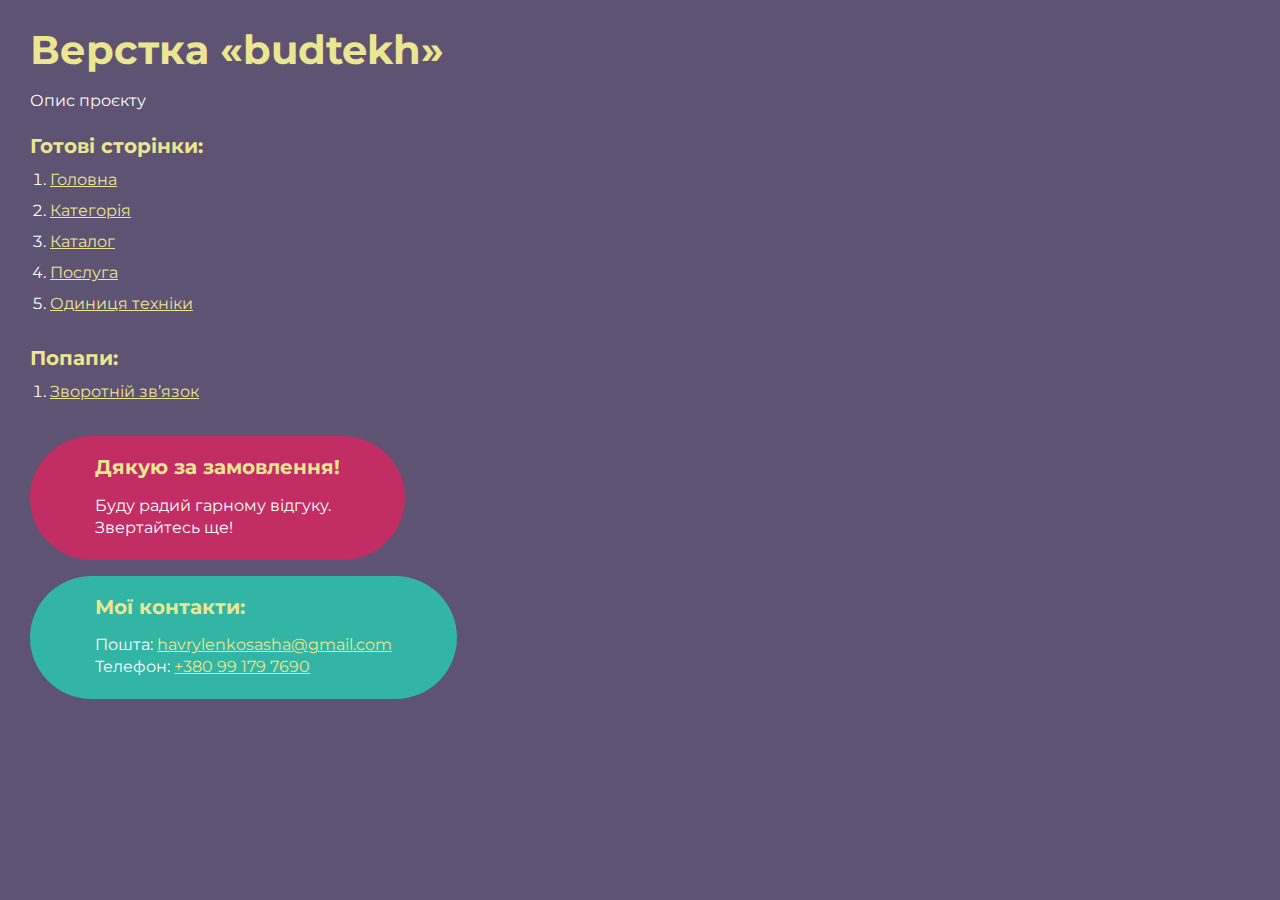
<file: index.html>
<!DOCTYPE html>
<html>

<head>
	<meta charset="UTF-8">
	<meta name="viewport" content="width=device-width, initial-scale=1.0">
	<title>Верстка «budtekh»</title>
</head>

<body>
	<div class="rootpage">
		<h1>Верстка «budtekh»</h1>
		<div class="rootpage__info">
			Опис проєкту
		</div>
		<h2>Готові сторінки:</h2>
		<ol class="rootpage__list">
			<li><a target="_blank" href="home.html">Головна</a></li>
			<li><a target="_blank" href="category.html">Категорія</a></li>
			<li><a target="_blank" href="catalog.html">Каталог</a></li>
			<li><a target="_blank" href="service.html">Послуга</a></li>
			<li><a target="_blank" href="technique.html">Одиниця техніки</a></li>
		</ol>
		<h2>Попапи:</h2>
		<ol class="rootpage__list">
			<li><a target="_blank" href="home.html#popup">Зворотній зв’язок</a></li>
		</ol>
		<div class="rootpage__tnx">
			<h2>Дякую за замовлення!</h2>
			<p>Буду радий гарному відгуку.</p>
			<p>Звертайтесь ще!</p>
		</div>
		<div class="rootpage__contacts">
			<h2>Мої контакти:</h2>
			<p>Пошта: <a href="mailto:email@gmail.com">havrylenkosasha@gmail.com</a></p>
			<p>Телефон: <a href="tel:8800800800">+380 99 179 7690</a></p>
		</div>
	</div>
</body>
<style>
	@charset "UTF-8";
	@import url("https://fonts.googleapis.com/css?family=Montserrat:regular,700&display=swap");

	*,
	*::before,
	*::after {
		padding: 0px;
		margin: 0px;
		border: 0px;
		box-sizing: border-box;
	}

	html,
	body {
		height: 100%;
		margin: 0;
		padding: 0;
		min-width: 320px;
		width: 100%;
		color: #fff;
		background-color: #5e5373;
	}

	body {
		font-family: Montserrat;
		font-size: 100%;
		line-height: 1;
		font-size: 1rem;
	}

	a {
		text-decoration: underline;
		color: #ebe691
	}

	a:visited {
		text-decoration: underline;
		color: #aaa768;
	}

	a:hover {
		text-decoration: none;
	}

	ul li {
		list-style: none;
	}

	img {
		vertical-align: top;
	}

	.wrapper {
		width: 100%;
		min-height: 100%;
		overflow: hidden;
	}

	.rootpage {
		padding: 30px;
		display: flex;
		flex-direction: column;
		align-items: flex-start;
	}

	@media (max-width: 767px) {
		.rootpage {
			padding: 30px 15px;
		}
	}

	h1 {
		color: #ebe691;
		font-size: 2.5rem;
		margin: 0px 0px 1.25rem 0px;
	}

	@media (max-width: 767px) {
		h1 {
			font-size: 1.85rem;
			margin: 0px 0px 1.25rem 0px;
		}
	}

	h2 {
		color: #ebe691;
		font-size: 1.25rem;
		margin: 0px 0px 1rem 0px;
	}

	@media (max-width: 767px) {
		h2 {
			font-size: 1.125rem;
			margin: 0px 0px 1rem 0px;
		}
	}

	.rootpage__info {
		line-height: 140%;
		margin: 0px 0px 1.5rem 0px;
	}

	.rootpage__list {
		margin: 0px 0px 2.25rem 1.25rem;
	}

	.rootpage__list li:not(:last-child) {
		margin: 0px 0px 15px 0px;
	}

	.rootpage__contacts,
	.rootpage__tnx {
		border-radius: 200px;
		padding: 20px 65px;
		line-height: 140%;
	}

	@media (max-width: 767px) {

		.rootpage__contacts,
		.rootpage__tnx {
			border-radius: 40px;
			padding: 20px;
		}
	}

	.rootpage__contacts {
		background: #32b5a4;

	}

	.rootpage__contacts a {
		color: #ebe691;
	}

	.rootpage__tnx {
		background: #c22d63;
		margin: 0px 0px 1rem 0px;
	}
</style>

</html>
</file>
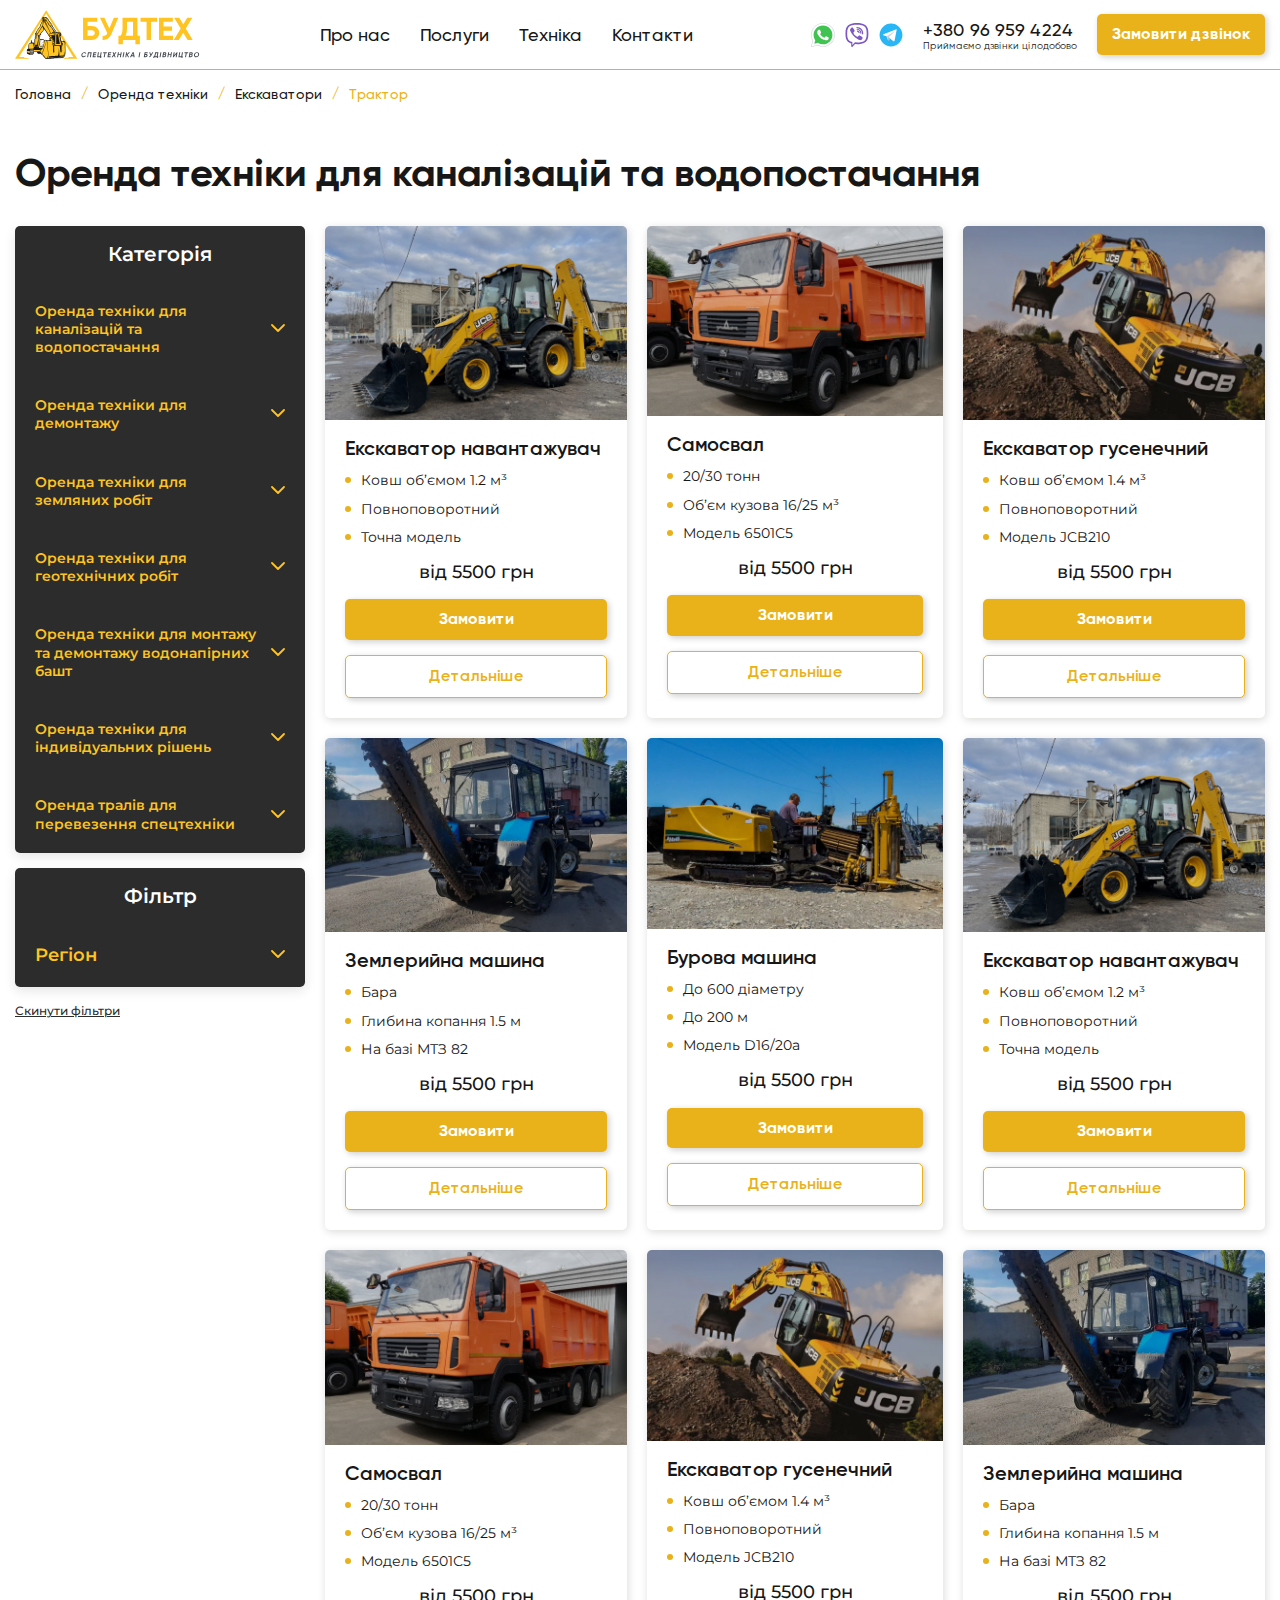
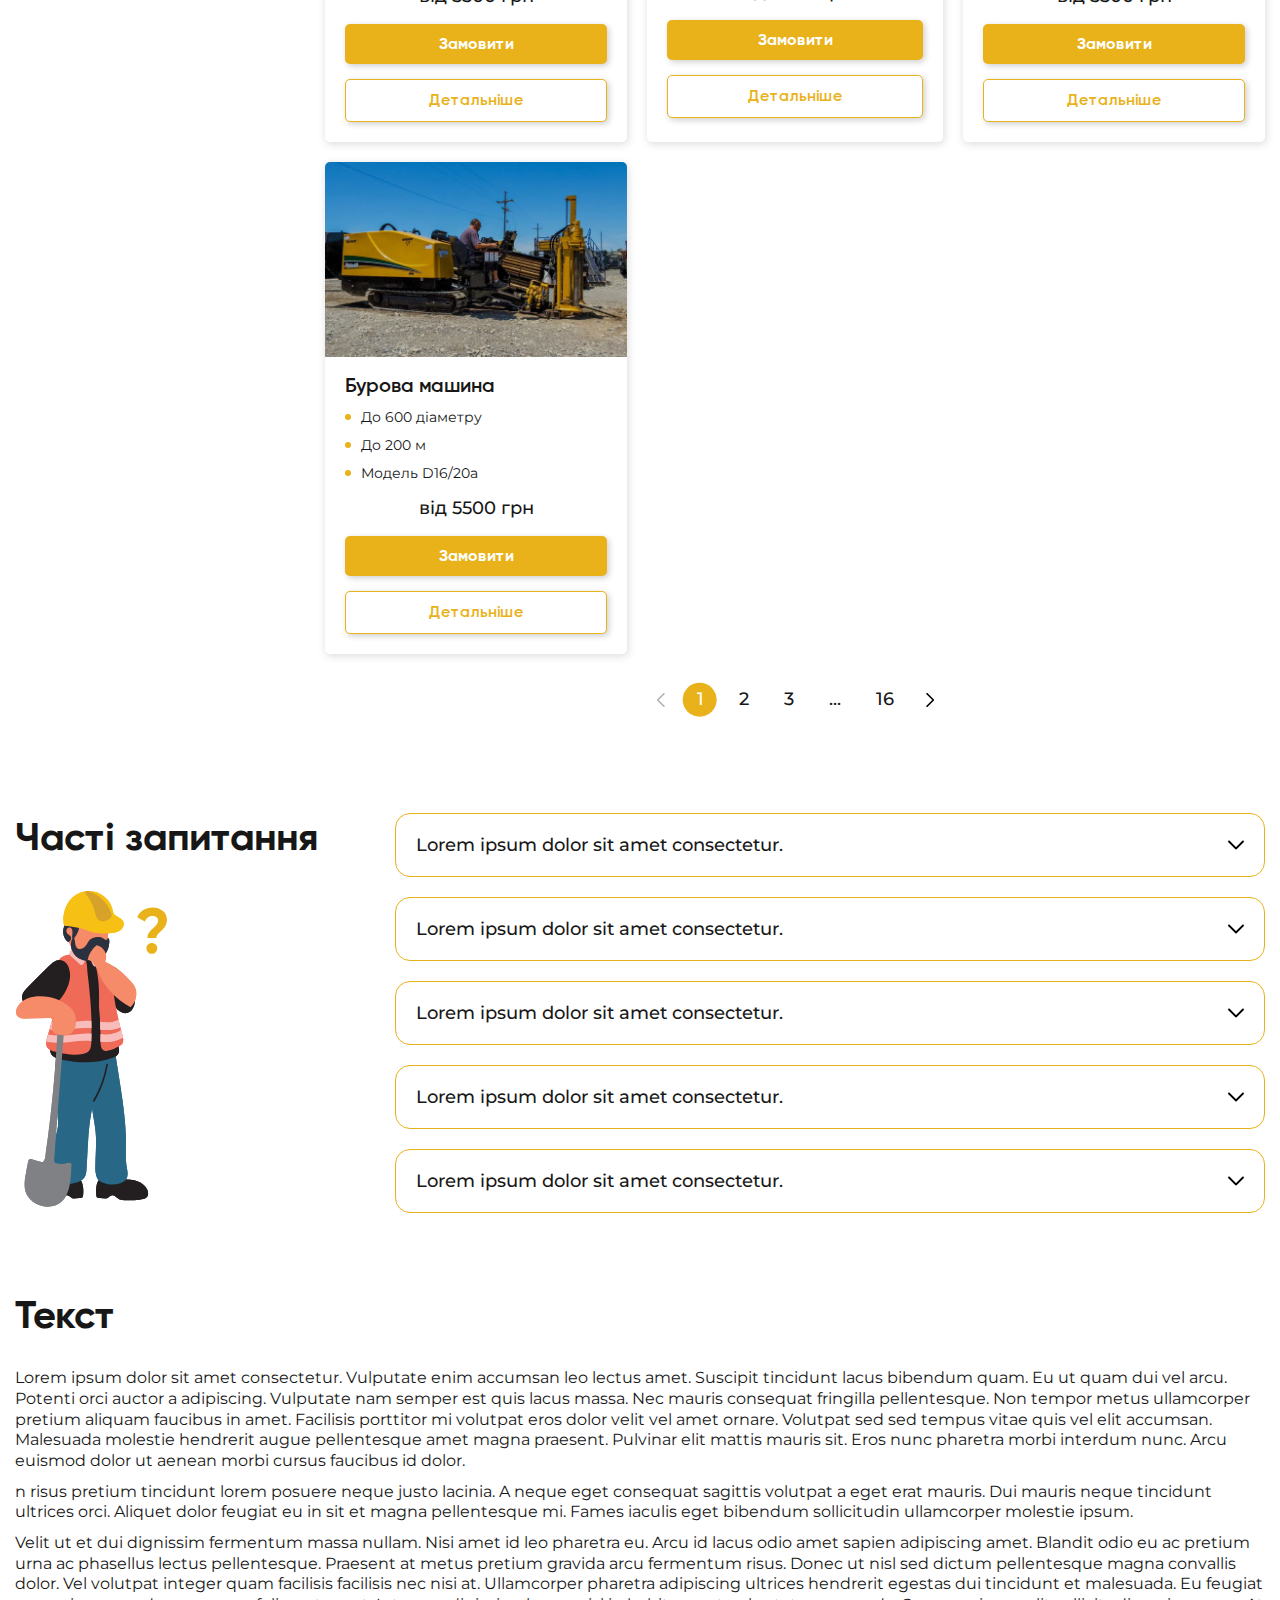
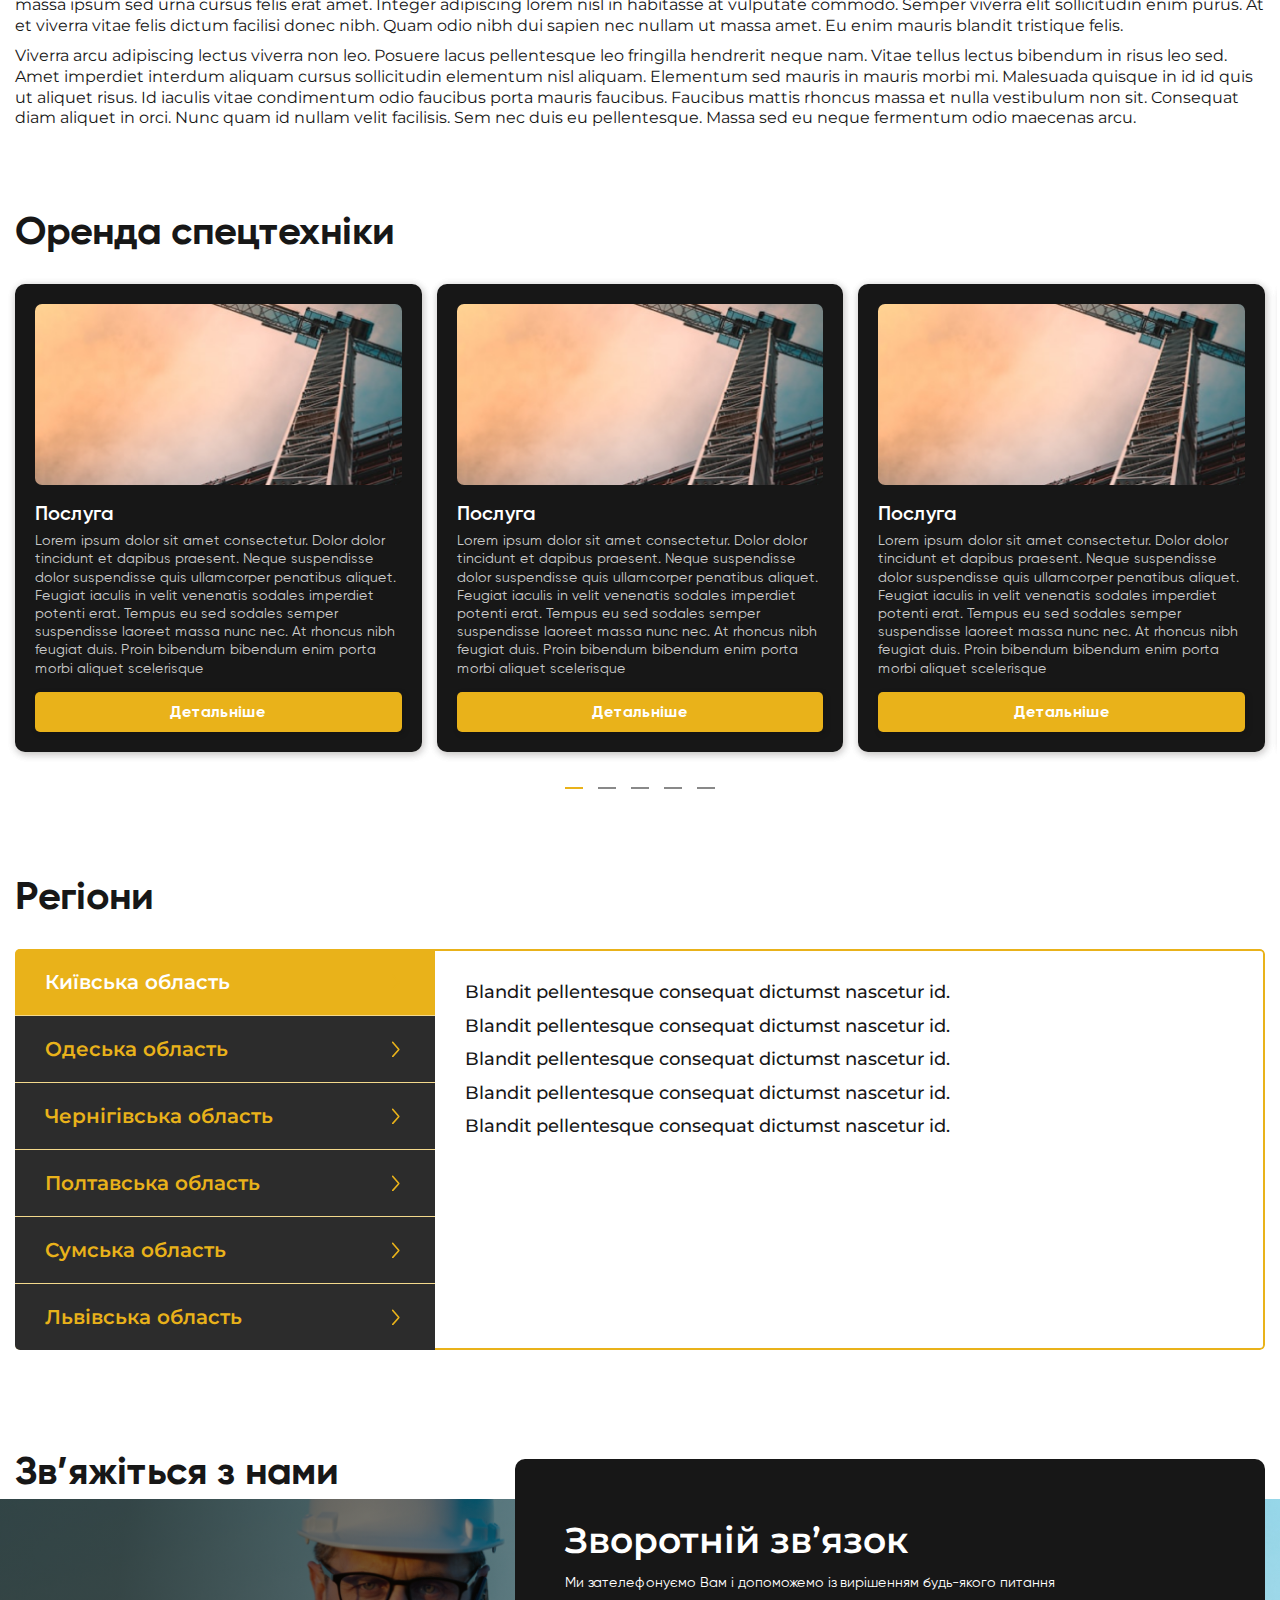
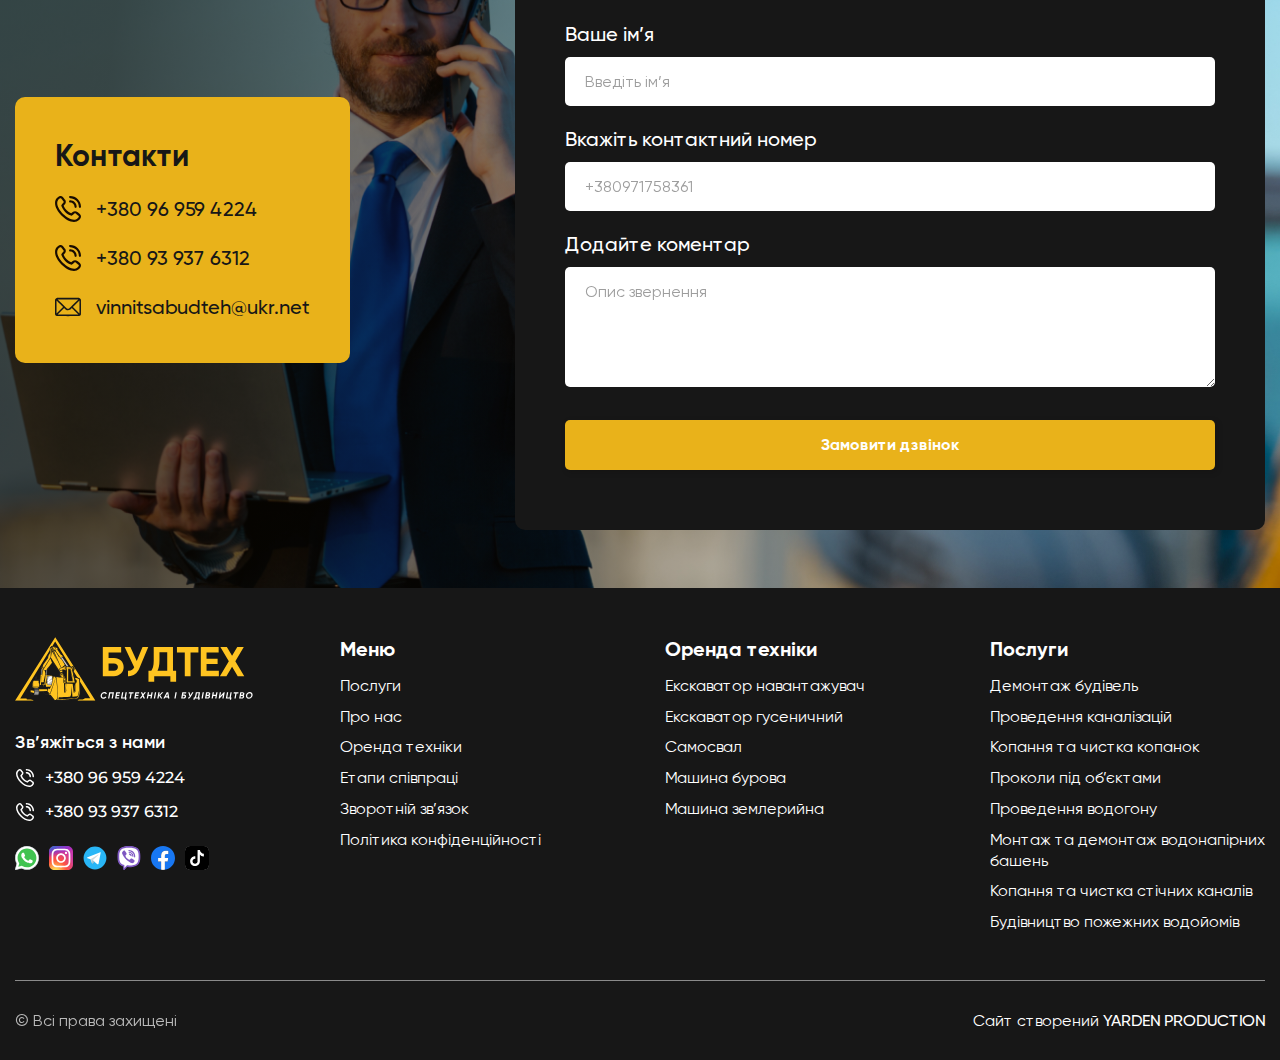
<file: catalog.html>
<!doctype html>
<html lang="uk">

<head>
	<title>Категорія</title>
	<meta charset="UTF-8" />
	<meta name="format-detection" content="telephone=no" />
	<!-- <style>body{opacity: 0;}</style> -->
	<link rel="stylesheet" type="text/css" href="css/style.min.css?_v=20250209111301" />
	<link rel="shortcut icon" href="favicon.ico" />
	<!-- <meta name="robots" content="noindex, nofollow"> -->
	<meta name="viewport" content="width=device-width, initial-scale=1.0" />
	<link rel="preconnect" href="https://fonts.googleapis.com" />
	<link rel="preconnect" href="https://fonts.gstatic.com" crossorigin />
	<link href="https://fonts.googleapis.com/css2?family=Montserrat:wght@100..900&display=swap&_v=20250209111301" rel="stylesheet" />
</head>

<body>
	<div class="wrapper">
		<header class="header _header-fixed">
			<div class="header__container">
				<a href="#" class="header__logo"><img src="img/logo.svg" alt="Логотип" /></a>
				<div class="header__menu menu">
					<nav class="menu__body">
						<ul class="menu__list">
							<li class="menu__item">
								<a data-goto-header data-goto=".about" href="#" class="menu__link">Про нас</a>
							</li>
							<li class="menu__item">
								<span data-title-catalog="services" class="menu__link menu__link--catalog">Послуги</span>
							</li>
							<li class="menu__item">
								<span data-title-catalog="technique" class="menu__link menu__link--catalog">Техніка</span>
							</li>
							<li class="menu__item">
								<a data-goto-header data-goto=".contacts" href="#" class="menu__link">Контакти</a>
							</li>
						</ul>
					</nav>
				</div>
				<div class="header__actions">
					<ul data-da=".menu__body, 767.98, last" class="header__social">
						<li>
							<a href=""><img src="img/social/whatsapp.svg" alt="Whatsapp" /></a>
						</li>
						<li>
							<a href=""><img src="img/social/viber.svg" alt="Viber" /></a>
						</li>
						<li>
							<a href="t.me/olehhorbonos"><img src="img/social/telegram.svg" alt="Telegram" /></a>
						</li>
					</ul>
					<div class="header__contacts">
						<a data-da=".menu__body, 767.98, last" href="mailto:380969594224" class="header__phone">+380 96 959 4224</a>
						<div class="header__description">Приймаємо дзвінки цілодобово</div>
					</div>
					<a data-da=".menu__body, 479.98, last" href="#" data-popup="#popup" class="header__button button">Замовити дзвінок</a>
					<button type="button" class="menu__icon icon-menu"><span></span></button>
				</div>
			</div>
			<nav class="header__breadcrumbs breadcrumbs">
				<ul class="breadcrumbs__container">
					<li class="breadcrumbs__item"><a href="">Головна</a></li>
					<span>/</span>
					<li class="breadcrumbs__item"><a href="">Оренда техніки</a></li>
					<span>/</span>
					<li class="breadcrumbs__item"><a href="">Екскаватори</a></li>
					<span>/</span>
					<li class="breadcrumbs__item breadcrumbs__item--current">Трактор</li>
				</ul>
			</nav>
			<div class="header__catalog catalog-header">
				<div data-catalog="services" class="catalog-header__catalog">
					<div class="catalog-header__container">
						<ul class="catalog-header__items">
							<div class="catalog-header__adapt adapt-catalog-header">
								<button type="button" class="adapt-catalog-header__undo">Назад</button>
								<a href="" class="adapt-catalog-header__link">Послуги</a>
							</div>
							<li class="catalog-header__item">
								<div class="catalog-header__block">
									<div class="catalog-header__title"><a href="">Проведення каналізацій та водопостачання</a></div>

									<div class="catalog-header__sub-block">
										<div class="catalog-header__adapt adapt-catalog-header">
											<button type="button" class="adapt-catalog-header__undo">Назад</button>
											<a href="" class="adapt-catalog-header__link">Проведення каналізацій та водопостачання</a>
										</div>
										<div class="catalog-header__sub-title"><a href="">Монтаж систем водовідведення</a></div>
										<ul class="catalog-header__inner-block">
											<li class="catalog-header__inner-title"><a href="">Проєктування систем водовідведення</a></li>
											<li class="catalog-header__inner-title"><a href="">Монтаж трубопроводів</a></li>
										</ul>
										<div class="catalog-header__sub-title"><a href="">Проведення водогону</a></div>
										<ul class="catalog-header__inner-block">
											<li class="catalog-header__inner-title"><a href="">Проєктування водогону</a></li>
											<li class="catalog-header__inner-title"><a href="">Монтаж трубопроводів</a></li>
										</ul>
										<div class="catalog-header__sub-title"><a href="">Горизонтальне направленне буріння</a></div>
										<ul class="catalog-header__inner-block">
											<li class="catalog-header__inner-title"><a href="">Підготовка</a></li>
											<li class="catalog-header__inner-title"><a href="">Буріння та проколи</a></li>
											<li class="catalog-header__inner-title"><a href="">Монтаж і тестування</a></li>
										</ul>
									</div>
								</div>
							</li>
							<li class="catalog-header__item">
								<div class="catalog-header__block">
									<div class="catalog-header__title"><a href="">Перевезення техніки тралом</a></div>

									<div class="catalog-header__sub-block">
										<div class="catalog-header__adapt adapt-catalog-header">
											<button type="button" class="adapt-catalog-header__undo">Назад</button>
											<a href="" class="adapt-catalog-header__link">Перевезення техніки тралом</a>
										</div>
										<div class="catalog-header__sub-title">
											<a href="">Перевезення екскаваторів та бульдозерів</a>
										</div>
										<ul class="catalog-header__inner-block">
											<li class="catalog-header__inner-title">
												<a href="">Перевезення екскаваторів-навантажувачів</a>
											</li>
											<li class="catalog-header__inner-title"><a href="">Доставка гусеничних екскаваторів</a></li>
											<li class="catalog-header__inner-title"><a href="">Транспортування бульдозерів</a></li>
										</ul>
										<div class="catalog-header__sub-title"><a href="">Перевезення спеціалізованої техніки</a></div>
										<ul class="catalog-header__inner-block">
											<li class="catalog-header__inner-title"><a href="">Транспортування траншеєкопачів</a></li>
											<li class="catalog-header__inner-title"><a href="">Доставка бурової техніки</a></li>
										</ul>
										<div class="catalog-header__sub-title"><a href="">Доставка великогабаритних вантажів</a></div>
										<ul class="catalog-header__inner-block">
											<li class="catalog-header__inner-title"><a href="">Перевезення надважких вантажів</a></li>
											<li class="catalog-header__inner-title">
												<a href="">Доставка кількох одиниць техніки одночасно</a>
											</li>
										</ul>
									</div>
								</div>
							</li>
							<li class="catalog-header__item">
								<div class="catalog-header__block">
									<div class="catalog-header__title"><a href="">Земляні роботи</a></div>

									<div class="catalog-header__sub-block">
										<div class="catalog-header__adapt adapt-catalog-header">
											<button type="button" class="adapt-catalog-header__undo">Назад</button>
											<a href="" class="adapt-catalog-header__link">Земляні роботи</a>
										</div>
										<div class="catalog-header__sub-title">
											<a href="">Копання та чистка копанок, стічних каналів</a>
										</div>
										<ul class="catalog-header__inner-block">
											<li class="catalog-header__inner-title"><a href="">Чистка копанок</a></li>
											<li class="catalog-header__inner-title"><a href="">Копання каналів</a></li>
										</ul>
										<div class="catalog-header__sub-title"><a href="">Прокладка труб і кабелів</a></div>
										<ul class="catalog-header__inner-block">
											<li class="catalog-header__inner-title"><a href="">Прокладка інженерних мереж</a></li>
											<li class="catalog-header__inner-title"><a href="">Ущільнення ґрунту після монтажу</a></li>
										</ul>
										<div class="catalog-header__sub-title"><a href="">Корчування дерев і пнів</a></div>
										<ul class="catalog-header__inner-block">
											<li class="catalog-header__inner-title"><a href="">Корчування дерев</a></li>
											<li class="catalog-header__inner-title"><a href="">Очищення території для будівництва</a></li>
										</ul>
										<div class="catalog-header__sub-title"><a href="">Висипання доріг щебенем, піском</a></div>
										<ul class="catalog-header__inner-block">
											<li class="catalog-header__inner-title">
												<a href="">Облаштування тимчасових доріг для будівництва</a>
											</li>
											<li class="catalog-header__inner-title"><a href="">Покращення дорожнього покриття</a></li>
										</ul>
									</div>
								</div>
							</li>
							<li class="catalog-header__item">
								<div class="catalog-header__block">
									<div class="catalog-header__title"><a href="">Демонтажні роботи</a></div>

									<div class="catalog-header__sub-block">
										<div class="catalog-header__adapt adapt-catalog-header">
											<button type="button" class="adapt-catalog-header__undo">Назад</button>
											<a href="" class="adapt-catalog-header__link">Демонтажні роботи</a>
										</div>
										<div class="catalog-header__sub-title"><a href="">Знесення будівель і споруд</a></div>
										<ul class="catalog-header__inner-block">
											<li class="catalog-header__inner-title"><a href="">Демонтаж споруд</a></li>
											<li class="catalog-header__inner-title"><a href="">Розчистка після знесення</a></li>
										</ul>
										<div class="catalog-header__sub-title"><a href="">Розчистка територій та планування</a></div>
										<ul class="catalog-header__inner-block">
											<li class="catalog-header__inner-title"><a href="">Очищення ділянки</a></li>
											<li class="catalog-header__inner-title"><a href="">Підготовка під забудову</a></li>
										</ul>
										<div class="catalog-header__sub-title">
											<a href="">Завантаження і вивіз будівельного сміття</a>
										</div>
										<ul class="catalog-header__inner-block">
											<li class="catalog-header__inner-title"><a href="">Сортування відходів</a></li>
											<li class="catalog-header__inner-title"><a href="">Транспортування відходів</a></li>
										</ul>
									</div>
								</div>
							</li>
							<li class="catalog-header__item">
								<div class="catalog-header__block">
									<div class="catalog-header__title"><a href="">Геотехнічні послуги</a></div>

									<div class="catalog-header__sub-block">
										<div class="catalog-header__adapt adapt-catalog-header">
											<button type="button" class="adapt-catalog-header__undo">Назад</button>
											<a href="" class="adapt-catalog-header__link">Геотехнічні послуги</a>
										</div>
										<div class="catalog-header__sub-title"><a href="">Проколи під об'єктами</a></div>
										<div class="catalog-header__sub-title">
											<a href="">Будівництво пожежних водойм і резервуарів</a>
										</div>
									</div>
								</div>
							</li>
							<li class="catalog-header__item">
								<div class="catalog-header__block">
									<div class="catalog-header__title"><a href="">Монтажні роботи</a></div>

									<div class="catalog-header__sub-block">
										<div class="catalog-header__adapt adapt-catalog-header">
											<button type="button" class="adapt-catalog-header__undo">Назад</button>
											<a href="" class="adapt-catalog-header__link">Монтажні роботи</a>
										</div>
										<div class="catalog-header__sub-title"><a href="">Монтаж і демонтаж водонапірних башт</a></div>
										<ul class="catalog-header__inner-block">
											<li class="catalog-header__inner-title"><a href="">Будівництво водонапірних конструкцій</a></li>
											<li class="catalog-header__inner-title"><a href="">Демонтаж водонапірних башт</a></li>
										</ul>
									</div>
								</div>
							</li>
							<li class="catalog-header__item">
								<div class="catalog-header__block">
									<div class="catalog-header__title"><a href="">Індивідуальні рішення</a></div>

									<div class="catalog-header__sub-block">
										<div class="catalog-header__adapt adapt-catalog-header">
											<button type="button" class="adapt-catalog-header__undo">Назад</button>
											<a href="" class="adapt-catalog-header__link">Індивідуальні рішення</a>
										</div>
										<div class="catalog-header__sub-title"><a href="">Чистка водойм</a></div>
										<div class="catalog-header__sub-title">
											<a href="">Спеціалізовані бурові роботи (глибоке буріння)</a>
										</div>
									</div>
								</div>
							</li>
						</ul>
					</div>
				</div>
				<div data-catalog="technique" class="catalog-header__catalog">
					<div class="catalog-header__container">
						<ul class="catalog-header__items">
							<div class="catalog-header__adapt adapt-catalog-header">
								<button type="button" class="adapt-catalog-header__undo">Назад</button>
								<a href="" class="adapt-catalog-header__link">Послуги</a>
							</div>
							<li class="catalog-header__item">
								<div class="catalog-header__block">
									<div class="catalog-header__title">
										<a href="">Оренда техніки для каналізацій та водопостачання</a>
									</div>

									<div class="catalog-header__sub-block">
										<div class="catalog-header__adapt adapt-catalog-header">
											<button type="button" class="adapt-catalog-header__undo">Назад</button>
											<a href="" class="adapt-catalog-header__link">Оренда техніки для каналізацій та водопостачання</a>
										</div>
										<div class="catalog-header__sub-title">
											<a href="">Екскаватори-навантажувачі для монтажу трубопроводів</a>
										</div>
										<div class="catalog-header__sub-title"><a href="">Бурові установки для ГНБ</a></div>
										<div class="catalog-header__sub-title">
											<a href="">Самоскиди для транспортування матеріалів</a>
										</div>
									</div>
								</div>
							</li>
							<li class="catalog-header__item">
								<div class="catalog-header__block">
									<div class="catalog-header__title"><a href="">Оренда техніки для демонтажу</a></div>

									<div class="catalog-header__sub-block">
										<div class="catalog-header__adapt adapt-catalog-header">
											<button type="button" class="adapt-catalog-header__undo">Назад</button>
											<a href="" class="adapt-catalog-header__link">Оренда техніки для демонтажу</a>
										</div>
										<div class="catalog-header__sub-title">
											<a href="">Гусеничні екскаватори для знесення будівель</a>
										</div>
										<div class="catalog-header__sub-title"><a href="">Бульдозери для розчистки територій</a></div>
										<div class="catalog-header__sub-title"><a href="">Самоскиди для вивезення сміття</a></div>
									</div>
								</div>
							</li>
							<li class="catalog-header__item">
								<div class="catalog-header__block">
									<div class="catalog-header__title"><a href="">Оренда техніки для земляних робіт</a></div>

									<div class="catalog-header__sub-block">
										<div class="catalog-header__adapt adapt-catalog-header">
											<button type="button" class="adapt-catalog-header__undo">Назад</button>
											<a href="" class="adapt-catalog-header__link">Оренда техніки для земляних робіт</a>
										</div>
										<div class="catalog-header__sub-title">
											<a href="">Екскаватори для копання копанок і каналів</a>
										</div>
										<div class="catalog-header__sub-title"><a href="">Бульдозери для корчування пнів</a></div>
										<div class="catalog-header__sub-title"><a href="">Самоскиди для висипання доріг щебенем</a></div>
									</div>
								</div>
							</li>
							<li class="catalog-header__item">
								<div class="catalog-header__block">
									<div class="catalog-header__title"><a href="">Оренда техніки для геотехнічних робіт</a></div>

									<div class="catalog-header__sub-block">
										<div class="catalog-header__adapt adapt-catalog-header">
											<button type="button" class="adapt-catalog-header__undo">Назад</button>
											<a href="" class="adapt-catalog-header__link">Оренда техніки для геотехнічних робіт</a>
										</div>
										<div class="catalog-header__sub-title"><a href="">Установки для проколів під об'єктами</a></div>
										<div class="catalog-header__sub-title">
											<a href="">Техніка для будівництва водойм і резервуарів</a>
										</div>
									</div>
								</div>
							</li>
							<li class="catalog-header__item">
								<div class="catalog-header__block">
									<div class="catalog-header__title">
										<a href="">Оренда техніки для монтажу та демонтажу водонапірних башт</a>
									</div>

									<div class="catalog-header__sub-block">
										<div class="catalog-header__adapt adapt-catalog-header">
											<button type="button" class="adapt-catalog-header__undo">Назад</button>
											<a href="" class="adapt-catalog-header__link">Оренда техніки для монтажу та демонтажу водонапірних башт</a>
										</div>
										<div class="catalog-header__sub-title"><a href="">Крани для монтажу конструкцій</a></div>
										<div class="catalog-header__sub-title"><a href="">Гусеничні екскаватори для демонтажу</a></div>
										<div class="catalog-header__sub-title">
											<a href="">Самоскиди для вивезення залишків конструкцій</a>
										</div>
									</div>
								</div>
							</li>
							<li class="catalog-header__item">
								<div class="catalog-header__block">
									<div class="catalog-header__title"><a href="">Оренда техніки для індивідуальних рішень</a></div>

									<div class="catalog-header__sub-block">
										<div class="catalog-header__adapt adapt-catalog-header">
											<button type="button" class="adapt-catalog-header__undo">Назад</button>
											<a href="" class="adapt-catalog-header__link">Оренда техніки для індивідуальних рішень</a>
										</div>
										<div class="catalog-header__sub-title">
											<a href="">Траншеєкопачі для спеціалізованих бурових робіт</a>
										</div>
										<div class="catalog-header__sub-title"><a href="">Екскаватори для чистки водойм</a></div>
									</div>
								</div>
							</li>
							<li class="catalog-header__item">
								<div class="catalog-header__block">
									<div class="catalog-header__title"><a href="">Оренда тралів для перевезення спецтехніки</a></div>

									<div class="catalog-header__sub-block">
										<div class="catalog-header__adapt adapt-catalog-header">
											<button type="button" class="adapt-catalog-header__undo">Назад</button>
											<a href="" class="adapt-catalog-header__link">Оренда тралів для перевезення спецтехніки</a>
										</div>
										<div class="catalog-header__sub-title">
											<a href="">Трали для транспортування екскаваторів і бульдозерів</a>
										</div>
										<div class="catalog-header__sub-title">
											<a href="">Спеціалізовані платформи для бурової техніки</a>
										</div>
										<div class="catalog-header__sub-title"><a href="">Тягачі для великогабаритних вантажів</a></div>
									</div>
								</div>
							</li>
						</ul>
					</div>
				</div>
			</div>
		</header>
		<main class="page">
			<section class="page__catalog catalog">
				<div class="catalog__container">
					<h1 class="catalog__title title">Оренда техніки для каналізацій та водопостачання</h1>
					<div class="catalog__content">
						<aside data-spollers="991, max" class="catalog__filter filter-catalog">
							<details class="filter-catalog__item">
								<summary class="filter-catalog__title">Категорія</summary>
								<!-- <div class="filter-catalog__body filter-catalog-links"> -->
								<ul data-spollers class="filter-catalog-links__items">
									<details class="filter-catalog-links__item">
										<summary class="filter-catalog-links__title">
											<a href="">Оренда техніки для каналізацій та водопостачання</a>
										</summary>
										<div class="filter-catalog-links__body">
											<ul>
												<li><a href="">Екскаватори-навантажувачі для монтажу трубопроводів</a></li>
												<li><a href="">Бурові установки для ГНБ</a></li>
												<li><a href="">Самоскиди для транспортування матеріалів</a></li>
											</ul>
										</div>
									</details>
									<details class="filter-catalog-links__item">
										<summary class="filter-catalog-links__title">Оренда техніки для демонтажу</summary>
										<div class="filter-catalog-links__body">
											<ul>
												<li><a href="">Гусеничні екскаватори для знесення будівель</a></li>
												<li><a href="">Бульдозери для розчистки територій</a></li>
												<li><a href="">Самоскиди для вивезення сміття</a></li>
											</ul>
										</div>
									</details>
									<details class="filter-catalog-links__item">
										<summary class="filter-catalog-links__title">Оренда техніки для земляних робіт</summary>
										<div class="filter-catalog-links__body">
											<ul>
												<li><a href="">Екскаватори для копання копанок і каналів</a></li>
												<li><a href="">Бульдозери для корчування пнів</a></li>
												<li><a href="">Самоскиди для висипання доріг щебенем</a></li>
											</ul>
										</div>
									</details>
									<details class="filter-catalog-links__item">
										<summary class="filter-catalog-links__title">Оренда техніки для геотехнічних робіт</summary>
										<div class="filter-catalog-links__body">
											<ul>
												<li><a href="">Установки для проколів під об'єктами</a></li>
												<li><a href="">Техніка для будівництва водойм і резервуарів</a></li>
											</ul>
										</div>
									</details>
									<details class="filter-catalog-links__item">
										<summary class="filter-catalog-links__title">
											Оренда техніки для монтажу та демонтажу водонапірних башт
										</summary>
										<div class="filter-catalog-links__body">
											<ul>
												<li><a href="">Крани для монтажу конструкцій</a></li>
												<li><a href="">Гусеничні екскаватори для демонтажу</a></li>
												<li><a href="">Самоскиди для вивезення залишків конструкцій</a></li>
											</ul>
										</div>
									</details>
									<details class="filter-catalog-links__item">
										<summary class="filter-catalog-links__title">Оренда техніки для індивідуальних рішень</summary>
										<div class="filter-catalog-links__body">
											<ul>
												<li><a href="">Траншеєкопачі для спеціалізованих бурових робіт</a></li>
												<li><a href="">Екскаватори для чистки водойм</a></li>
											</ul>
										</div>
									</details>
									<details class="filter-catalog-links__item">
										<summary class="filter-catalog-links__title">Оренда тралів для перевезення спецтехніки</summary>
										<div class="filter-catalog-links__body">
											<ul>
												<li><a href="">Трали для транспортування екскаваторів і бульдозерів</a></li>
												<li><a href="">Спеціалізовані платформи для бурової техніки</a></li>
												<li><a href="">Тягачі для великогабаритних вантажів</a></li>
											</ul>
										</div>
									</details>
								</ul>
								<!-- </div> -->
							</details>
							<details class="filter-catalog__item">
								<summary class="filter-catalog__title">Фільтр</summary>
								<div class="filter-catalog__body filter-catalog-choose">
									<ul data-spollers class="filter-catalog-choose__items">
										<details class="filter-catalog-choose__item">
											<summary class="filter-catalog-choose__title">Регіон</summary>
											<div class="filter-catalog-choose__body">
												<ul class="filter-catalog-choose__checkboxes">
													<li class="filter-catalog-choose__checkbox">
														<input id="c_1" data-error="Помилка" class="checkbox__input" type="checkbox" value="1" name="form[]" />
														<label for="c_1" class="checkbox__label"><span class="checkbox__text">Київ</span></label>
													</li>
													<li class="filter-catalog-choose__checkbox">
														<input id="c_2" data-error="Помилка" class="checkbox__input" type="checkbox" value="1" name="form[]" />
														<label for="c_2" class="checkbox__label"><span class="checkbox__text">Вінниця</span></label>
													</li>
													<li class="filter-catalog-choose__checkbox">
														<input id="c_3" data-error="Помилка" class="checkbox__input" type="checkbox" value="1" name="form[]" />
														<label for="c_3" class="checkbox__label"><span class="checkbox__text">Одеса</span></label>
													</li>
												</ul>
											</div>
										</details>
									</ul>
								</div>
							</details>
							<a href="" class="filter-catalog__reset">Скинути фільтри</a>
						</aside>
						<div class="catalog__main">
							<div class="catalog__items">
								<article class="catalog__item item-technique">
									<a data-goto-header data-goto=".contacts" href="#" class="item-technique__image">
										<img src="img/technique/1.jpg" alt="Екскаватор навантажувач" />
									</a>
									<div class="item-technique__body">
										<div class="item-technique__content">
											<a data-goto-header data-goto=".contacts" href="#" class="item-technique__title">
												Екскаватор навантажувач
											</a>
											<ul class="item-technique__features">
												<li>Ковш об’ємом 1.2 м³</li>
												<li>Повноповоротний</li>
												<li>Точна модель</li>
											</ul>
										</div>
										<div class="item-technique__price">від 5500 грн</div>
										<a data-goto-header data-goto=".contacts" href="#" class="item-technique__button button">Замовити</a>
										<a data-goto-header data-goto=".contacts" href="#" class="item-technique__button button button--white">Детальніше</a>
									</div>
								</article>
								<article class="catalog__item item-technique">
									<a data-goto-header data-goto=".contacts" href="#" class="item-technique__image">
										<img src="img/technique/2.jpg" alt="Самосвал" />
									</a>
									<div class="item-technique__body">
										<div class="item-technique__content">
											<a data-goto-header data-goto=".contacts" href="#" class="item-technique__title"> Самосвал </a>
											<ul class="item-technique__features">
												<li>20/30 тонн</li>
												<li>Обʼєм кузова 16/25 м³</li>
												<li>Модель 6501С5</li>
											</ul>
										</div>
										<div class="item-technique__price">від 5500 грн</div>
										<a data-goto-header data-goto=".contacts" href="#" class="item-technique__button button">Замовити</a>
										<a data-goto-header data-goto=".contacts" href="#" class="item-technique__button button button--white">Детальніше</a>
									</div>
								</article>
								<article class="catalog__item item-technique">
									<a data-goto-header data-goto=".contacts" href="#" class="item-technique__image">
										<img src="img/technique/3.jpg" alt="Екскаватор гусенечний" />
									</a>
									<div class="item-technique__body">
										<div class="item-technique__content">
											<a data-goto-header data-goto=".contacts" href="№" class="item-technique__title">
												Екскаватор гусенечний
											</a>
											<ul class="item-technique__features">
												<li>Ковш об’ємом 1.4 м³</li>
												<li>Повноповоротний</li>
												<li>Модель JCB210</li>
											</ul>
										</div>
										<div class="item-technique__price">від 5500 грн</div>
										<a data-goto-header data-goto=".contacts" href="#" class="item-technique__button button">Замовити</a>
										<a data-goto-header data-goto=".contacts" href="#" class="item-technique__button button button--white">Детальніше</a>
									</div>
								</article>
								<article class="catalog__item item-technique">
									<a data-goto-header data-goto=".contacts" href="#" class="item-technique__image">
										<img src="img/technique/4.jpg" alt="Землерийна машина" />
									</a>
									<div class="item-technique__body">
										<div class="item-technique__content">
											<a data-goto-header data-goto=".contacts" href="#" class="item-technique__title">
												Землерийна машина
											</a>
											<ul class="item-technique__features">
												<li>Бара</li>
												<li>Глибина копання 1.5 м</li>
												<li>На базі МТЗ 82</li>
											</ul>
										</div>
										<div class="item-technique__price">від 5500 грн</div>
										<a data-goto-header data-goto=".contacts" href="#" class="item-technique__button button">Замовити</a>
										<a data-goto-header data-goto=".contacts" href="#" class="item-technique__button button button--white">Детальніше</a>
									</div>
								</article>
								<article class="catalog__item item-technique">
									<a data-goto-header data-goto=".contacts" href="#" class="item-technique__image">
										<img src="img/technique/5.jpg" alt="Бурова машина" />
									</a>
									<div class="item-technique__body">
										<div class="item-technique__content">
											<a data-goto-header data-goto=".contacts" href="#" class="item-technique__title">
												Бурова машина
											</a>
											<ul class="item-technique__features">
												<li>До 600 діаметру</li>
												<li>До 200 м</li>
												<li>Модель D16/20a</li>
											</ul>
										</div>
										<div class="item-technique__price">від 5500 грн</div>
										<a data-goto-header data-goto=".contacts" href="#" class="item-technique__button button">Замовити</a>
										<a data-goto-header data-goto=".contacts" href="#" class="item-technique__button button button--white">Детальніше</a>
									</div>
								</article>
								<article class="catalog__item item-technique">
									<a data-goto-header data-goto=".contacts" href="#" class="item-technique__image">
										<img src="img/technique/1.jpg" alt="Екскаватор навантажувач" />
									</a>
									<div class="item-technique__body">
										<div class="item-technique__content">
											<a data-goto-header data-goto=".contacts" href="#" class="item-technique__title">
												Екскаватор навантажувач
											</a>
											<ul class="item-technique__features">
												<li>Ковш об’ємом 1.2 м³</li>
												<li>Повноповоротний</li>
												<li>Точна модель</li>
											</ul>
										</div>
										<div class="item-technique__price">від 5500 грн</div>
										<a data-goto-header data-goto=".contacts" href="#" class="item-technique__button button">Замовити</a>
										<a data-goto-header data-goto=".contacts" href="#" class="item-technique__button button button--white">Детальніше</a>
									</div>
								</article>
								<article class="catalog__item item-technique">
									<a data-goto-header data-goto=".contacts" href="#" class="item-technique__image">
										<img src="img/technique/2.jpg" alt="Самосвал" />
									</a>
									<div class="item-technique__body">
										<div class="item-technique__content">
											<a data-goto-header data-goto=".contacts" href="#" class="item-technique__title"> Самосвал </a>
											<ul class="item-technique__features">
												<li>20/30 тонн</li>
												<li>Обʼєм кузова 16/25 м³</li>
												<li>Модель 6501С5</li>
											</ul>
										</div>
										<div class="item-technique__price">від 5500 грн</div>
										<a data-goto-header data-goto=".contacts" href="#" class="item-technique__button button">Замовити</a>
										<a data-goto-header data-goto=".contacts" href="#" class="item-technique__button button button--white">Детальніше</a>
									</div>
								</article>
								<article class="catalog__item item-technique">
									<a data-goto-header data-goto=".contacts" href="#" class="item-technique__image">
										<img src="img/technique/3.jpg" alt="Екскаватор гусенечний" />
									</a>
									<div class="item-technique__body">
										<div class="item-technique__content">
											<a data-goto-header data-goto=".contacts" href="№" class="item-technique__title">
												Екскаватор гусенечний
											</a>
											<ul class="item-technique__features">
												<li>Ковш об’ємом 1.4 м³</li>
												<li>Повноповоротний</li>
												<li>Модель JCB210</li>
											</ul>
										</div>
										<div class="item-technique__price">від 5500 грн</div>
										<a data-goto-header data-goto=".contacts" href="#" class="item-technique__button button">Замовити</a>
										<a data-goto-header data-goto=".contacts" href="#" class="item-technique__button button button--white">Детальніше</a>
									</div>
								</article>
								<article class="catalog__item item-technique">
									<a data-goto-header data-goto=".contacts" href="#" class="item-technique__image">
										<img src="img/technique/4.jpg" alt="Землерийна машина" />
									</a>
									<div class="item-technique__body">
										<div class="item-technique__content">
											<a data-goto-header data-goto=".contacts" href="#" class="item-technique__title">
												Землерийна машина
											</a>
											<ul class="item-technique__features">
												<li>Бара</li>
												<li>Глибина копання 1.5 м</li>
												<li>На базі МТЗ 82</li>
											</ul>
										</div>
										<div class="item-technique__price">від 5500 грн</div>
										<a data-goto-header data-goto=".contacts" href="#" class="item-technique__button button">Замовити</a>
										<a data-goto-header data-goto=".contacts" href="#" class="item-technique__button button button--white">Детальніше</a>
									</div>
								</article>
								<article class="catalog__item item-technique">
									<a data-goto-header data-goto=".contacts" href="#" class="item-technique__image">
										<img src="img/technique/5.jpg" alt="Бурова машина" />
									</a>
									<div class="item-technique__body">
										<div class="item-technique__content">
											<a data-goto-header data-goto=".contacts" href="#" class="item-technique__title">
												Бурова машина
											</a>
											<ul class="item-technique__features">
												<li>До 600 діаметру</li>
												<li>До 200 м</li>
												<li>Модель D16/20a</li>
											</ul>
										</div>
										<div class="item-technique__price">від 5500 грн</div>
										<a data-goto-header data-goto=".contacts" href="#" class="item-technique__button button">Замовити</a>
										<a data-goto-header data-goto=".contacts" href="#" class="item-technique__button button button--white">Детальніше</a>
									</div>
								</article>
							</div>
							<nav class="catalog__pagination pages-pagination pages-pagination--catalog">
								<button type="button" disabled class="pages-pagination__arrow pages-pagination__arrow--prev"></button>
								<ul class="pages-pagination__list">
									<li class="pages-pagination__item _active"><a href="">1</a></li>
									<li class="pages-pagination__item"><a href="">2</a></li>
									<li class="pages-pagination__item"><a href="">3</a></li>
									<li class="pages-pagination__item"><a href="">...</a></li>
									<li class="pages-pagination__item"><a href="">16</a></li>
								</ul>
								<button type="button" class="pages-pagination__arrow pages-pagination__arrow--next"></button>
							</nav>
						</div>
					</div>
				</div>
			</section>
			<section class="page__faq faq">
				<div class="faq__container">
					<div class="faq__desc">
						<h2 class="faq__title title">Часті запитання</h2>
						<div class="faq__image">
							<img src="img/builder.svg" alt="Builder" />
						</div>
					</div>
					<div data-spollers data-one-spoller class="faq__spollers spollers-faq">
						<details class="spollers-faq__item">
							<summary class="spollers-faq__title">Lorem ipsum dolor sit amet consectetur.</summary>
							<div class="spollers-faq__body text">
								<p>
									Lorem ipsum dolor sit amet consectetur. Blandit pellentesque consequat dictumst nascetur id. Purus
									volutpat consectetur vulputate mauris sed varius commodo viverra. Mauris dictumst praesent lobortis
									eget tempor fermentum nunc sit etiam.
								</p>
								<p>
									Iaculis sed sollicitudin sit amet ultricies tempor condimentum ultrices id. Pharetra in porta
									pulvinar luctus semper quam. Suscipit adipiscing condimentum sed porttitor sit commodo. Enim rutrum
									nunc magnis viverra nibh ultrices. Vitae praesent erat neque enim aliquet.
								</p>
							</div>
						</details>
						<details class="spollers-faq__item">
							<summary class="spollers-faq__title">Lorem ipsum dolor sit amet consectetur.</summary>
							<div class="spollers-faq__body text">
								<p>
									Lorem ipsum dolor sit amet consectetur. Blandit pellentesque consequat dictumst nascetur id. Purus
									volutpat consectetur vulputate mauris sed varius commodo viverra. Mauris dictumst praesent lobortis
									eget tempor fermentum nunc sit etiam.
								</p>
								<p>
									Iaculis sed sollicitudin sit amet ultricies tempor condimentum ultrices id. Pharetra in porta
									pulvinar luctus semper quam. Suscipit adipiscing condimentum sed porttitor sit commodo. Enim rutrum
									nunc magnis viverra nibh ultrices. Vitae praesent erat neque enim aliquet.
								</p>
							</div>
						</details>
						<details class="spollers-faq__item">
							<summary class="spollers-faq__title">Lorem ipsum dolor sit amet consectetur.</summary>
							<div class="spollers-faq__body text">
								<p>
									Lorem ipsum dolor sit amet consectetur. Blandit pellentesque consequat dictumst nascetur id. Purus
									volutpat consectetur vulputate mauris sed varius commodo viverra. Mauris dictumst praesent lobortis
									eget tempor fermentum nunc sit etiam.
								</p>
								<p>
									Iaculis sed sollicitudin sit amet ultricies tempor condimentum ultrices id. Pharetra in porta
									pulvinar luctus semper quam. Suscipit adipiscing condimentum sed porttitor sit commodo. Enim rutrum
									nunc magnis viverra nibh ultrices. Vitae praesent erat neque enim aliquet.
								</p>
							</div>
						</details>
						<details class="spollers-faq__item">
							<summary class="spollers-faq__title">Lorem ipsum dolor sit amet consectetur.</summary>
							<div class="spollers-faq__body text">
								<p>
									Lorem ipsum dolor sit amet consectetur. Blandit pellentesque consequat dictumst nascetur id. Purus
									volutpat consectetur vulputate mauris sed varius commodo viverra. Mauris dictumst praesent lobortis
									eget tempor fermentum nunc sit etiam.
								</p>
								<p>
									Iaculis sed sollicitudin sit amet ultricies tempor condimentum ultrices id. Pharetra in porta
									pulvinar luctus semper quam. Suscipit adipiscing condimentum sed porttitor sit commodo. Enim rutrum
									nunc magnis viverra nibh ultrices. Vitae praesent erat neque enim aliquet.
								</p>
							</div>
						</details>
						<details class="spollers-faq__item">
							<summary class="spollers-faq__title">Lorem ipsum dolor sit amet consectetur.</summary>
							<div class="spollers-faq__body text">
								<p>
									Lorem ipsum dolor sit amet consectetur. Blandit pellentesque consequat dictumst nascetur id. Purus
									volutpat consectetur vulputate mauris sed varius commodo viverra. Mauris dictumst praesent lobortis
									eget tempor fermentum nunc sit etiam.
								</p>
								<p>
									Iaculis sed sollicitudin sit amet ultricies tempor condimentum ultrices id. Pharetra in porta
									pulvinar luctus semper quam. Suscipit adipiscing condimentum sed porttitor sit commodo. Enim rutrum
									nunc magnis viverra nibh ultrices. Vitae praesent erat neque enim aliquet.
								</p>
							</div>
						</details>
					</div>
				</div>
			</section>
			<section class="page__seo-text text-seo">
				<div class="text-seo__container">
					<h2 class="text-seo__title title">Текст</h2>
					<div class="text-seo__text text">
						<p>
							Lorem ipsum dolor sit amet consectetur. Vulputate enim accumsan leo lectus amet. Suscipit tincidunt
							lacus bibendum quam. Eu ut quam dui vel arcu. Potenti orci auctor a adipiscing. Vulputate nam semper est
							quis lacus massa. Nec mauris consequat fringilla pellentesque. Non tempor metus ullamcorper pretium
							aliquam faucibus in amet. Facilisis porttitor mi volutpat eros dolor velit vel amet ornare. Volutpat sed
							sed tempus vitae quis vel elit accumsan. Malesuada molestie hendrerit augue pellentesque amet magna
							praesent. Pulvinar elit mattis mauris sit. Eros nunc pharetra morbi interdum nunc. Arcu euismod dolor ut
							aenean morbi cursus faucibus id dolor.
						</p>
						<p>
							n risus pretium tincidunt lorem posuere neque justo lacinia. A neque eget consequat sagittis volutpat a
							eget erat mauris. Dui mauris neque tincidunt ultrices orci. Aliquet dolor feugiat eu in sit et magna
							pellentesque mi. Fames iaculis eget bibendum sollicitudin ullamcorper molestie ipsum.
						</p>
						<p>
							Velit ut et dui dignissim fermentum massa nullam. Nisi amet id leo pharetra eu. Arcu id lacus odio amet
							sapien adipiscing amet. Blandit odio eu ac pretium urna ac phasellus lectus pellentesque. Praesent at
							metus pretium gravida arcu fermentum risus. Donec ut nisl sed dictum pellentesque magna convallis dolor.
							Vel volutpat integer quam facilisis facilisis nec nisi at. Ullamcorper pharetra adipiscing ultrices
							hendrerit egestas dui tincidunt et malesuada. Eu feugiat massa ipsum sed urna cursus felis erat amet.
							Integer adipiscing lorem nisl in habitasse at vulputate commodo. Semper viverra elit sollicitudin enim
							purus. At et viverra vitae felis dictum facilisi donec nibh. Quam odio nibh dui sapien nec nullam ut
							massa amet. Eu enim mauris blandit tristique felis.
						</p>
						<p>
							Viverra arcu adipiscing lectus viverra non leo. Posuere lacus pellentesque leo fringilla hendrerit neque
							nam. Vitae tellus lectus bibendum in risus leo sed. Amet imperdiet interdum aliquam cursus sollicitudin
							elementum nisl aliquam. Elementum sed mauris in mauris morbi mi. Malesuada quisque in id id quis ut
							aliquet risus. Id iaculis vitae condimentum odio faucibus porta mauris faucibus. Faucibus mattis rhoncus
							massa et nulla vestibulum non sit. Consequat diam aliquet in orci. Nunc quam id nullam velit facilisis.
							Sem nec duis eu pellentesque. Massa sed eu neque fermentum odio maecenas arcu.
						</p>
					</div>
				</div>
			</section>
			<section class="page__service-propose service-propose">
				<div class="service-propose__container">
					<h2 class="service-propose__title title">Оренда спецтехніки</h2>
					<div class="service-propose__slider swiper">
						<div class="service-propose__wrapper swiper-wrapper">
							<div class="service-propose__slide swiper-slide">
								<article class="category__item item-category">
									<div class="item-category__image">
										<a href=""><img src="img/category.png" alt="Image" /></a>
									</div>
									<h3 class="item-category__title"><a href="">Послуга</a></h3>
									<div class="item-category__text">
										<p>
											Lorem ipsum dolor sit amet consectetur. Dolor dolor tincidunt et dapibus praesent. Neque
											suspendisse dolor suspendisse quis ullamcorper penatibus aliquet. Feugiat iaculis in velit
											venenatis sodales imperdiet potenti erat. Tempus eu sed sodales semper suspendisse laoreet massa
											nunc nec. At rhoncus nibh feugiat duis. Proin bibendum bibendum enim porta morbi aliquet
											scelerisque
										</p>
									</div>
									<a href="" class="item-category__button button">Детальніше</a>
								</article>
							</div>
							<div class="service-propose__slide swiper-slide">
								<article class="category__item item-category">
									<div class="item-category__image">
										<a href=""><img src="img/category.png" alt="Image" /></a>
									</div>
									<h3 class="item-category__title"><a href="">Послуга</a></h3>
									<div class="item-category__text">
										<p>
											Lorem ipsum dolor sit amet consectetur. Dolor dolor tincidunt et dapibus praesent. Neque
											suspendisse dolor suspendisse quis ullamcorper penatibus aliquet. Feugiat iaculis in velit
											venenatis sodales imperdiet potenti erat. Tempus eu sed sodales semper suspendisse laoreet massa
											nunc nec. At rhoncus nibh feugiat duis. Proin bibendum bibendum enim porta morbi aliquet
											scelerisque
										</p>
									</div>
									<a href="" class="item-category__button button">Детальніше</a>
								</article>
							</div>
							<div class="service-propose__slide swiper-slide">
								<article class="category__item item-category">
									<div class="item-category__image">
										<a href=""><img src="img/category.png" alt="Image" /></a>
									</div>
									<h3 class="item-category__title"><a href="">Послуга</a></h3>
									<div class="item-category__text">
										<p>
											Lorem ipsum dolor sit amet consectetur. Dolor dolor tincidunt et dapibus praesent. Neque
											suspendisse dolor suspendisse quis ullamcorper penatibus aliquet. Feugiat iaculis in velit
											venenatis sodales imperdiet potenti erat. Tempus eu sed sodales semper suspendisse laoreet massa
											nunc nec. At rhoncus nibh feugiat duis. Proin bibendum bibendum enim porta morbi aliquet
											scelerisque
										</p>
									</div>
									<a href="" class="item-category__button button">Детальніше</a>
								</article>
							</div>
							<div class="service-propose__slide swiper-slide">
								<article class="category__item item-category">
									<div class="item-category__image">
										<a href=""><img src="img/category.png" alt="Image" /></a>
									</div>
									<h3 class="item-category__title"><a href="">Послуга</a></h3>
									<div class="item-category__text">
										<p>
											Lorem ipsum dolor sit amet consectetur. Dolor dolor tincidunt et dapibus praesent. Neque
											suspendisse dolor suspendisse quis ullamcorper penatibus aliquet. Feugiat iaculis in velit
											venenatis sodales imperdiet potenti erat. Tempus eu sed sodales semper suspendisse laoreet massa
											nunc nec. At rhoncus nibh feugiat duis. Proin bibendum bibendum enim porta morbi aliquet
											scelerisque
										</p>
									</div>
									<a href="" class="item-category__button button">Детальніше</a>
								</article>
							</div>
							<div class="service-propose__slide swiper-slide">
								<article class="category__item item-category">
									<div class="item-category__image">
										<a href=""><img src="img/category.png" alt="Image" /></a>
									</div>
									<h3 class="item-category__title"><a href="">Послуга</a></h3>
									<div class="item-category__text">
										<p>
											Lorem ipsum dolor sit amet consectetur. Dolor dolor tincidunt et dapibus praesent. Neque
											suspendisse dolor suspendisse quis ullamcorper penatibus aliquet. Feugiat iaculis in velit
											venenatis sodales imperdiet potenti erat. Tempus eu sed sodales semper suspendisse laoreet massa
											nunc nec. At rhoncus nibh feugiat duis. Proin bibendum bibendum enim porta morbi aliquet
											scelerisque
										</p>
									</div>
									<a href="" class="item-category__button button">Детальніше</a>
								</article>
							</div>
						</div>
						<div class="service-propose__pagination swiper-pagination"></div>
					</div>
				</div>
			</section>
			<section class="page__regions regions">
				<div class="regions__container">
					<h2 class="regions__title title">Регіони</h2>
					<div data-tabs="850" class="regions__tabs tabs-regions">
						<nav data-tabs-titles class="tabs-regions__navigation">
							<button type="button" class="tabs-regions__title _tab-active">Київська область</button>
							<button type="button" class="tabs-regions__title">Одеська область</button>
							<button type="button" class="tabs-regions__title">Чернігівська область</button>
							<button type="button" class="tabs-regions__title">Полтавська область</button>
							<button type="button" class="tabs-regions__title">Сумська область</button>
							<button type="button" class="tabs-regions__title">Львівська область</button>
						</nav>
						<div data-tabs-body class="tabs-regions__content">
							<div class="tabs-regions__body">
								<ul>
									<li><a href="">Blandit pellentesque consequat dictumst nascetur id.</a></li>
									<li><a href="">Blandit pellentesque consequat dictumst nascetur id.</a></li>
									<li><a href="">Blandit pellentesque consequat dictumst nascetur id.</a></li>
									<li><a href="">Blandit pellentesque consequat dictumst nascetur id.</a></li>
									<li><a href="">Blandit pellentesque consequat dictumst nascetur id.</a></li>
								</ul>
							</div>
							<div class="tabs-regions__body">
								<ul>
									<li><a href="">Blandit pellentesque consequat dictumst nascetur id.</a></li>
									<li><a href="">Blandit pellentesque consequat dictumst nascetur id.</a></li>
								</ul>
							</div>
							<div class="tabs-regions__body">
								<ul>
									<li><a href="">Blandit pellentesque consequat dictumst nascetur id.</a></li>
									<li><a href="">Blandit pellentesque consequat dictumst nascetur id.</a></li>
									<li><a href="">Blandit pellentesque consequat dictumst nascetur id.</a></li>
									<li><a href="">Blandit pellentesque consequat dictumst nascetur id.</a></li>
								</ul>
							</div>
							<div class="tabs-regions__body">
								<ul>
									<li><a href="">Blandit pellentesque consequat dictumst nascetur id.</a></li>
									<li><a href="">Blandit pellentesque consequat dictumst nascetur id.</a></li>
									<li><a href="">Blandit pellentesque consequat dictumst nascetur id.</a></li>
								</ul>
							</div>
							<div class="tabs-regions__body">
								<ul>
									<li><a href="">Blandit pellentesque consequat dictumst nascetur id.</a></li>
									<li><a href="">Blandit pellentesque consequat dictumst nascetur id.</a></li>
									<li><a href="">Blandit pellentesque consequat dictumst nascetur id.</a></li>
									<li><a href="">Blandit pellentesque consequat dictumst nascetur id.</a></li>
									<li><a href="">Blandit pellentesque consequat dictumst nascetur id.</a></li>
									<li><a href="">Blandit pellentesque consequat dictumst nascetur id.</a></li>
									<li><a href="">Blandit pellentesque consequat dictumst nascetur id.</a></li>
								</ul>
							</div>
							<div class="tabs-regions__body">
								<ul>
									<li><a href="">Blandit pellentesque consequat dictumst nascetur id.</a></li>
								</ul>
							</div>
						</div>
					</div>
				</div>
			</section>
			<section data-watch data-watch-once data-watch-threshold="0.3" class="page__contacts contacts">
				<div class="contacts__upper upper-contacts">
					<div class="upper-contacts__container">
						<h2 class="upper-contacts__title title">Зв’яжіться з нами</h2>
					</div>
				</div>
				<div class="contacts__main main-contacts">
					<div class="main-contacts__container">
						<div data-watch data-watch-once data-watch-threshold="0.3" class="main-contacts__call-us contacts-call-us">
							<div class="contacts-call-us__title">Контакти</div>
							<ul class="contacts-call-us__list">
								<li>
									<a href="#">
										<img src="img/contacts/phone-dark.svg" alt="Іконка телефону" />
										+380 96 959 4224</a>
								</li>
								<li>
									<a href="#">
										<img src="img/contacts/phone-dark.svg" alt="Іконка телефону" />
										+380 93 937 6312</a>
								</li>
								<li>
									<a href="mailto:vinnitsabudteh@ukr.net">
										<img src="img/icons/mail.svg" alt="Іконка пошти" />
										vinnitsabudteh@ukr.net</a>
								</li>
							</ul>
						</div>
						<form data-watch data-watch-once data-watch-threshold="0.3" action="#" class="main-contacts__form contacts-form">
							<div class="contacts-form__upper">
								<div class="contacts-form__title">Зворотній зв’язок</div>
								<div class="contacts-form__description">
									Ми зателефонуємо Вам і допоможемо із вирішенням будь-якого питання
								</div>
							</div>
							<div class="contacts-form__items">
								<div class="contacts-form__item">
									<label for="form__name" class="contacts-form__label">Ваше ім’я</label>
									<input id="form__name" autocomplete="off" type="text" name="form[]" data-error="Помилка" placeholder="Введіть ім’я" class="contacts-form__input input" />
								</div>
								<div class="contacts-form__item">
									<label for="form__phone" class="contacts-form__label">Вкажіть контактний номер</label>
									<input id="form__phone" autocomplete="off" type="text" name="form[]" data-error="Помилка" placeholder="+380971758361" class="contacts-form__input input" />
								</div>
								<div class="contacts-form__item">
									<label for="form__comment" class="contacts-form__label">Додайте коментар</label>
									<textarea id="form__comment" autocomplete="off" name="form[]" placeholder="Опис звернення" data-error="Помилка" class="contacts-form__textarea input"></textarea>
								</div>
							</div>
							<button type="submit" class="contacts-form__button button">Замовити дзвінок</button>
						</form>
					</div>
					<div class="main-contacts__image">
						<img src="img/contacts/image.jpg" alt="Будівельник з телефоном" />
					</div>
				</div>
			</section>
		</main>
		<div class="page__phone phone">
			<a href="#" data-popup="#popup" class="phone__body">
				<img src="img/icons/phone.svg" alt="Телефон" />
			</a>
			<div class="phone__circle circle circle--1"></div>
			<div class="phone__circle circle circle--2"></div>
			<div class="phone__circle circle circle--3"></div>
		</div>
		<footer class="footer">
			<div class="footer__container">
				<div class="footer__upper">
					<div class="footer__main main-footer">
						<div class="main-footer__logo">
							<img src="img/logo--light.svg" alt="Image" />
						</div>
						<div class="main-footer__contacts">
							<div class="main-footer__title">Зв’яжіться з нами</div>
							<ul class="main-footer__items">
								<li>
									<a href="mailto:380969594224"><img src="img/icons/phone.svg" alt="Іконка телефону" />+380 96
										959 4224</a>
								</li>
								<li>
									<a href="mailto:380939376312"><img src="img/icons/phone.svg" alt="Іконка телефону" />+380 93
										937 6312</a>
								</li>
							</ul>
						</div>
						<ul class="main-footer__social">
							<li>
								<a href="#"><img src="img/social/whatsapp.svg" alt="Whatsapp" /></a>
							</li>
							<li>
								<a href="#"><img src="img/social/instagram.svg" alt="Instagram" /></a>
							</li>
							<li>
								<a href="#"><img src="img/social/telegram.svg" alt="Telegram" /></a>
							</li>
							<li>
								<a href="#"><img src="img/social/viber.svg" alt="Viber" /></a>
							</li>
							<li>
								<a href="#"><img src="img/social/facebook.svg" alt="Facebook" /></a>
							</li>
							<li>
								<a href="#"><img src="img/social/tiktok.svg" alt="Tiktok" /></a>
							</li>
						</ul>
					</div>
					<div data-spollers="600, max" class="footer__spollers spollers-footer">
						<details class="spollers-footer__item">
							<summary class="spollers-footer__title">Меню</summary>
							<div class="spollers-footer__body">
								<ul class="spollers-footer__list">
									<li>
										<a data-goto-header data-goto=".services" href="#">Послуги</a>
									</li>
									<li>
										<a data-goto-header data-goto=".about" href="#">Про нас</a>
									</li>
									<li>
										<a data-goto-header data-goto=".technique" href="#">Оренда техніки</a>
									</li>
									<li>
										<a data-goto-header data-goto=".steps" href="#">Етапи співпраці</a>
									</li>
									<li>
										<a data-goto-header data-goto=".contacts" href="#">Зворотній зв’язок</a>
									</li>
									<li><a href="#">Політика конфіденційності</a></li>
								</ul>
							</div>
						</details>
					</div>
					<div data-spollers="600, max" class="footer__spollers spollers-footer">
						<details class="spollers-footer__item">
							<summary class="spollers-footer__title">Оренда техніки</summary>
							<div class="spollers-footer__body">
								<ul class="spollers-footer__list">
									<li>
										<a data-goto-header data-goto=".technique" href="#">Екскаватор навантажувач</a>
									</li>
									<li>
										<a data-goto-header data-goto=".technique" href="#">Екскаватор гусеничний</a>
									</li>
									<li>
										<a data-goto-header data-goto=".technique" href="#">Самосвал</a>
									</li>
									<li>
										<a data-goto-header data-goto=".technique" href="#">Машина бурова</a>
									</li>
									<li>
										<a data-goto-header data-goto=".technique" href="#">Машина землерийна</a>
									</li>
								</ul>
							</div>
						</details>
					</div>
					<div data-spollers="600, max" class="footer__spollers spollers-footer">
						<details class="spollers-footer__item">
							<summary class="spollers-footer__title">Послуги</summary>
							<div class="spollers-footer__body">
								<ul class="spollers-footer__list">
									<li>
										<a data-goto-header data-goto=".services" href="#">Демонтаж будівель</a>
									</li>
									<li>
										<a data-goto-header data-goto=".services" href="#">Проведення каналізацій</a>
									</li>
									<li>
										<a data-goto-header data-goto=".services" href="#">Копання та чистка копанок</a>
									</li>
									<li>
										<a data-goto-header data-goto=".services" href="#">Проколи під об’єктами</a>
									</li>
									<li>
										<a data-goto-header data-goto=".services" href="#">Проведення водогону</a>
									</li>
									<li>
										<a data-goto-header data-goto=".services" href="#">Монтаж та демонтаж водонапірних башень</a>
									</li>
									<li>
										<a data-goto-header data-goto=".services" href="#">Копання та чистка стічних каналів</a>
									</li>
									<li>
										<a data-goto-header data-goto=".services" href="#">Будівництво пожежних водойомів</a>
									</li>
								</ul>
							</div>
						</details>
					</div>
				</div>
				<div class="footer__bottom">
					<div class="footer__copyright">© Всі права захищені</div>
					<div class="footer__powered-by">
						Сайт створений <a href="#">YARDEN PRODUCTION</a>
					</div>
				</div>
			</div>
		</footer>
		<div id="popup" aria-hidden="true" class="popup">
			<div class="popup__wrapper">
				<div class="popup__content">
					<form action="#" class="popup__form">
						<div class="popup__title">Ми з вами зв’яжемося</div>
						<div class="popup__items">
							<div class="popup__item">
								<div class="popup__label">Ваше ім’я</div>
								<input autocomplete="off" type="text" name="form[]" data-error="Помилка" placeholder="Введіть ім’я" class="popup__input input" />
							</div>
							<div class="popup__item">
								<div class="popup__label">Вкажіть контактний номер</div>
								<input autocomplete="off" type="text" name="form[]" data-error="Помилка" placeholder="+380971758361" class="popup__input input" />
							</div>
							<div class="popup__item">
								<div class="popup__label">Вкажіть свій регіон</div>
								<input autocomplete="off" type="text" name="form[]" data-error="Помилка" placeholder="Київська область" class="popup__input input" />
							</div>
							<div class="popup__item">
								<div class="popup__label">Додайте коментар</div>
								<textarea autocomplete="off" name="form[]" placeholder="Коментар" data-error="Помилка" class="popup__input input"></textarea>
							</div>
						</div>
						<button type="button" class="popup__button button">Замовити дзвінок</button>
					</form>
				</div>
			</div>
		</div>

	</div>
	<script src="js/app.min.js?_v=20250209111301"></script>
</body>

</html>
</file>
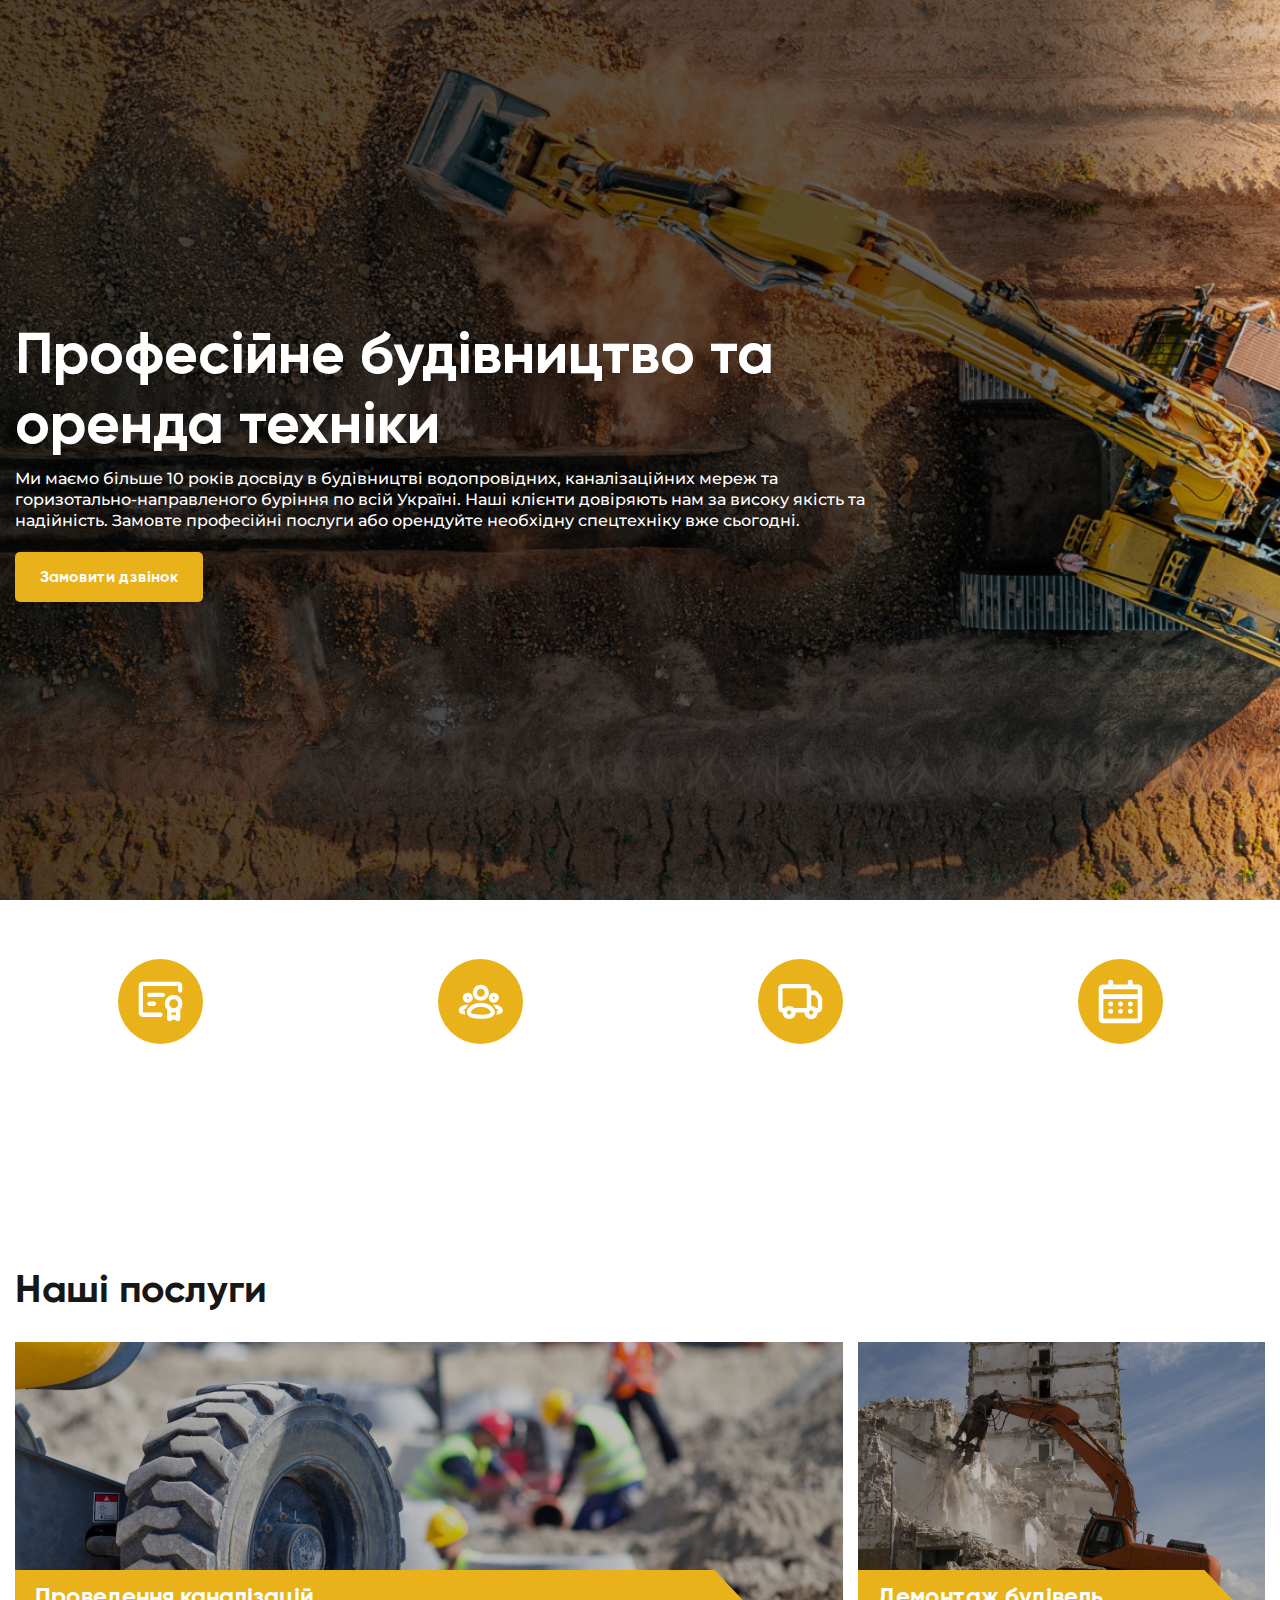
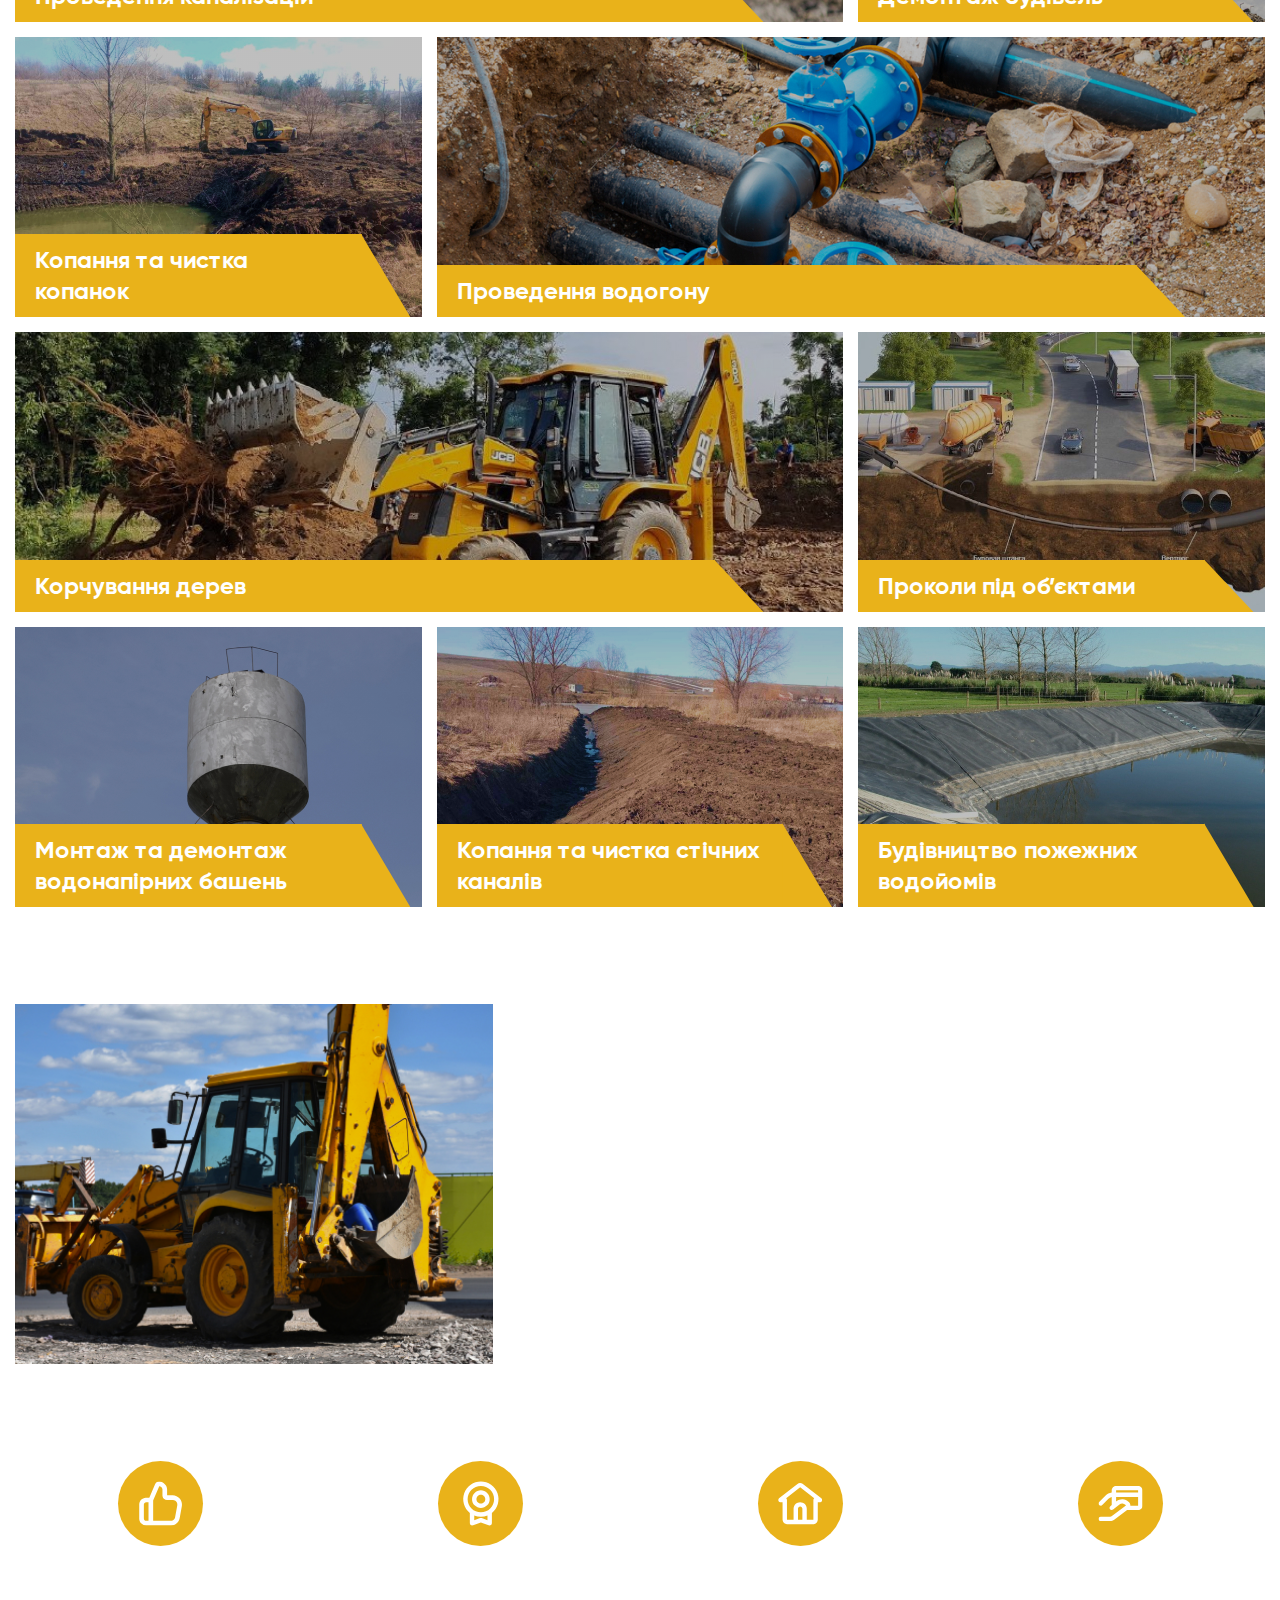
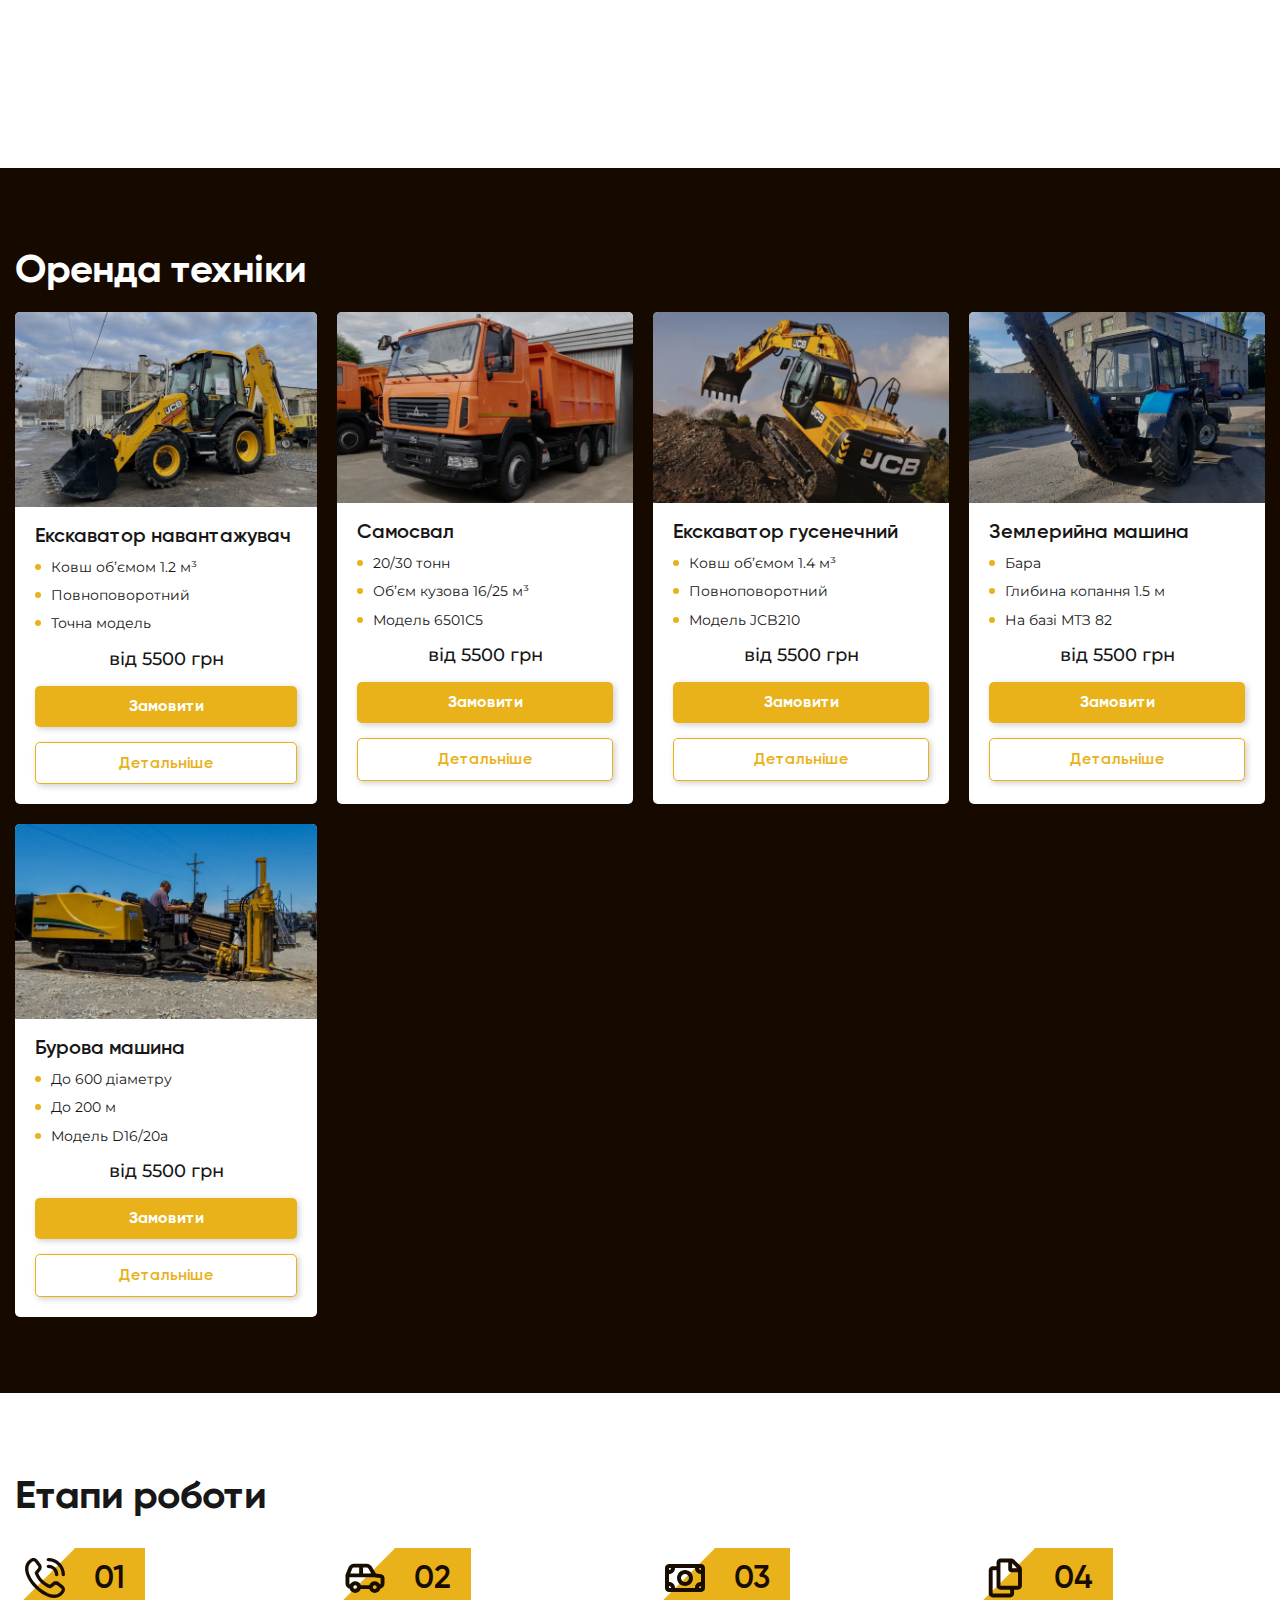
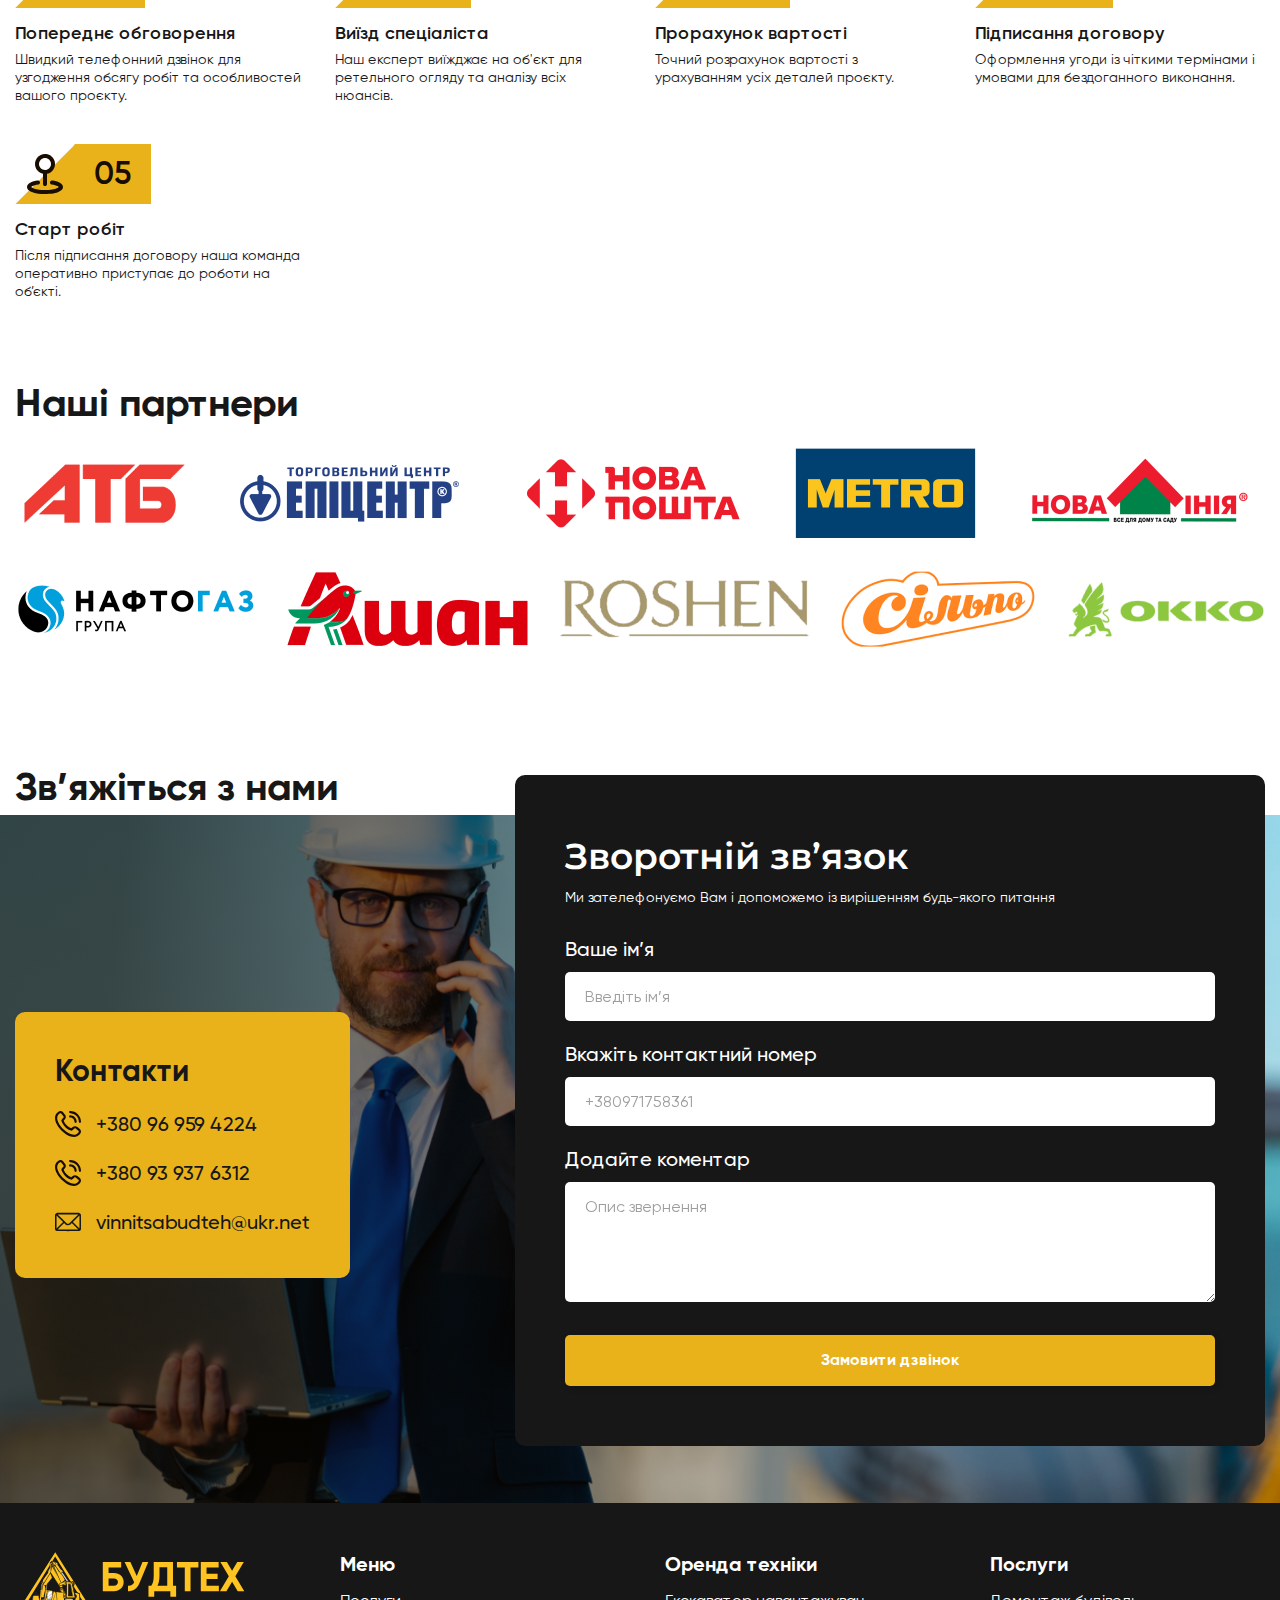
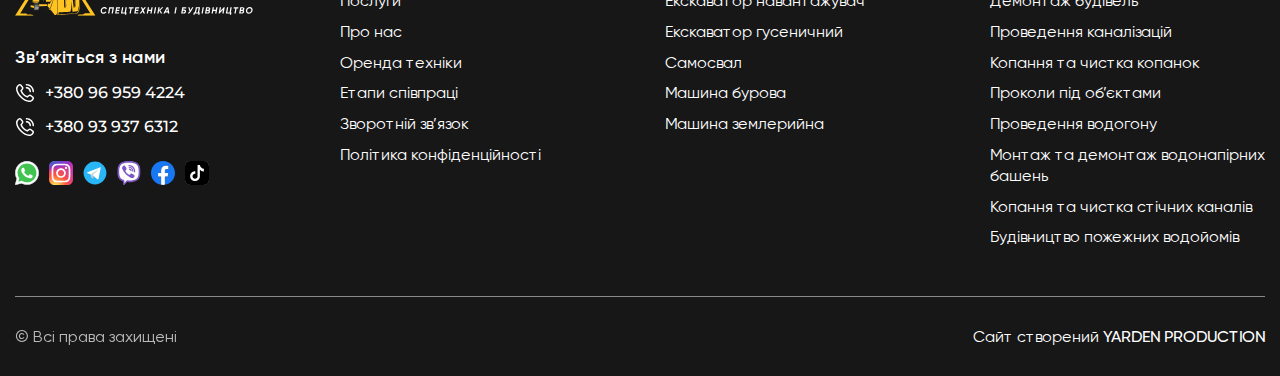
<file: home.html>
<!doctype html>
<html lang="uk">

<head>
	<title>Будтех</title>
	<meta charset="UTF-8" />
	<meta name="format-detection" content="telephone=no" />
	<!-- <style>body{opacity: 0;}</style> -->
	<link rel="stylesheet" type="text/css" href="css/style.min.css?_v=20250209111301" />
	<link rel="shortcut icon" href="favicon.ico" />
	<!-- <meta name="robots" content="noindex, nofollow"> -->
	<meta name="viewport" content="width=device-width, initial-scale=1.0" />
	<link rel="preconnect" href="https://fonts.googleapis.com" />
	<link rel="preconnect" href="https://fonts.gstatic.com" crossorigin />
	<link href="https://fonts.googleapis.com/css2?family=Montserrat:wght@100..900&display=swap&_v=20250209111301" rel="stylesheet" />
</head>

<body>
	<div class="wrapper">
		<header class="header header- -main">
			<div class="header__container">
				<a href="#" class="header__logo"><img src="img/logo.svg" alt="Логотип" /></a>
				<div class="header__menu menu">
					<nav class="menu__body">
						<ul class="menu__list">
							<li class="menu__item"><a data-goto-header data-goto=".about" href="#" class="menu__link">Про нас</a></li>
							<li class="menu__item">
								<span data-title-catalog="services" class="menu__link menu__link--catalog">Послуги</span>
							</li>
							<li class="menu__item"><span data-title-catalog="technique" class="menu__link menu__link--catalog">Техніка</span></li>
							<li class="menu__item"><a data-goto-header data-goto=".contacts" href="#" class="menu__link">Контакти</a></li>
						</ul>
					</nav>
				</div>
				<div class="header__actions">
					<ul data-da=".menu__body, 767.98, last" class="header__social">
						<li>
							<a href=""><img src="img/social/whatsapp.svg" alt="Whatsapp" /></a>
						</li>
						<li>
							<a href=""><img src="img/social/viber.svg" alt="Viber" /></a>
						</li>
						<li>
							<a href="t.me/olehhorbonos"><img src="img/social/telegram.svg" alt="Telegram" /></a>
						</li>
					</ul>
					<div class="header__contacts">
						<a data-da=".menu__body, 767.98, last" href="mailto:380969594224" class="header__phone">+380 96 959 4224</a>
						<div class="header__description">Приймаємо дзвінки цілодобово</div>
					</div>
					<a data-da=".menu__body, 479.98, last" href="#" data-popup="#popup" class="header__button button">Замовити дзвінок</a>
					<button type="button" class="menu__icon icon-menu"><span></span></button>
				</div>
			</div>
			<nav class="header__breadcrumbs breadcrumbs">
				<ul class="breadcrumbs__container">
					<li class="breadcrumbs__item"><a href="">Головна</a></li><span>/</span>
					<li class="breadcrumbs__item"><a href="">Оренда техніки</a></li><span>/</span>
					<li class="breadcrumbs__item"><a href="">Екскаватори</a></li><span>/</span>
					<li class="breadcrumbs__item breadcrumbs__item--current">Трактор</li>
				</ul>
			</nav>
			<div class="header__catalog catalog-header">
				<div data-catalog="services" class="catalog-header__catalog">
					<div class="catalog-header__container">
						<ul class="catalog-header__items">
							<div class="catalog-header__adapt adapt-catalog-header">
								<button type="button" class="adapt-catalog-header__undo">Назад</button>
								<a href="" class="adapt-catalog-header__link">Послуги</a>
							</div>
							<li class="catalog-header__item">
								<div class="catalog-header__block">
									<div class="catalog-header__title"><a href="">Проведення каналізацій та водопостачання</a></div>

									<div class="catalog-header__sub-block">
										<div class="catalog-header__adapt adapt-catalog-header">
											<button type="button" class="adapt-catalog-header__undo">Назад</button>
											<a href="" class="adapt-catalog-header__link">Проведення каналізацій та водопостачання</a>
										</div>
										<div class="catalog-header__sub-title"><a href="">Монтаж систем водовідведення</a></div>
										<ul class="catalog-header__inner-block">
											<li class="catalog-header__inner-title"><a href="">Проєктування систем водовідведення</a></li>
											<li class="catalog-header__inner-title"><a href="">Монтаж трубопроводів</a></li>
										</ul>
										<div class="catalog-header__sub-title"><a href="">Проведення водогону</a></div>
										<ul class="catalog-header__inner-block">
											<li class="catalog-header__inner-title"><a href="">Проєктування водогону</a></li>
											<li class="catalog-header__inner-title"><a href="">Монтаж трубопроводів</a></li>
										</ul>
										<div class="catalog-header__sub-title"><a href="">Горизонтальне направленне буріння</a></div>
										<ul class="catalog-header__inner-block">
											<li class="catalog-header__inner-title"><a href="">Підготовка</a></li>
											<li class="catalog-header__inner-title"><a href="">Буріння та проколи</a></li>
											<li class="catalog-header__inner-title"><a href="">Монтаж і тестування</a></li>
										</ul>
									</div>
								</div>
							</li>
							<li class="catalog-header__item">
								<div class="catalog-header__block">
									<div class="catalog-header__title"><a href="">Перевезення техніки тралом</a></div>

									<div class="catalog-header__sub-block">
										<div class="catalog-header__adapt adapt-catalog-header">
											<button type="button" class="adapt-catalog-header__undo">Назад</button>
											<a href="" class="adapt-catalog-header__link">Перевезення техніки тралом</a>
										</div>
										<div class="catalog-header__sub-title"><a href="">Перевезення екскаваторів та бульдозерів</a></div>
										<ul class="catalog-header__inner-block">
											<li class="catalog-header__inner-title"><a href="">Перевезення екскаваторів-навантажувачів</a></li>
											<li class="catalog-header__inner-title"><a href="">Доставка гусеничних екскаваторів</a></li>
											<li class="catalog-header__inner-title"><a href="">Транспортування бульдозерів</a></li>
										</ul>
										<div class="catalog-header__sub-title"><a href="">Перевезення спеціалізованої техніки</a></div>
										<ul class="catalog-header__inner-block">
											<li class="catalog-header__inner-title"><a href="">Транспортування траншеєкопачів</a></li>
											<li class="catalog-header__inner-title"><a href="">Доставка бурової техніки</a></li>
										</ul>
										<div class="catalog-header__sub-title"><a href="">Доставка великогабаритних вантажів</a></div>
										<ul class="catalog-header__inner-block">
											<li class="catalog-header__inner-title"><a href="">Перевезення надважких вантажів</a></li>
											<li class="catalog-header__inner-title"><a href="">Доставка кількох одиниць техніки одночасно</a></li>
										</ul>
									</div>
								</div>
							</li>
							<li class="catalog-header__item">
								<div class="catalog-header__block">
									<div class="catalog-header__title"><a href="">Земляні роботи</a></div>

									<div class="catalog-header__sub-block">
										<div class="catalog-header__adapt adapt-catalog-header">
											<button type="button" class="adapt-catalog-header__undo">Назад</button>
											<a href="" class="adapt-catalog-header__link">Земляні роботи</a>
										</div>
										<div class="catalog-header__sub-title"><a href="">Копання та чистка копанок, стічних каналів</a></div>
										<ul class="catalog-header__inner-block">
											<li class="catalog-header__inner-title"><a href="">Чистка копанок</a></li>
											<li class="catalog-header__inner-title"><a href="">Копання каналів</a></li>
										</ul>
										<div class="catalog-header__sub-title"><a href="">Прокладка труб і кабелів</a></div>
										<ul class="catalog-header__inner-block">
											<li class="catalog-header__inner-title"><a href="">Прокладка інженерних мереж</a></li>
											<li class="catalog-header__inner-title"><a href="">Ущільнення ґрунту після монтажу</a></li>
										</ul>
										<div class="catalog-header__sub-title"><a href="">Корчування дерев і пнів</a></div>
										<ul class="catalog-header__inner-block">
											<li class="catalog-header__inner-title"><a href="">Корчування дерев</a></li>
											<li class="catalog-header__inner-title"><a href="">Очищення території для будівництва</a></li>
										</ul>
										<div class="catalog-header__sub-title"><a href="">Висипання доріг щебенем, піском</a></div>
										<ul class="catalog-header__inner-block">
											<li class="catalog-header__inner-title"><a href="">Облаштування тимчасових доріг для будівництва</a></li>
											<li class="catalog-header__inner-title"><a href="">Покращення дорожнього покриття</a></li>
										</ul>
									</div>
								</div>
							</li>
							<li class="catalog-header__item">
								<div class="catalog-header__block">
									<div class="catalog-header__title"><a href="">Демонтажні роботи</a></div>

									<div class="catalog-header__sub-block">
										<div class="catalog-header__adapt adapt-catalog-header">
											<button type="button" class="adapt-catalog-header__undo">Назад</button>
											<a href="" class="adapt-catalog-header__link">Демонтажні роботи</a>
										</div>
										<div class="catalog-header__sub-title"><a href="">Знесення будівель і споруд</a></div>
										<ul class="catalog-header__inner-block">
											<li class="catalog-header__inner-title"><a href="">Демонтаж споруд</a></li>
											<li class="catalog-header__inner-title"><a href="">Розчистка після знесення</a></li>
										</ul>
										<div class="catalog-header__sub-title"><a href="">Розчистка територій та планування</a></div>
										<ul class="catalog-header__inner-block">
											<li class="catalog-header__inner-title"><a href="">Очищення ділянки</a></li>
											<li class="catalog-header__inner-title"><a href="">Підготовка під забудову</a></li>
										</ul>
										<div class="catalog-header__sub-title"><a href="">Завантаження і вивіз будівельного сміття</a></div>
										<ul class="catalog-header__inner-block">
											<li class="catalog-header__inner-title"><a href="">Сортування відходів</a></li>
											<li class="catalog-header__inner-title"><a href="">Транспортування відходів</a></li>
										</ul>
									</div>
								</div>
							</li>
							<li class="catalog-header__item">
								<div class="catalog-header__block">
									<div class="catalog-header__title"><a href="">Геотехнічні послуги</a></div>

									<div class="catalog-header__sub-block">
										<div class="catalog-header__adapt adapt-catalog-header">
											<button type="button" class="adapt-catalog-header__undo">Назад</button>
											<a href="" class="adapt-catalog-header__link">Геотехнічні послуги</a>
										</div>
										<div class="catalog-header__sub-title"><a href="">Проколи під об'єктами</a></div>
										<div class="catalog-header__sub-title"><a href="">Будівництво пожежних водойм і резервуарів</a></div>
									</div>
								</div>
							</li>
							<li class="catalog-header__item">
								<div class="catalog-header__block">
									<div class="catalog-header__title"><a href="">Монтажні роботи</a></div>

									<div class="catalog-header__sub-block">
										<div class="catalog-header__adapt adapt-catalog-header">
											<button type="button" class="adapt-catalog-header__undo">Назад</button>
											<a href="" class="adapt-catalog-header__link">Монтажні роботи</a>
										</div>
										<div class="catalog-header__sub-title"><a href="">Монтаж і демонтаж водонапірних башт</a></div>
										<ul class="catalog-header__inner-block">
											<li class="catalog-header__inner-title"><a href="">Будівництво водонапірних конструкцій</a></li>
											<li class="catalog-header__inner-title"><a href="">Демонтаж водонапірних башт</a></li>
										</ul>
									</div>
								</div>
							</li>
							<li class="catalog-header__item">
								<div class="catalog-header__block">
									<div class="catalog-header__title"><a href="">Індивідуальні рішення</a></div>

									<div class="catalog-header__sub-block">
										<div class="catalog-header__adapt adapt-catalog-header">
											<button type="button" class="adapt-catalog-header__undo">Назад</button>
											<a href="" class="adapt-catalog-header__link">Індивідуальні рішення</a>
										</div>
										<div class="catalog-header__sub-title"><a href="">Чистка водойм</a></div>
										<div class="catalog-header__sub-title"><a href="">Спеціалізовані бурові роботи (глибоке буріння)</a></div>
									</div>
								</div>
							</li>
						</ul>
					</div>
				</div>
				<div data-catalog="technique" class="catalog-header__catalog">
					<div class="catalog-header__container">
						<ul class="catalog-header__items">
							<div class="catalog-header__adapt adapt-catalog-header">
								<button type="button" class="adapt-catalog-header__undo">Назад</button>
								<a href="" class="adapt-catalog-header__link">Послуги</a>
							</div>
							<li class="catalog-header__item">
								<div class="catalog-header__block">
									<div class="catalog-header__title"><a href="">Оренда техніки для каналізацій та водопостачання</a></div>

									<div class="catalog-header__sub-block">
										<div class="catalog-header__adapt adapt-catalog-header">
											<button type="button" class="adapt-catalog-header__undo">Назад</button>
											<a href="" class="adapt-catalog-header__link">Оренда техніки для каналізацій та водопостачання</a>
										</div>
										<div class="catalog-header__sub-title"><a href="">Екскаватори-навантажувачі для монтажу трубопроводів</a></div>
										<div class="catalog-header__sub-title"><a href="">Бурові установки для ГНБ</a></div>
										<div class="catalog-header__sub-title"><a href="">Самоскиди для транспортування матеріалів</a></div>
									</div>
								</div>
							</li>
							<li class="catalog-header__item">
								<div class="catalog-header__block">
									<div class="catalog-header__title"><a href="">Оренда техніки для демонтажу</a></div>

									<div class="catalog-header__sub-block">
										<div class="catalog-header__adapt adapt-catalog-header">
											<button type="button" class="adapt-catalog-header__undo">Назад</button>
											<a href="" class="adapt-catalog-header__link">Оренда техніки для демонтажу</a>
										</div>
										<div class="catalog-header__sub-title"><a href="">Гусеничні екскаватори для знесення будівель</a></div>
										<div class="catalog-header__sub-title"><a href="">Бульдозери для розчистки територій</a></div>
										<div class="catalog-header__sub-title"><a href="">Самоскиди для вивезення сміття</a></div>
									</div>
								</div>
							</li>
							<li class="catalog-header__item">
								<div class="catalog-header__block">
									<div class="catalog-header__title"><a href="">Оренда техніки для земляних робіт</a></div>

									<div class="catalog-header__sub-block">
										<div class="catalog-header__adapt adapt-catalog-header">
											<button type="button" class="adapt-catalog-header__undo">Назад</button>
											<a href="" class="adapt-catalog-header__link">Оренда техніки для земляних робіт</a>
										</div>
										<div class="catalog-header__sub-title"><a href="">Екскаватори для копання копанок і каналів</a></div>
										<div class="catalog-header__sub-title"><a href="">Бульдозери для корчування пнів</a></div>
										<div class="catalog-header__sub-title"><a href="">Самоскиди для висипання доріг щебенем</a></div>
									</div>
								</div>
							</li>
							<li class="catalog-header__item">
								<div class="catalog-header__block">
									<div class="catalog-header__title"><a href="">Оренда техніки для геотехнічних робіт</a></div>

									<div class="catalog-header__sub-block">
										<div class="catalog-header__adapt adapt-catalog-header">
											<button type="button" class="adapt-catalog-header__undo">Назад</button>
											<a href="" class="adapt-catalog-header__link">Оренда техніки для геотехнічних робіт</a>
										</div>
										<div class="catalog-header__sub-title"><a href="">Установки для проколів під об'єктами</a></div>
										<div class="catalog-header__sub-title"><a href="">Техніка для будівництва водойм і резервуарів</a></div>
									</div>
								</div>
							</li>
							<li class="catalog-header__item">
								<div class="catalog-header__block">
									<div class="catalog-header__title"><a href="">Оренда техніки для монтажу та демонтажу водонапірних башт</a></div>

									<div class="catalog-header__sub-block">
										<div class="catalog-header__adapt adapt-catalog-header">
											<button type="button" class="adapt-catalog-header__undo">Назад</button>
											<a href="" class="adapt-catalog-header__link">Оренда техніки для монтажу та демонтажу водонапірних башт</a>
										</div>
										<div class="catalog-header__sub-title"><a href="">Крани для монтажу конструкцій</a></div>
										<div class="catalog-header__sub-title"><a href="">Гусеничні екскаватори для демонтажу</a></div>
										<div class="catalog-header__sub-title"><a href="">Самоскиди для вивезення залишків конструкцій</a></div>
									</div>
								</div>
							</li>
							<li class="catalog-header__item">
								<div class="catalog-header__block">
									<div class="catalog-header__title"><a href="">Оренда техніки для індивідуальних рішень</a></div>

									<div class="catalog-header__sub-block">
										<div class="catalog-header__adapt adapt-catalog-header">
											<button type="button" class="adapt-catalog-header__undo">Назад</button>
											<a href="" class="adapt-catalog-header__link">Оренда техніки для індивідуальних рішень</a>
										</div>
										<div class="catalog-header__sub-title"><a href="">Траншеєкопачі для спеціалізованих бурових робіт</a></div>
										<div class="catalog-header__sub-title"><a href="">Екскаватори для чистки водойм</a></div>
									</div>
								</div>
							</li>
							<li class="catalog-header__item">
								<div class="catalog-header__block">
									<div class="catalog-header__title"><a href="">Оренда тралів для перевезення спецтехніки</a></div>

									<div class="catalog-header__sub-block">
										<div class="catalog-header__adapt adapt-catalog-header">
											<button type="button" class="adapt-catalog-header__undo">Назад</button>
											<a href="" class="adapt-catalog-header__link">Оренда тралів для перевезення спецтехніки</a>
										</div>
										<div class="catalog-header__sub-title"><a href="">Трали для транспортування екскаваторів і бульдозерів</a></div>
										<div class="catalog-header__sub-title"><a href="">Спеціалізовані платформи для бурової техніки</a></div>
										<div class="catalog-header__sub-title"><a href="">Тягачі для великогабаритних вантажів</a></div>
									</div>
								</div>
							</li>
						</ul>
					</div>
				</div>
			</div>
		</header>


		<main class="page">
			<section class="page__hero hero">
				<div class="hero__container">
					<div class="hero__body">
						<h1 data-watch data-watch-once class="hero__title">Професійне будівництво та оренда техніки</h1>
						<div data-watch data-watch-once class="hero__text">
							<p>
								Ми маємо більше 10 років досвіду в будівництві водопровідних, каналізаційних мереж та
								горизотально-направленого буріння по всій Україні. Наші клієнти довіряють нам за високу якість та
								надійність. Замовте професійні послуги або орендуйте необхідну спецтехніку вже сьогодні.
							</p>
						</div>
						<a data-watch data-watch-once data-goto-header data-goto=".contacts" href="#" class="hero__button button button--big">Замовити дзвінок</a>
					</div>
					<div class="hero__image">
						<img src="img/hero/hero.png" alt="Фонова картинка" />
					</div>
				</div>
			</section>
			<section class="page__benefits benefits">
				<div class="benefits__container">
					<div class="benefits__items">
						<div data-watch data-watch-once class="benefits__item">
							<div class="benefits__icon">
								<img src="img/icons/certification.svg" alt="Іконка" />
							</div>
							<div class="benefits__body">
								<div class="benefits__title">Гарантія якості</div>
								<div class="benefits__text text">
									Ми забезпечуємо якісне виконання всіх робіт, надаючи гарантію на послуги.
								</div>
							</div>
						</div>
						<div data-watch data-watch-once data-watch-threshold="0.3" class="benefits__item">
							<div class="benefits__icon">
								<img src="img/icons/users.svg" alt="Іконка" />
							</div>
							<div class="benefits__body">
								<div class="benefits__title">Професійний персонал</div>
								<div class="benefits__text text">
									Наші оператори мають понад 10 років досвіду, що гарантує високий рівень обслуговування.
								</div>
							</div>
						</div>
						<div data-watch data-watch-once data-watch-threshold="0.6" class="benefits__item">
							<div class="benefits__icon">
								<img src="img/icons/truck.svg" alt="Іконка" />
							</div>
							<div class="benefits__body">
								<div class="benefits__title">Швидка доставка</div>
								<div class="benefits__text text">Унікальна оперативна доставка завдяки власному евакуатору.</div>
							</div>
						</div>
						<div data-watch data-watch-once data-watch-threshold="0.9" class="benefits__item">
							<div class="benefits__icon">
								<img src="img/icons/calendar.svg" alt="Іконка" />
							</div>
							<div class="benefits__body">
								<div class="benefits__title">Виконання в терміни</div>
								<div class="benefits__text text">
									Завжди дотримуємося обговорених з клієнтом термінів, щоб ви могли планувати свою діяльність без
									затримок
								</div>
							</div>
						</div>
					</div>
				</div>
			</section>
			<section class="page__services services">
				<div class="services__container">
					<h2 data-watch data-watch-once data-watch-threshold="0.5" class="services__title title">Наші послуги</h2>

					<div class="services__items">
						<a data-goto-header data-goto=".contacts" href="#" data-watch data-watch-once data-watch-threshold="0.3" class="services__service service service--big">
							<div class="service__body">
								<h3 class="service__title">Проведення каналізацій</h3>
							</div>
							<div class="service__image">
								<img src="img/services/2.jpg" alt="Темна каналізація" />
							</div>
						</a>
						<a data-goto-header data-goto=".contacts" data-watch data-watch-once data-watch-threshold="0.7" href="#" class="services__service service">
							<div class="service__body">
								<h3 class="service__title">Демонтаж будівель</h3>
							</div>
							<div class="service__image">
								<img src="img/services/1.jpg" alt="Екскаватор демонтує будівлю" />
							</div>
						</a>
						<a data-goto-header data-goto=".contacts" href="#" data-watch data-watch-once data-watch-threshold="0.3" class="services__service service">
							<div class="service__body">
								<h3 class="service__title">Копання та чистка копанок</h3>
							</div>
							<div class="service__image">
								<img src="img/services/3.jpg" alt="Копанка з водою" />
							</div>
						</a>
						<a data-goto-header data-goto=".contacts" data-watch data-watch-once data-watch-threshold="0.7" href="#" class="services__service service service--big">
							<div class="service__body">
								<h3 class="service__title">Проведення водогону</h3>
							</div>
							<div class="service__image">
								<img src="img/services/5.jpg" alt="Труби для водогону" />
							</div>
						</a>
						<a data-goto-header data-goto=".contacts" data-watch data-watch-once data-watch-threshold="0.3" href="#" class="services__service service service--big">
							<div class="service__body">
								<h3 class="service__title">Корчування дерев</h3>
							</div>
							<div class="service__image">
								<img src="img/services/9.jpg" alt="Корчування дерев" />
							</div>
						</a>
						<a data-goto-header data-goto=".contacts" href="#" data-watch data-watch-once data-watch-threshold="0.7" class="services__service service">
							<div class="service__body">
								<h3 class="service__title">Проколи під об’єктами</h3>
							</div>
							<div class="service__image">
								<img src="img/services/4.jpg" alt="Ілюстрація проколів" />
							</div>
						</a>
						<a data-goto-header data-goto=".contacts" data-watch data-watch-once data-watch-threshold="0.3" href="#" class="services__service service">
							<div class="service__body">
								<h3 class="service__title">Монтаж та демонтаж водонапірних башень</h3>
							</div>
							<div class="service__image">
								<img src="img/services/6.jpg" alt="Водонапірна башня" />
							</div>
						</a>
						<a data-goto-header data-goto=".contacts" data-watch data-watch-once data-watch-threshold="0.5" href="#" class="services__service service">
							<div class="service__body">
								<h3 class="service__title">Копання та чистка стічних каналів</h3>
							</div>
							<div class="service__image">
								<img src="img/services/7.jpg" alt="Виритий стічний канал" />
							</div>
						</a>
						<a data-goto-header data-goto=".contacts" data-watch data-watch-once data-watch-threshold="0.7" href="#" class="services__service service">
							<div class="service__body">
								<h3 class="service__title">Будівництво пожежних водойомів</h3>
							</div>
							<div class="service__image">
								<img src="img/services/8.jpg" alt="Пожежний водойом з водою" />
							</div>
						</a>
					</div>
				</div>
			</section>
			<section data-watch data-watch-once data-watch-threshold="0.3" class="page__about about">
				<div class="about__container">
					<div class="about__image">
						<img src="img/about/image.jpg" alt="Багато будівельної техніки" />
					</div>
					<div class="about__body">
						<h2 class="about__title title">Про нас</h2>
						<div class="about__text text">
							<p>
								Ми – професіонали у сфері водогінних та каналізаційних мереж з понад 10-річним досвідом. Наша
								репутація надійного партнера заснована на багаторічній практиці та численних вдячних відгуках.
							</p>
							<p>
								Наша компанія забезпечує високоякісні послуги, які задовольняють потреби наших клієнтів по всій
								Україні. Кожен проєкт реалізується з максимальним професіоналізмом та увагою до деталей.
							</p>
							<p>
								Маємо власний парк спеціалізованої техніки, яку можемо запропонувати в оренду, для забезпечення ваших
								проєктів необхідними ресурсами та досягнення високих результатів. Ми завжди готові швидко реагувати на
								ваші потреби та забезпечувати своєчасне виконання робіт.
							</p>
							<p>
								Наша команда спеціалістів має досвід успішної реалізації численних проектів, від невеликих до
								масштабних. Ми надаємо професійні рішення, які відповідають найвищим стандартам якості, та
								забезпечуємо гнучкість у виконанні завдань.
							</p>
						</div>
					</div>
				</div>
			</section>
			<section class="page__benefits benefits">
				<div class="benefits__container">
					<div class="benefits__items">
						<div data-watch data-watch-once class="benefits__item">
							<div class="benefits__icon">
								<img src="img/icons/thumb-up.svg" alt="Іконка" />
							</div>
							<div class="benefits__body">
								<div class="benefits__title">364+ клієнтів задоволені</div>
								<div class="benefits__text text">
									Наша робота отримала високу оцінку багатьох клієнтів, що свідчить про нашу надійність і
									професіоналізм.
								</div>
							</div>
						</div>
						<div data-watch data-watch-once data-watch-threshold="0.3" class="benefits__item">
							<div class="benefits__icon">
								<img src="img/icons/award.svg" alt="Іконка" />
							</div>
							<div class="benefits__body">
								<div class="benefits__title">Досвід з 2014 року</div>
								<div class="benefits__text text">
									Понад 10 років успішної роботи на ринку забезпечує нам знання та навички для вирішення будь-яких
									завдань.
								</div>
							</div>
						</div>
						<div data-watch data-watch-once data-watch-threshold="0.6" class="benefits__item">
							<div class="benefits__icon">
								<img src="img/icons/house.svg" alt="Іконка" />
							</div>
							<div class="benefits__body">
								<div class="benefits__title">Мобільний будинок</div>
								<div class="benefits__text text">
									Забезпечуємо проживання на об'єкті — вам не потрібно шукати житло для працівників.
								</div>
							</div>
						</div>
						<div data-watch data-watch-once data-watch-threshold="0.9" class="benefits__item">
							<div class="benefits__icon">
								<img src="img/icons/card-in-hand.svg" alt="Іконка" />
							</div>
							<div class="benefits__body">
								<div class="benefits__title">Зручна оплата</div>
								<div class="benefits__text text">
									Приймаємо всі популярні форми оплати: готівку, картки та банківські перекази.
								</div>
							</div>
						</div>
					</div>
				</div>
			</section>
			<section class="page__technique technique">
				<div class="technique__wrapper">
					<div class="technique__container">
						<h2 data-watch data-watch-once data-watch-threshold="0.2" class="technique__title title">
							Оренда техніки
						</h2>
						<div class="technique__items">
							<div data-watch data-watch-once data-watch-threshold="0.2" class="technique__item item-technique">
								<a data-goto-header data-goto=".contacts" href="#" class="item-technique__image">
									<img src="img/technique/1.jpg" alt="Екскаватор навантажувач" />
								</a>
								<div class="item-technique__body">
									<div class="item-technique__content">
										<a data-goto-header data-goto=".contacts" href="#" class="item-technique__title">
											Екскаватор навантажувач
										</a>
										<ul class="item-technique__features">
											<li>Ковш об’ємом 1.2 м³</li>
											<li>Повноповоротний</li>
											<li>Точна модель</li>
										</ul>
									</div>
									<div class="item-technique__price">від 5500 грн</div>
									<a data-goto-header data-goto=".contacts" href="#" class="item-technique__button button">Замовити</a>
									<a data-goto-header data-goto=".contacts" href="#" class="item-technique__button button button--white">Детальніше</a>
								</div>
							</div>
							<div data-watch data-watch-once data-watch-threshold="0.3" class="technique__item item-technique">
								<a data-goto-header data-goto=".contacts" href="#" class="item-technique__image">
									<img src="img/technique/2.jpg" alt="Самосвал" />
								</a>
								<div class="item-technique__body">
									<div class="item-technique__content">
										<a data-goto-header data-goto=".contacts" href="#" class="item-technique__title"> Самосвал </a>
										<ul class="item-technique__features">
											<li>20/30 тонн</li>
											<li>Обʼєм кузова 16/25 м³</li>
											<li>Модель 6501С5</li>
										</ul>
									</div>
									<div class="item-technique__price">від 5500 грн</div>
									<a data-goto-header data-goto=".contacts" href="#" class="item-technique__button button">Замовити</a>
									<a data-goto-header data-goto=".contacts" href="#" class="item-technique__button button button--white">Детальніше</a>
								</div>
							</div>
							<div data-watch data-watch-once data-watch-threshold="0.5" class="technique__item item-technique">
								<a data-goto-header data-goto=".contacts" href="#" class="item-technique__image">
									<img src="img/technique/3.jpg" alt="Екскаватор гусенечний" />
								</a>
								<div class="item-technique__body">
									<div class="item-technique__content">
										<a data-goto-header data-goto=".contacts" href="№" class="item-technique__title">
											Екскаватор гусенечний
										</a>
										<ul class="item-technique__features">
											<li>Ковш об’ємом 1.4 м³</li>
											<li>Повноповоротний</li>
											<li>Модель JCB210</li>
										</ul>
									</div>
									<div class="item-technique__price">від 5500 грн</div>
									<a data-goto-header data-goto=".contacts" href="#" class="item-technique__button button">Замовити</a>
									<a data-goto-header data-goto=".contacts" href="#" class="item-technique__button button button--white">Детальніше</a>
								</div>
							</div>
							<div data-watch data-watch-once data-watch-threshold="0.6" class="technique__item item-technique">
								<a data-goto-header data-goto=".contacts" href="#" class="item-technique__image">
									<img src="img/technique/4.jpg" alt="Землерийна машина" />
								</a>
								<div class="item-technique__body">
									<div class="item-technique__content">
										<a data-goto-header data-goto=".contacts" href="#" class="item-technique__title">
											Землерийна машина
										</a>
										<ul class="item-technique__features">
											<li>Бара</li>
											<li>Глибина копання 1.5 м</li>
											<li>На базі МТЗ 82</li>
										</ul>
									</div>
									<div class="item-technique__price">від 5500 грн</div>
									<a data-goto-header data-goto=".contacts" href="#" class="item-technique__button button">Замовити</a>
									<a data-goto-header data-goto=".contacts" href="#" class="item-technique__button button button--white">Детальніше</a>
								</div>
							</div>
							<div data-watch data-watch-once data-watch-threshold="0.2" class="technique__item item-technique">
								<a data-goto-header data-goto=".contacts" href="#" class="item-technique__image">
									<img src="img/technique/5.jpg" alt="Бурова машина" />
								</a>
								<div class="item-technique__body">
									<div class="item-technique__content">
										<a data-goto-header data-goto=".contacts" href="#" class="item-technique__title">
											Бурова машина
										</a>
										<ul class="item-technique__features">
											<li>До 600 діаметру</li>
											<li>До 200 м</li>
											<li>Модель D16/20a</li>
										</ul>
									</div>
									<div class="item-technique__price">від 5500 грн</div>
									<a data-goto-header data-goto=".contacts" href="#" class="item-technique__button button">Замовити</a>
									<a data-goto-header data-goto=".contacts" href="#" class="item-technique__button button button--white">Детальніше</a>
								</div>
							</div>
						</div>
					</div>
				</div>
			</section>
			<section class="page__steps steps">
				<div class="steps__container">
					<h2 class="steps__title title">Етапи роботи</h2>
					<div class="steps__items">
						<div data-watch data-watch-once data-watch-threshold="0.5" class="steps__item item-steps">
							<div class="item-steps__counter">
								<div class="item-steps__icon">
									<img src="img/steps/phone.svg" alt="Іконка телефону" />
								</div>
								<span></span>
							</div>
							<div class="item-steps__body">
								<div class="item-steps__title">Попереднє обговорення</div>
								<div class="item-steps__text">
									Швидкий телефонний дзвінок для узгодження обсягу робіт та особливостей вашого проєкту.
								</div>
							</div>
						</div>
						<div data-watch data-watch-once data-watch-threshold="0.5" class="steps__item item-steps">
							<div class="item-steps__counter">
								<div class="item-steps__icon">
									<img src="img/steps/car.svg" alt="Іконка машини" />
								</div>
								<span></span>
							</div>
							<div class="item-steps__body">
								<div class="item-steps__title">Виїзд спеціаліста</div>
								<div class="item-steps__text">
									Наш експерт виїжджає на об'єкт для ретельного огляду та аналізу всіх нюансів.
								</div>
							</div>
						</div>
						<div data-watch data-watch-once data-watch-threshold="0.5" class="steps__item item-steps">
							<div class="item-steps__counter">
								<div class="item-steps__icon">
									<img src="img/steps/cash.svg" alt="Іконка грошей" />
								</div>
								<span></span>
							</div>
							<div class="item-steps__body">
								<div class="item-steps__title">Прорахунок вартості</div>
								<div class="item-steps__text">Точний розрахунок вартості з урахуванням усіх деталей проєкту.</div>
							</div>
						</div>
						<div data-watch data-watch-once data-watch-threshold="0.5" class="steps__item item-steps">
							<div class="item-steps__counter">
								<div class="item-steps__icon">
									<img src="img/steps/files.svg" alt="Іконка файлів" />
								</div>
								<span></span>
							</div>
							<div class="item-steps__body">
								<div class="item-steps__title">Підписання договору</div>
								<div class="item-steps__text">
									Оформлення угоди із чіткими термінами і умовами для бездоганного виконання.
								</div>
							</div>
						</div>
						<div data-watch data-watch-once data-watch-threshold="0.5" class="steps__item item-steps">
							<div class="item-steps__counter">
								<div class="item-steps__icon">
									<img src="img/steps/location.svg" alt="Іконка локації" />
								</div>
								<span></span>
							</div>
							<div class="item-steps__body">
								<div class="item-steps__title">Старт робіт</div>
								<div class="item-steps__text">
									Після підписання договору наша команда оперативно приступає до роботи на об’єкті.
								</div>
							</div>
						</div>
					</div>
				</div>
			</section>
			<section class="page__partners partners">
				<div class="partners__container">
					<h2 data-watch data-watch-once data-watch-threshold="0.3" class="partners__title title">Наші партнери</h2>
					<div data-watch data-watch-once class="partners__items">
						<div class="partners__item">
							<img src="img/partners/1.png" alt="АТБ" />
						</div>
						<div class="partners__item">
							<img src="img/partners/2.png" alt="Епіцентр" />
						</div>
						<div class="partners__item">
							<img src="img/partners/3.png" alt="Нова пошта" />
						</div>
						<div class="partners__item">
							<img src="img/partners/4.png" alt="METRO" />
						</div>
						<div class="partners__item">
							<img src="img/partners/5.png" alt="Нова лінія" />
						</div>
						<div class="partners__item">
							<img src="img/partners/6.png" alt="Нафтогаз" />
						</div>
						<div class="partners__item">
							<img src="img/partners/7.png" alt="Ашан" />
						</div>
						<div class="partners__item">
							<img src="img/partners/8.png" alt="Roshen" />
						</div>
						<div class="partners__item">
							<img src="img/partners/9.png" alt="Сільпо" />
						</div>
						<div class="partners__item">
							<img src="img/partners/10.png" alt="OKKO" />
						</div>
					</div>
				</div>
			</section>
			<section data-watch data-watch-once data-watch-threshold="0.3" class="page__contacts contacts">
				<div class="contacts__upper upper-contacts">
					<div class="upper-contacts__container">
						<h2 class="upper-contacts__title title">Зв’яжіться з нами</h2>
					</div>
				</div>
				<div class="contacts__main main-contacts">
					<div class="main-contacts__container">
						<div data-watch data-watch-once data-watch-threshold="0.3" class="main-contacts__call-us contacts-call-us">
							<div class="contacts-call-us__title">Контакти</div>
							<ul class="contacts-call-us__list">
								<li>
									<a href="#">
										<img src="img/contacts/phone-dark.svg" alt="Іконка телефону" />
										+380 96 959 4224</a>
								</li>
								<li>
									<a href="#">
										<img src="img/contacts/phone-dark.svg" alt="Іконка телефону" />
										+380 93 937 6312</a>
								</li>
								<li>
									<a href="mailto:vinnitsabudteh@ukr.net">
										<img src="img/icons/mail.svg" alt="Іконка пошти" />
										vinnitsabudteh@ukr.net</a>
								</li>
							</ul>
						</div>
						<form data-watch data-watch-once data-watch-threshold="0.3" action="#" class="main-contacts__form contacts-form">
							<div class="contacts-form__upper">
								<div class="contacts-form__title">Зворотній зв’язок</div>
								<div class="contacts-form__description">
									Ми зателефонуємо Вам і допоможемо із вирішенням будь-якого питання
								</div>
							</div>
							<div class="contacts-form__items">
								<div class="contacts-form__item">
									<label for="form__name" class="contacts-form__label">Ваше ім’я</label>
									<input id="form__name" autocomplete="off" type="text" name="form[]" data-error="Помилка" placeholder="Введіть ім’я" class="contacts-form__input input" />
								</div>
								<div class="contacts-form__item">
									<label for="form__phone" class="contacts-form__label">Вкажіть контактний номер</label>
									<input id="form__phone" autocomplete="off" type="text" name="form[]" data-error="Помилка" placeholder="+380971758361" class="contacts-form__input input" />
								</div>
								<div class="contacts-form__item">
									<label for="form__comment" class="contacts-form__label">Додайте коментар</label>
									<textarea id="form__comment" autocomplete="off" name="form[]" placeholder="Опис звернення" data-error="Помилка" class="contacts-form__textarea input"></textarea>
								</div>
							</div>
							<button type="submit" class="contacts-form__button button">Замовити дзвінок</button>
						</form>
					</div>
					<div class="main-contacts__image">
						<img src="img/contacts/image.jpg" alt="Будівельник з телефоном" />
					</div>
				</div>
			</section>
		</main>
		<div class="page__phone phone">
			<a href="#" data-popup="#phone-popup" class="phone__body">
				<img src="img/icons/phone.svg" alt="Телефон" />
			</a>
			<div class="phone__circle circle circle--1"></div>
			<div class="phone__circle circle circle--2"></div>
			<div class="phone__circle circle circle--3"></div>
		</div>
		<footer class="footer">
			<div class="footer__container">
				<div class="footer__upper">
					<div class="footer__main main-footer">
						<div class="main-footer__logo">
							<img src="img/logo--light.svg" alt="Image" />
						</div>
						<div class="main-footer__contacts">
							<div class="main-footer__title">Зв’яжіться з нами</div>
							<ul class="main-footer__items">
								<li>
									<a href="mailto:380969594224"><img src="img/icons/phone.svg" alt="Іконка телефону" />+380 96
										959 4224</a>
								</li>
								<li>
									<a href="mailto:380939376312"><img src="img/icons/phone.svg" alt="Іконка телефону" />+380 93
										937 6312</a>
								</li>
							</ul>
						</div>
						<ul class="main-footer__social">
							<li>
								<a href="#"><img src="img/social/whatsapp.svg" alt="Whatsapp" /></a>
							</li>
							<li>
								<a href="#"><img src="img/social/instagram.svg" alt="Instagram" /></a>
							</li>
							<li>
								<a href="#"><img src="img/social/telegram.svg" alt="Telegram" /></a>
							</li>
							<li>
								<a href="#"><img src="img/social/viber.svg" alt="Viber" /></a>
							</li>
							<li>
								<a href="#"><img src="img/social/facebook.svg" alt="Facebook" /></a>
							</li>
							<li>
								<a href="#"><img src="img/social/tiktok.svg" alt="Tiktok" /></a>
							</li>
						</ul>
					</div>
					<div data-spollers="600, max" class="footer__spollers spollers-footer">
						<details class="spollers-footer__item">
							<summary class="spollers-footer__title">Меню</summary>
							<div class="spollers-footer__body">
								<ul class="spollers-footer__list">
									<li>
										<a data-goto-header data-goto=".services" href="#">Послуги</a>
									</li>
									<li>
										<a data-goto-header data-goto=".about" href="#">Про нас</a>
									</li>
									<li>
										<a data-goto-header data-goto=".technique" href="#">Оренда техніки</a>
									</li>
									<li>
										<a data-goto-header data-goto=".steps" href="#">Етапи співпраці</a>
									</li>
									<li>
										<a data-goto-header data-goto=".contacts" href="#">Зворотній зв’язок</a>
									</li>
									<li><a href="#">Політика конфіденційності</a></li>
								</ul>
							</div>
						</details>
					</div>
					<div data-spollers="600, max" class="footer__spollers spollers-footer">
						<details class="spollers-footer__item">
							<summary class="spollers-footer__title">Оренда техніки</summary>
							<div class="spollers-footer__body">
								<ul class="spollers-footer__list">
									<li>
										<a data-goto-header data-goto=".technique" href="#">Екскаватор навантажувач</a>
									</li>
									<li>
										<a data-goto-header data-goto=".technique" href="#">Екскаватор гусеничний</a>
									</li>
									<li>
										<a data-goto-header data-goto=".technique" href="#">Самосвал</a>
									</li>
									<li>
										<a data-goto-header data-goto=".technique" href="#">Машина бурова</a>
									</li>
									<li>
										<a data-goto-header data-goto=".technique" href="#">Машина землерийна</a>
									</li>
								</ul>
							</div>
						</details>
					</div>
					<div data-spollers="600, max" class="footer__spollers spollers-footer">
						<details class="spollers-footer__item">
							<summary class="spollers-footer__title">Послуги</summary>
							<div class="spollers-footer__body">
								<ul class="spollers-footer__list">
									<li>
										<a data-goto-header data-goto=".services" href="#">Демонтаж будівель</a>
									</li>
									<li>
										<a data-goto-header data-goto=".services" href="#">Проведення каналізацій</a>
									</li>
									<li>
										<a data-goto-header data-goto=".services" href="#">Копання та чистка копанок</a>
									</li>
									<li>
										<a data-goto-header data-goto=".services" href="#">Проколи під об’єктами</a>
									</li>
									<li>
										<a data-goto-header data-goto=".services" href="#">Проведення водогону</a>
									</li>
									<li>
										<a data-goto-header data-goto=".services" href="#">Монтаж та демонтаж водонапірних башень</a>
									</li>
									<li>
										<a data-goto-header data-goto=".services" href="#">Копання та чистка стічних каналів</a>
									</li>
									<li>
										<a data-goto-header data-goto=".services" href="#">Будівництво пожежних водойомів</a>
									</li>
								</ul>
							</div>
						</details>
					</div>
				</div>
				<div class="footer__bottom">
					<div class="footer__copyright">© Всі права захищені</div>
					<div class="footer__powered-by">
						Сайт створений <a href="#">YARDEN PRODUCTION</a>
					</div>
				</div>
			</div>
		</footer>
		<div id="popup" aria-hidden="true" class="popup">
			<div class="popup__wrapper">
				<div class="popup__content">
					<form action="#" class="popup__form">
						<div class="popup__title">Ми з вами зв’яжемося</div>
						<div class="popup__items">
							<div class="popup__item">
								<div class="popup__label">Ваше ім’я</div>
								<input autocomplete="off" type="text" name="form[]" data-error="Помилка" placeholder="Введіть ім’я" class="popup__input input" />
							</div>
							<div class="popup__item">
								<div class="popup__label">Вкажіть контактний номер</div>
								<input autocomplete="off" type="text" name="form[]" data-error="Помилка" placeholder="+380971758361" class="popup__input input" />
							</div>
							<div class="popup__item">
								<div class="popup__label">Вкажіть свій регіон</div>
								<input autocomplete="off" type="text" name="form[]" data-error="Помилка" placeholder="Київська область" class="popup__input input" />
							</div>
							<div class="popup__item">
								<div class="popup__label">Додайте коментар</div>
								<textarea autocomplete="off" name="form[]" placeholder="Коментар" data-error="Помилка" class="popup__input input"></textarea>
							</div>
						</div>
						<button type="button" class="popup__button button">Замовити дзвінок</button>
					</form>
				</div>
			</div>
		</div>

	</div>
	<script src="js/app.min.js?_v=20250209111301"></script>
</body>

</html>
</file>
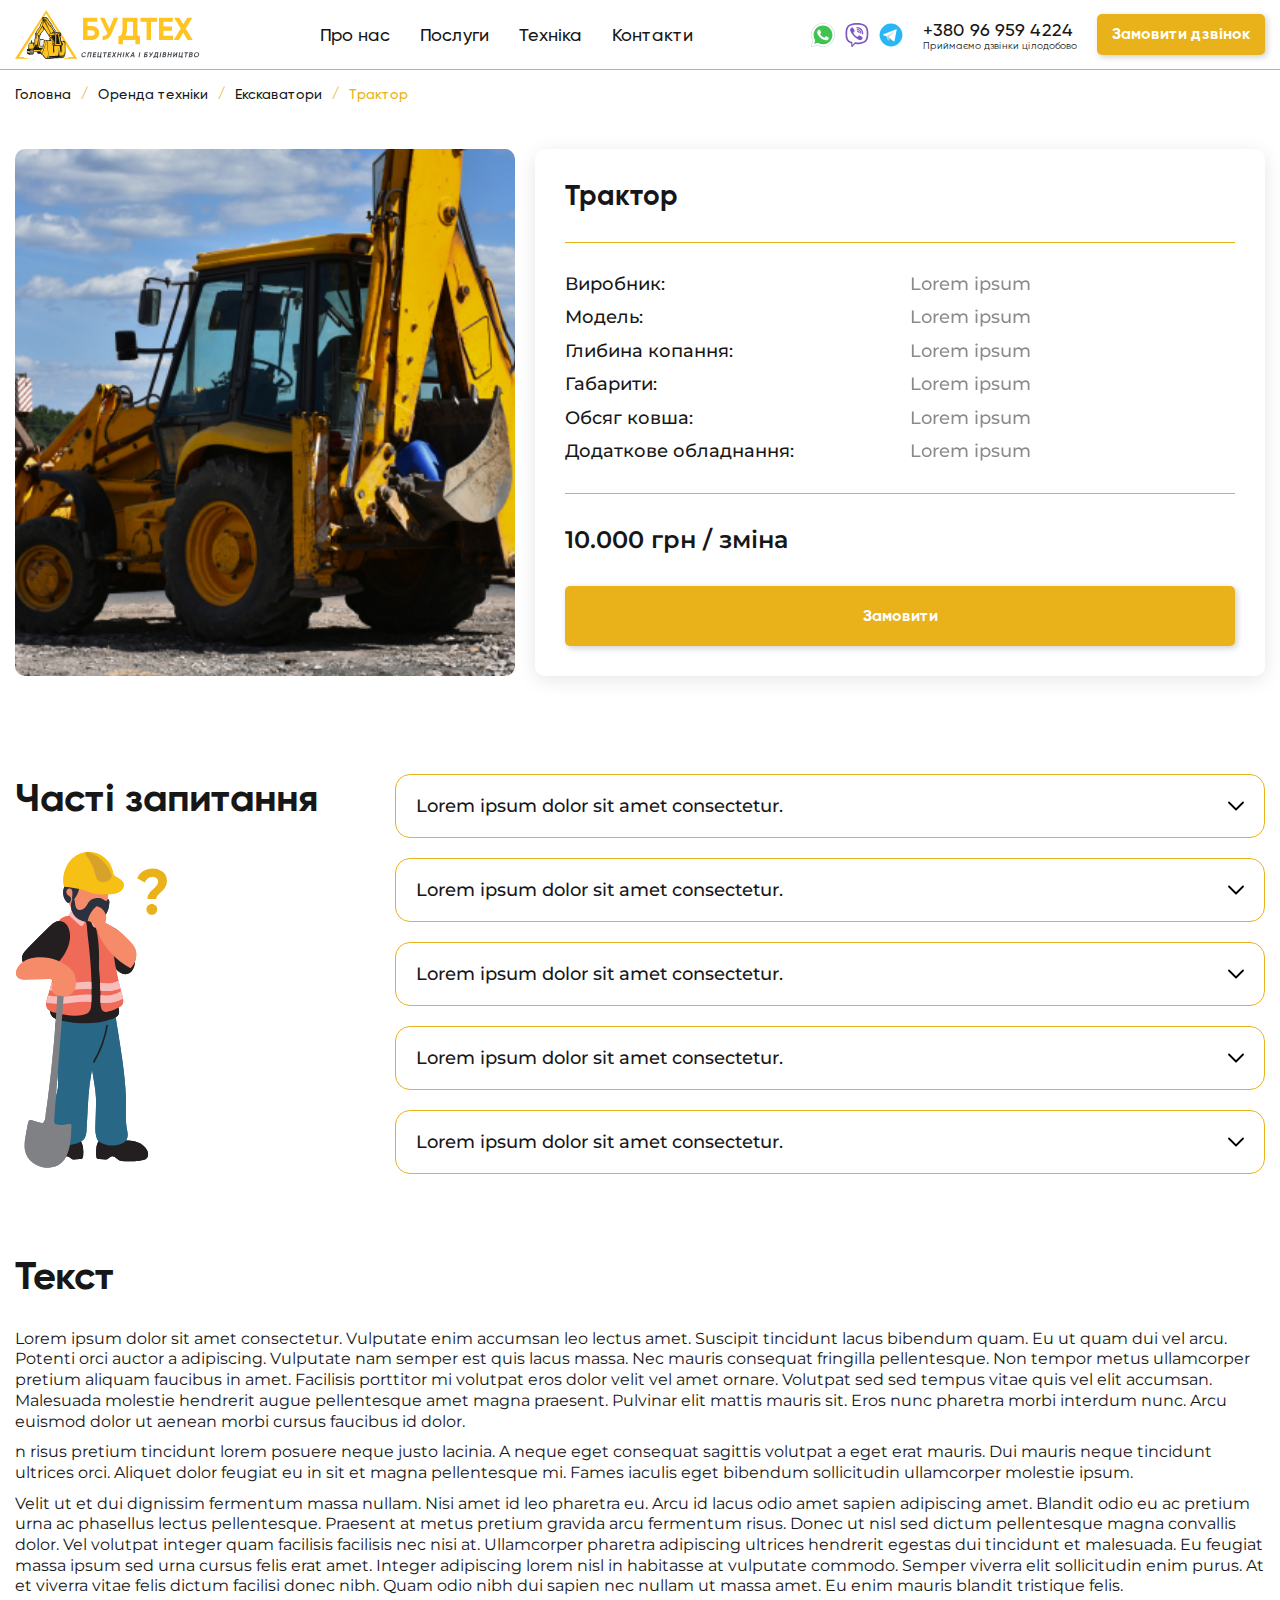
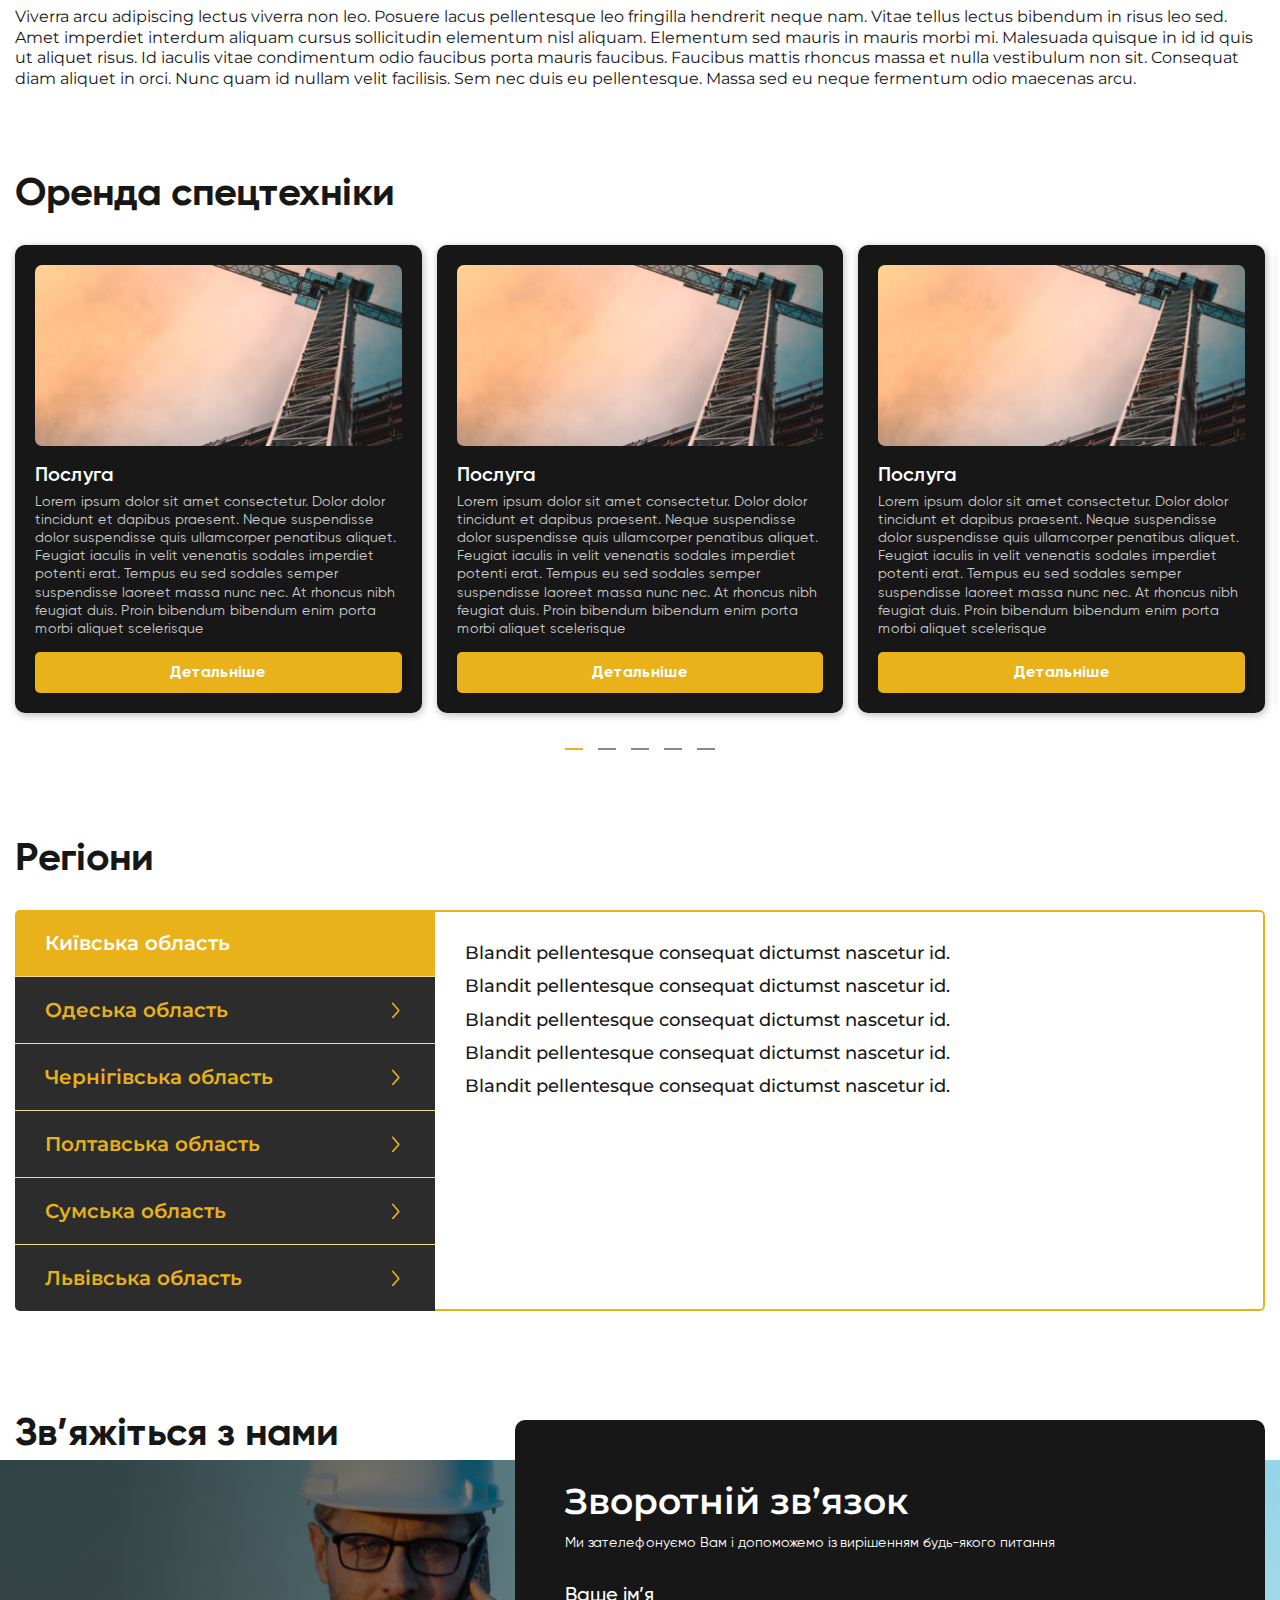
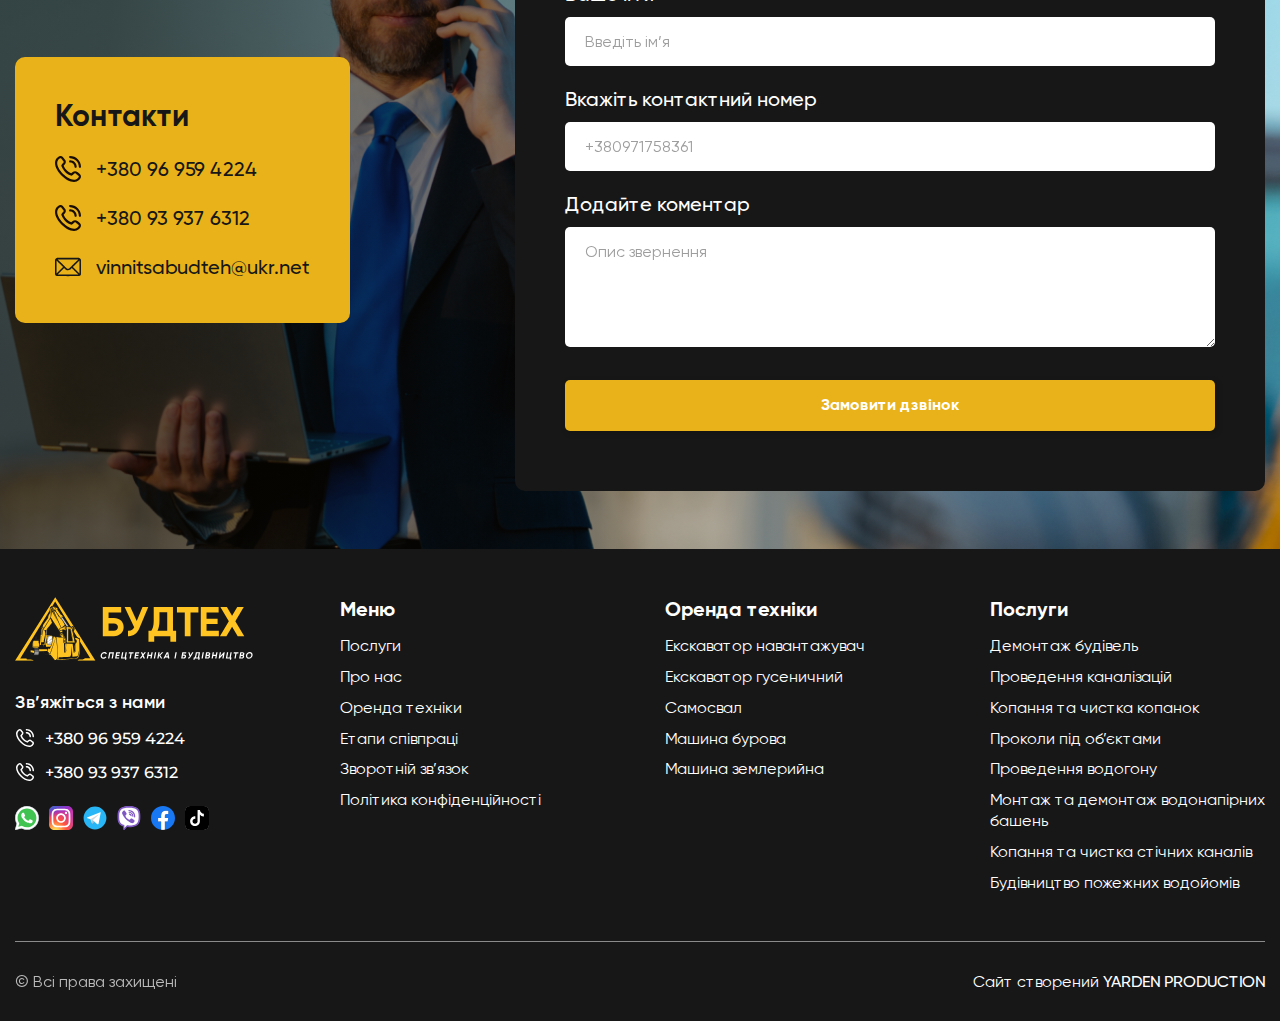
<file: technique.html>
<!doctype html>
<html lang="uk">

<head>
	<title>Одиниця техніки</title>
	<meta charset="UTF-8" />
	<meta name="format-detection" content="telephone=no" />
	<!-- <style>body{opacity: 0;}</style> -->
	<link rel="stylesheet" type="text/css" href="css/style.min.css?_v=20250209111301" />
	<link rel="shortcut icon" href="favicon.ico" />
	<!-- <meta name="robots" content="noindex, nofollow"> -->
	<meta name="viewport" content="width=device-width, initial-scale=1.0" />
	<link rel="preconnect" href="https://fonts.googleapis.com" />
	<link rel="preconnect" href="https://fonts.gstatic.com" crossorigin />
	<link href="https://fonts.googleapis.com/css2?family=Montserrat:wght@100..900&display=swap&_v=20250209111301" rel="stylesheet" />
</head>

<body>
	<div class="wrapper">
		<header class="header _header-fixed">
			<div class="header__container">
				<a href="#" class="header__logo"><img src="img/logo.svg" alt="Логотип" /></a>
				<div class="header__menu menu">
					<nav class="menu__body">
						<ul class="menu__list">
							<li class="menu__item">
								<a data-goto-header data-goto=".about" href="#" class="menu__link">Про нас</a>
							</li>
							<li class="menu__item">
								<span data-title-catalog="services" class="menu__link menu__link--catalog">Послуги</span>
							</li>
							<li class="menu__item">
								<span data-title-catalog="technique" class="menu__link menu__link--catalog">Техніка</span>
							</li>
							<li class="menu__item">
								<a data-goto-header data-goto=".contacts" href="#" class="menu__link">Контакти</a>
							</li>
						</ul>
					</nav>
				</div>
				<div class="header__actions">
					<ul data-da=".menu__body, 767.98, last" class="header__social">
						<li>
							<a href=""><img src="img/social/whatsapp.svg" alt="Whatsapp" /></a>
						</li>
						<li>
							<a href=""><img src="img/social/viber.svg" alt="Viber" /></a>
						</li>
						<li>
							<a href="t.me/olehhorbonos"><img src="img/social/telegram.svg" alt="Telegram" /></a>
						</li>
					</ul>
					<div class="header__contacts">
						<a data-da=".menu__body, 767.98, last" href="mailto:380969594224" class="header__phone">+380 96 959 4224</a>
						<div class="header__description">Приймаємо дзвінки цілодобово</div>
					</div>
					<a data-da=".menu__body, 479.98, last" href="#" data-popup="#popup" class="header__button button">Замовити дзвінок</a>
					<button type="button" class="menu__icon icon-menu"><span></span></button>
				</div>
			</div>
			<nav class="header__breadcrumbs breadcrumbs">
				<ul class="breadcrumbs__container">
					<li class="breadcrumbs__item"><a href="">Головна</a></li>
					<span>/</span>
					<li class="breadcrumbs__item"><a href="">Оренда техніки</a></li>
					<span>/</span>
					<li class="breadcrumbs__item"><a href="">Екскаватори</a></li>
					<span>/</span>
					<li class="breadcrumbs__item breadcrumbs__item--current">Трактор</li>
				</ul>
			</nav>
			<div class="header__catalog catalog-header">
				<div data-catalog="services" class="catalog-header__catalog">
					<div class="catalog-header__container">
						<ul class="catalog-header__items">
							<div class="catalog-header__adapt adapt-catalog-header">
								<button type="button" class="adapt-catalog-header__undo">Назад</button>
								<a href="" class="adapt-catalog-header__link">Послуги</a>
							</div>
							<li class="catalog-header__item">
								<div class="catalog-header__block">
									<div class="catalog-header__title"><a href="">Проведення каналізацій та водопостачання</a></div>

									<div class="catalog-header__sub-block">
										<div class="catalog-header__adapt adapt-catalog-header">
											<button type="button" class="adapt-catalog-header__undo">Назад</button>
											<a href="" class="adapt-catalog-header__link">Проведення каналізацій та водопостачання</a>
										</div>
										<div class="catalog-header__sub-title"><a href="">Монтаж систем водовідведення</a></div>
										<ul class="catalog-header__inner-block">
											<li class="catalog-header__inner-title"><a href="">Проєктування систем водовідведення</a></li>
											<li class="catalog-header__inner-title"><a href="">Монтаж трубопроводів</a></li>
										</ul>
										<div class="catalog-header__sub-title"><a href="">Проведення водогону</a></div>
										<ul class="catalog-header__inner-block">
											<li class="catalog-header__inner-title"><a href="">Проєктування водогону</a></li>
											<li class="catalog-header__inner-title"><a href="">Монтаж трубопроводів</a></li>
										</ul>
										<div class="catalog-header__sub-title"><a href="">Горизонтальне направленне буріння</a></div>
										<ul class="catalog-header__inner-block">
											<li class="catalog-header__inner-title"><a href="">Підготовка</a></li>
											<li class="catalog-header__inner-title"><a href="">Буріння та проколи</a></li>
											<li class="catalog-header__inner-title"><a href="">Монтаж і тестування</a></li>
										</ul>
									</div>
								</div>
							</li>
							<li class="catalog-header__item">
								<div class="catalog-header__block">
									<div class="catalog-header__title"><a href="">Перевезення техніки тралом</a></div>

									<div class="catalog-header__sub-block">
										<div class="catalog-header__adapt adapt-catalog-header">
											<button type="button" class="adapt-catalog-header__undo">Назад</button>
											<a href="" class="adapt-catalog-header__link">Перевезення техніки тралом</a>
										</div>
										<div class="catalog-header__sub-title">
											<a href="">Перевезення екскаваторів та бульдозерів</a>
										</div>
										<ul class="catalog-header__inner-block">
											<li class="catalog-header__inner-title">
												<a href="">Перевезення екскаваторів-навантажувачів</a>
											</li>
											<li class="catalog-header__inner-title"><a href="">Доставка гусеничних екскаваторів</a></li>
											<li class="catalog-header__inner-title"><a href="">Транспортування бульдозерів</a></li>
										</ul>
										<div class="catalog-header__sub-title"><a href="">Перевезення спеціалізованої техніки</a></div>
										<ul class="catalog-header__inner-block">
											<li class="catalog-header__inner-title"><a href="">Транспортування траншеєкопачів</a></li>
											<li class="catalog-header__inner-title"><a href="">Доставка бурової техніки</a></li>
										</ul>
										<div class="catalog-header__sub-title"><a href="">Доставка великогабаритних вантажів</a></div>
										<ul class="catalog-header__inner-block">
											<li class="catalog-header__inner-title"><a href="">Перевезення надважких вантажів</a></li>
											<li class="catalog-header__inner-title">
												<a href="">Доставка кількох одиниць техніки одночасно</a>
											</li>
										</ul>
									</div>
								</div>
							</li>
							<li class="catalog-header__item">
								<div class="catalog-header__block">
									<div class="catalog-header__title"><a href="">Земляні роботи</a></div>

									<div class="catalog-header__sub-block">
										<div class="catalog-header__adapt adapt-catalog-header">
											<button type="button" class="adapt-catalog-header__undo">Назад</button>
											<a href="" class="adapt-catalog-header__link">Земляні роботи</a>
										</div>
										<div class="catalog-header__sub-title">
											<a href="">Копання та чистка копанок, стічних каналів</a>
										</div>
										<ul class="catalog-header__inner-block">
											<li class="catalog-header__inner-title"><a href="">Чистка копанок</a></li>
											<li class="catalog-header__inner-title"><a href="">Копання каналів</a></li>
										</ul>
										<div class="catalog-header__sub-title"><a href="">Прокладка труб і кабелів</a></div>
										<ul class="catalog-header__inner-block">
											<li class="catalog-header__inner-title"><a href="">Прокладка інженерних мереж</a></li>
											<li class="catalog-header__inner-title"><a href="">Ущільнення ґрунту після монтажу</a></li>
										</ul>
										<div class="catalog-header__sub-title"><a href="">Корчування дерев і пнів</a></div>
										<ul class="catalog-header__inner-block">
											<li class="catalog-header__inner-title"><a href="">Корчування дерев</a></li>
											<li class="catalog-header__inner-title"><a href="">Очищення території для будівництва</a></li>
										</ul>
										<div class="catalog-header__sub-title"><a href="">Висипання доріг щебенем, піском</a></div>
										<ul class="catalog-header__inner-block">
											<li class="catalog-header__inner-title">
												<a href="">Облаштування тимчасових доріг для будівництва</a>
											</li>
											<li class="catalog-header__inner-title"><a href="">Покращення дорожнього покриття</a></li>
										</ul>
									</div>
								</div>
							</li>
							<li class="catalog-header__item">
								<div class="catalog-header__block">
									<div class="catalog-header__title"><a href="">Демонтажні роботи</a></div>

									<div class="catalog-header__sub-block">
										<div class="catalog-header__adapt adapt-catalog-header">
											<button type="button" class="adapt-catalog-header__undo">Назад</button>
											<a href="" class="adapt-catalog-header__link">Демонтажні роботи</a>
										</div>
										<div class="catalog-header__sub-title"><a href="">Знесення будівель і споруд</a></div>
										<ul class="catalog-header__inner-block">
											<li class="catalog-header__inner-title"><a href="">Демонтаж споруд</a></li>
											<li class="catalog-header__inner-title"><a href="">Розчистка після знесення</a></li>
										</ul>
										<div class="catalog-header__sub-title"><a href="">Розчистка територій та планування</a></div>
										<ul class="catalog-header__inner-block">
											<li class="catalog-header__inner-title"><a href="">Очищення ділянки</a></li>
											<li class="catalog-header__inner-title"><a href="">Підготовка під забудову</a></li>
										</ul>
										<div class="catalog-header__sub-title">
											<a href="">Завантаження і вивіз будівельного сміття</a>
										</div>
										<ul class="catalog-header__inner-block">
											<li class="catalog-header__inner-title"><a href="">Сортування відходів</a></li>
											<li class="catalog-header__inner-title"><a href="">Транспортування відходів</a></li>
										</ul>
									</div>
								</div>
							</li>
							<li class="catalog-header__item">
								<div class="catalog-header__block">
									<div class="catalog-header__title"><a href="">Геотехнічні послуги</a></div>

									<div class="catalog-header__sub-block">
										<div class="catalog-header__adapt adapt-catalog-header">
											<button type="button" class="adapt-catalog-header__undo">Назад</button>
											<a href="" class="adapt-catalog-header__link">Геотехнічні послуги</a>
										</div>
										<div class="catalog-header__sub-title"><a href="">Проколи під об'єктами</a></div>
										<div class="catalog-header__sub-title">
											<a href="">Будівництво пожежних водойм і резервуарів</a>
										</div>
									</div>
								</div>
							</li>
							<li class="catalog-header__item">
								<div class="catalog-header__block">
									<div class="catalog-header__title"><a href="">Монтажні роботи</a></div>

									<div class="catalog-header__sub-block">
										<div class="catalog-header__adapt adapt-catalog-header">
											<button type="button" class="adapt-catalog-header__undo">Назад</button>
											<a href="" class="adapt-catalog-header__link">Монтажні роботи</a>
										</div>
										<div class="catalog-header__sub-title"><a href="">Монтаж і демонтаж водонапірних башт</a></div>
										<ul class="catalog-header__inner-block">
											<li class="catalog-header__inner-title"><a href="">Будівництво водонапірних конструкцій</a></li>
											<li class="catalog-header__inner-title"><a href="">Демонтаж водонапірних башт</a></li>
										</ul>
									</div>
								</div>
							</li>
							<li class="catalog-header__item">
								<div class="catalog-header__block">
									<div class="catalog-header__title"><a href="">Індивідуальні рішення</a></div>

									<div class="catalog-header__sub-block">
										<div class="catalog-header__adapt adapt-catalog-header">
											<button type="button" class="adapt-catalog-header__undo">Назад</button>
											<a href="" class="adapt-catalog-header__link">Індивідуальні рішення</a>
										</div>
										<div class="catalog-header__sub-title"><a href="">Чистка водойм</a></div>
										<div class="catalog-header__sub-title">
											<a href="">Спеціалізовані бурові роботи (глибоке буріння)</a>
										</div>
									</div>
								</div>
							</li>
						</ul>
					</div>
				</div>
				<div data-catalog="technique" class="catalog-header__catalog">
					<div class="catalog-header__container">
						<ul class="catalog-header__items">
							<div class="catalog-header__adapt adapt-catalog-header">
								<button type="button" class="adapt-catalog-header__undo">Назад</button>
								<a href="" class="adapt-catalog-header__link">Послуги</a>
							</div>
							<li class="catalog-header__item">
								<div class="catalog-header__block">
									<div class="catalog-header__title">
										<a href="">Оренда техніки для каналізацій та водопостачання</a>
									</div>

									<div class="catalog-header__sub-block">
										<div class="catalog-header__adapt adapt-catalog-header">
											<button type="button" class="adapt-catalog-header__undo">Назад</button>
											<a href="" class="adapt-catalog-header__link">Оренда техніки для каналізацій та водопостачання</a>
										</div>
										<div class="catalog-header__sub-title">
											<a href="">Екскаватори-навантажувачі для монтажу трубопроводів</a>
										</div>
										<div class="catalog-header__sub-title"><a href="">Бурові установки для ГНБ</a></div>
										<div class="catalog-header__sub-title">
											<a href="">Самоскиди для транспортування матеріалів</a>
										</div>
									</div>
								</div>
							</li>
							<li class="catalog-header__item">
								<div class="catalog-header__block">
									<div class="catalog-header__title"><a href="">Оренда техніки для демонтажу</a></div>

									<div class="catalog-header__sub-block">
										<div class="catalog-header__adapt adapt-catalog-header">
											<button type="button" class="adapt-catalog-header__undo">Назад</button>
											<a href="" class="adapt-catalog-header__link">Оренда техніки для демонтажу</a>
										</div>
										<div class="catalog-header__sub-title">
											<a href="">Гусеничні екскаватори для знесення будівель</a>
										</div>
										<div class="catalog-header__sub-title"><a href="">Бульдозери для розчистки територій</a></div>
										<div class="catalog-header__sub-title"><a href="">Самоскиди для вивезення сміття</a></div>
									</div>
								</div>
							</li>
							<li class="catalog-header__item">
								<div class="catalog-header__block">
									<div class="catalog-header__title"><a href="">Оренда техніки для земляних робіт</a></div>

									<div class="catalog-header__sub-block">
										<div class="catalog-header__adapt adapt-catalog-header">
											<button type="button" class="adapt-catalog-header__undo">Назад</button>
											<a href="" class="adapt-catalog-header__link">Оренда техніки для земляних робіт</a>
										</div>
										<div class="catalog-header__sub-title">
											<a href="">Екскаватори для копання копанок і каналів</a>
										</div>
										<div class="catalog-header__sub-title"><a href="">Бульдозери для корчування пнів</a></div>
										<div class="catalog-header__sub-title"><a href="">Самоскиди для висипання доріг щебенем</a></div>
									</div>
								</div>
							</li>
							<li class="catalog-header__item">
								<div class="catalog-header__block">
									<div class="catalog-header__title"><a href="">Оренда техніки для геотехнічних робіт</a></div>

									<div class="catalog-header__sub-block">
										<div class="catalog-header__adapt adapt-catalog-header">
											<button type="button" class="adapt-catalog-header__undo">Назад</button>
											<a href="" class="adapt-catalog-header__link">Оренда техніки для геотехнічних робіт</a>
										</div>
										<div class="catalog-header__sub-title"><a href="">Установки для проколів під об'єктами</a></div>
										<div class="catalog-header__sub-title">
											<a href="">Техніка для будівництва водойм і резервуарів</a>
										</div>
									</div>
								</div>
							</li>
							<li class="catalog-header__item">
								<div class="catalog-header__block">
									<div class="catalog-header__title">
										<a href="">Оренда техніки для монтажу та демонтажу водонапірних башт</a>
									</div>

									<div class="catalog-header__sub-block">
										<div class="catalog-header__adapt adapt-catalog-header">
											<button type="button" class="adapt-catalog-header__undo">Назад</button>
											<a href="" class="adapt-catalog-header__link">Оренда техніки для монтажу та демонтажу водонапірних башт</a>
										</div>
										<div class="catalog-header__sub-title"><a href="">Крани для монтажу конструкцій</a></div>
										<div class="catalog-header__sub-title"><a href="">Гусеничні екскаватори для демонтажу</a></div>
										<div class="catalog-header__sub-title">
											<a href="">Самоскиди для вивезення залишків конструкцій</a>
										</div>
									</div>
								</div>
							</li>
							<li class="catalog-header__item">
								<div class="catalog-header__block">
									<div class="catalog-header__title"><a href="">Оренда техніки для індивідуальних рішень</a></div>

									<div class="catalog-header__sub-block">
										<div class="catalog-header__adapt adapt-catalog-header">
											<button type="button" class="adapt-catalog-header__undo">Назад</button>
											<a href="" class="adapt-catalog-header__link">Оренда техніки для індивідуальних рішень</a>
										</div>
										<div class="catalog-header__sub-title">
											<a href="">Траншеєкопачі для спеціалізованих бурових робіт</a>
										</div>
										<div class="catalog-header__sub-title"><a href="">Екскаватори для чистки водойм</a></div>
									</div>
								</div>
							</li>
							<li class="catalog-header__item">
								<div class="catalog-header__block">
									<div class="catalog-header__title"><a href="">Оренда тралів для перевезення спецтехніки</a></div>

									<div class="catalog-header__sub-block">
										<div class="catalog-header__adapt adapt-catalog-header">
											<button type="button" class="adapt-catalog-header__undo">Назад</button>
											<a href="" class="adapt-catalog-header__link">Оренда тралів для перевезення спецтехніки</a>
										</div>
										<div class="catalog-header__sub-title">
											<a href="">Трали для транспортування екскаваторів і бульдозерів</a>
										</div>
										<div class="catalog-header__sub-title">
											<a href="">Спеціалізовані платформи для бурової техніки</a>
										</div>
										<div class="catalog-header__sub-title"><a href="">Тягачі для великогабаритних вантажів</a></div>
									</div>
								</div>
							</li>
						</ul>
					</div>
				</div>
			</div>
		</header>
		<main class="page">
			<section class="page__product product product--technique">
				<div class="product__container">
					<div class="product__image">
						<img src="img/about/image.jpg" alt="Image" />
					</div>
					<div class="product__body">
						<h2 class="product__title">Трактор</h2>
						<span class="product__line"></span>
						<div class="product__info info-product">
							<ul class="info-product__list">
								<li class="info-product__item">
									<div class="info-product__title">Виробник:</div>
								</li>
								<li class="info-product__item">
									<div class="info-product__title">Модель:</div>
								</li>
								<li class="info-product__item">
									<div class="info-product__title">Глибина копання:</div>
								</li>
								<li class="info-product__item">
									<div class="info-product__title">Габарити:</div>
								</li>
								<li class="info-product__item">
									<div class="info-product__title">Обсяг ковша:</div>
								</li>
								<li class="info-product__item">
									<div class="info-product__title">Додаткове обладнання:</div>
								</li>
							</ul>
							<ul class="info-product__list">
								<li class="info-product__item">
									<div class="info-product__text">Lorem ipsum</div>
								</li>
								<li class="info-product__item">
									<div class="info-product__text">Lorem ipsum</div>
								</li>
								<li class="info-product__item">
									<div class="info-product__text">Lorem ipsum</div>
								</li>
								<li class="info-product__item">
									<div class="info-product__text">Lorem ipsum</div>
								</li>
								<li class="info-product__item">
									<div class="info-product__text">Lorem ipsum</div>
								</li>
								<li class="info-product__item">
									<div class="info-product__text">Lorem ipsum</div>
								</li>
							</ul>
						</div>
						<span class="product__line"></span>
						<div class="product__details details-product">
							<div class="details-product__price">10.000 грн / зміна</div>
							<a href="" class="details-product__button button">Замовити</a>
						</div>
					</div>
				</div>
			</section>
			<section class="page__faq faq">
				<div class="faq__container">
					<div class="faq__desc">
						<h2 class="faq__title title">Часті запитання</h2>
						<div class="faq__image">
							<img src="img/builder.svg" alt="Builder" />
						</div>
					</div>
					<div data-spollers data-one-spoller class="faq__spollers spollers-faq">
						<details class="spollers-faq__item">
							<summary class="spollers-faq__title">Lorem ipsum dolor sit amet consectetur.</summary>
							<div class="spollers-faq__body text">
								<p>
									Lorem ipsum dolor sit amet consectetur. Blandit pellentesque consequat dictumst nascetur id. Purus
									volutpat consectetur vulputate mauris sed varius commodo viverra. Mauris dictumst praesent lobortis
									eget tempor fermentum nunc sit etiam.
								</p>
								<p>
									Iaculis sed sollicitudin sit amet ultricies tempor condimentum ultrices id. Pharetra in porta
									pulvinar luctus semper quam. Suscipit adipiscing condimentum sed porttitor sit commodo. Enim rutrum
									nunc magnis viverra nibh ultrices. Vitae praesent erat neque enim aliquet.
								</p>
							</div>
						</details>
						<details class="spollers-faq__item">
							<summary class="spollers-faq__title">Lorem ipsum dolor sit amet consectetur.</summary>
							<div class="spollers-faq__body text">
								<p>
									Lorem ipsum dolor sit amet consectetur. Blandit pellentesque consequat dictumst nascetur id. Purus
									volutpat consectetur vulputate mauris sed varius commodo viverra. Mauris dictumst praesent lobortis
									eget tempor fermentum nunc sit etiam.
								</p>
								<p>
									Iaculis sed sollicitudin sit amet ultricies tempor condimentum ultrices id. Pharetra in porta
									pulvinar luctus semper quam. Suscipit adipiscing condimentum sed porttitor sit commodo. Enim rutrum
									nunc magnis viverra nibh ultrices. Vitae praesent erat neque enim aliquet.
								</p>
							</div>
						</details>
						<details class="spollers-faq__item">
							<summary class="spollers-faq__title">Lorem ipsum dolor sit amet consectetur.</summary>
							<div class="spollers-faq__body text">
								<p>
									Lorem ipsum dolor sit amet consectetur. Blandit pellentesque consequat dictumst nascetur id. Purus
									volutpat consectetur vulputate mauris sed varius commodo viverra. Mauris dictumst praesent lobortis
									eget tempor fermentum nunc sit etiam.
								</p>
								<p>
									Iaculis sed sollicitudin sit amet ultricies tempor condimentum ultrices id. Pharetra in porta
									pulvinar luctus semper quam. Suscipit adipiscing condimentum sed porttitor sit commodo. Enim rutrum
									nunc magnis viverra nibh ultrices. Vitae praesent erat neque enim aliquet.
								</p>
							</div>
						</details>
						<details class="spollers-faq__item">
							<summary class="spollers-faq__title">Lorem ipsum dolor sit amet consectetur.</summary>
							<div class="spollers-faq__body text">
								<p>
									Lorem ipsum dolor sit amet consectetur. Blandit pellentesque consequat dictumst nascetur id. Purus
									volutpat consectetur vulputate mauris sed varius commodo viverra. Mauris dictumst praesent lobortis
									eget tempor fermentum nunc sit etiam.
								</p>
								<p>
									Iaculis sed sollicitudin sit amet ultricies tempor condimentum ultrices id. Pharetra in porta
									pulvinar luctus semper quam. Suscipit adipiscing condimentum sed porttitor sit commodo. Enim rutrum
									nunc magnis viverra nibh ultrices. Vitae praesent erat neque enim aliquet.
								</p>
							</div>
						</details>
						<details class="spollers-faq__item">
							<summary class="spollers-faq__title">Lorem ipsum dolor sit amet consectetur.</summary>
							<div class="spollers-faq__body text">
								<p>
									Lorem ipsum dolor sit amet consectetur. Blandit pellentesque consequat dictumst nascetur id. Purus
									volutpat consectetur vulputate mauris sed varius commodo viverra. Mauris dictumst praesent lobortis
									eget tempor fermentum nunc sit etiam.
								</p>
								<p>
									Iaculis sed sollicitudin sit amet ultricies tempor condimentum ultrices id. Pharetra in porta
									pulvinar luctus semper quam. Suscipit adipiscing condimentum sed porttitor sit commodo. Enim rutrum
									nunc magnis viverra nibh ultrices. Vitae praesent erat neque enim aliquet.
								</p>
							</div>
						</details>
					</div>
				</div>
			</section>
			<section class="page__seo-text text-seo">
				<div class="text-seo__container">
					<h2 class="text-seo__title title">Текст</h2>
					<div class="text-seo__text text">
						<p>
							Lorem ipsum dolor sit amet consectetur. Vulputate enim accumsan leo lectus amet. Suscipit tincidunt
							lacus bibendum quam. Eu ut quam dui vel arcu. Potenti orci auctor a adipiscing. Vulputate nam semper est
							quis lacus massa. Nec mauris consequat fringilla pellentesque. Non tempor metus ullamcorper pretium
							aliquam faucibus in amet. Facilisis porttitor mi volutpat eros dolor velit vel amet ornare. Volutpat sed
							sed tempus vitae quis vel elit accumsan. Malesuada molestie hendrerit augue pellentesque amet magna
							praesent. Pulvinar elit mattis mauris sit. Eros nunc pharetra morbi interdum nunc. Arcu euismod dolor ut
							aenean morbi cursus faucibus id dolor.
						</p>
						<p>
							n risus pretium tincidunt lorem posuere neque justo lacinia. A neque eget consequat sagittis volutpat a
							eget erat mauris. Dui mauris neque tincidunt ultrices orci. Aliquet dolor feugiat eu in sit et magna
							pellentesque mi. Fames iaculis eget bibendum sollicitudin ullamcorper molestie ipsum.
						</p>
						<p>
							Velit ut et dui dignissim fermentum massa nullam. Nisi amet id leo pharetra eu. Arcu id lacus odio amet
							sapien adipiscing amet. Blandit odio eu ac pretium urna ac phasellus lectus pellentesque. Praesent at
							metus pretium gravida arcu fermentum risus. Donec ut nisl sed dictum pellentesque magna convallis dolor.
							Vel volutpat integer quam facilisis facilisis nec nisi at. Ullamcorper pharetra adipiscing ultrices
							hendrerit egestas dui tincidunt et malesuada. Eu feugiat massa ipsum sed urna cursus felis erat amet.
							Integer adipiscing lorem nisl in habitasse at vulputate commodo. Semper viverra elit sollicitudin enim
							purus. At et viverra vitae felis dictum facilisi donec nibh. Quam odio nibh dui sapien nec nullam ut
							massa amet. Eu enim mauris blandit tristique felis.
						</p>
						<p>
							Viverra arcu adipiscing lectus viverra non leo. Posuere lacus pellentesque leo fringilla hendrerit neque
							nam. Vitae tellus lectus bibendum in risus leo sed. Amet imperdiet interdum aliquam cursus sollicitudin
							elementum nisl aliquam. Elementum sed mauris in mauris morbi mi. Malesuada quisque in id id quis ut
							aliquet risus. Id iaculis vitae condimentum odio faucibus porta mauris faucibus. Faucibus mattis rhoncus
							massa et nulla vestibulum non sit. Consequat diam aliquet in orci. Nunc quam id nullam velit facilisis.
							Sem nec duis eu pellentesque. Massa sed eu neque fermentum odio maecenas arcu.
						</p>
					</div>
				</div>
			</section>
			<section class="page__service-propose service-propose">
				<div class="service-propose__container">
					<h2 class="service-propose__title title">Оренда спецтехніки</h2>
					<div class="service-propose__slider swiper">
						<div class="service-propose__wrapper swiper-wrapper">
							<div class="service-propose__slide swiper-slide">
								<article class="category__item item-category">
									<div class="item-category__image">
										<a href=""><img src="img/category.png" alt="Image" /></a>
									</div>
									<h3 class="item-category__title"><a href="">Послуга</a></h3>
									<div class="item-category__text">
										<p>
											Lorem ipsum dolor sit amet consectetur. Dolor dolor tincidunt et dapibus praesent. Neque
											suspendisse dolor suspendisse quis ullamcorper penatibus aliquet. Feugiat iaculis in velit
											venenatis sodales imperdiet potenti erat. Tempus eu sed sodales semper suspendisse laoreet massa
											nunc nec. At rhoncus nibh feugiat duis. Proin bibendum bibendum enim porta morbi aliquet
											scelerisque
										</p>
									</div>
									<a href="" class="item-category__button button">Детальніше</a>
								</article>
							</div>
							<div class="service-propose__slide swiper-slide">
								<article class="category__item item-category">
									<div class="item-category__image">
										<a href=""><img src="img/category.png" alt="Image" /></a>
									</div>
									<h3 class="item-category__title"><a href="">Послуга</a></h3>
									<div class="item-category__text">
										<p>
											Lorem ipsum dolor sit amet consectetur. Dolor dolor tincidunt et dapibus praesent. Neque
											suspendisse dolor suspendisse quis ullamcorper penatibus aliquet. Feugiat iaculis in velit
											venenatis sodales imperdiet potenti erat. Tempus eu sed sodales semper suspendisse laoreet massa
											nunc nec. At rhoncus nibh feugiat duis. Proin bibendum bibendum enim porta morbi aliquet
											scelerisque
										</p>
									</div>
									<a href="" class="item-category__button button">Детальніше</a>
								</article>
							</div>
							<div class="service-propose__slide swiper-slide">
								<article class="category__item item-category">
									<div class="item-category__image">
										<a href=""><img src="img/category.png" alt="Image" /></a>
									</div>
									<h3 class="item-category__title"><a href="">Послуга</a></h3>
									<div class="item-category__text">
										<p>
											Lorem ipsum dolor sit amet consectetur. Dolor dolor tincidunt et dapibus praesent. Neque
											suspendisse dolor suspendisse quis ullamcorper penatibus aliquet. Feugiat iaculis in velit
											venenatis sodales imperdiet potenti erat. Tempus eu sed sodales semper suspendisse laoreet massa
											nunc nec. At rhoncus nibh feugiat duis. Proin bibendum bibendum enim porta morbi aliquet
											scelerisque
										</p>
									</div>
									<a href="" class="item-category__button button">Детальніше</a>
								</article>
							</div>
							<div class="service-propose__slide swiper-slide">
								<article class="category__item item-category">
									<div class="item-category__image">
										<a href=""><img src="img/category.png" alt="Image" /></a>
									</div>
									<h3 class="item-category__title"><a href="">Послуга</a></h3>
									<div class="item-category__text">
										<p>
											Lorem ipsum dolor sit amet consectetur. Dolor dolor tincidunt et dapibus praesent. Neque
											suspendisse dolor suspendisse quis ullamcorper penatibus aliquet. Feugiat iaculis in velit
											venenatis sodales imperdiet potenti erat. Tempus eu sed sodales semper suspendisse laoreet massa
											nunc nec. At rhoncus nibh feugiat duis. Proin bibendum bibendum enim porta morbi aliquet
											scelerisque
										</p>
									</div>
									<a href="" class="item-category__button button">Детальніше</a>
								</article>
							</div>
							<div class="service-propose__slide swiper-slide">
								<article class="category__item item-category">
									<div class="item-category__image">
										<a href=""><img src="img/category.png" alt="Image" /></a>
									</div>
									<h3 class="item-category__title"><a href="">Послуга</a></h3>
									<div class="item-category__text">
										<p>
											Lorem ipsum dolor sit amet consectetur. Dolor dolor tincidunt et dapibus praesent. Neque
											suspendisse dolor suspendisse quis ullamcorper penatibus aliquet. Feugiat iaculis in velit
											venenatis sodales imperdiet potenti erat. Tempus eu sed sodales semper suspendisse laoreet massa
											nunc nec. At rhoncus nibh feugiat duis. Proin bibendum bibendum enim porta morbi aliquet
											scelerisque
										</p>
									</div>
									<a href="" class="item-category__button button">Детальніше</a>
								</article>
							</div>
						</div>
						<div class="service-propose__pagination swiper-pagination"></div>
					</div>
				</div>
			</section>
			<section class="page__regions regions">
				<div class="regions__container">
					<h2 class="regions__title title">Регіони</h2>
					<div data-tabs="850" class="regions__tabs tabs-regions">
						<nav data-tabs-titles class="tabs-regions__navigation">
							<button type="button" class="tabs-regions__title _tab-active">Київська область</button>
							<button type="button" class="tabs-regions__title">Одеська область</button>
							<button type="button" class="tabs-regions__title">Чернігівська область</button>
							<button type="button" class="tabs-regions__title">Полтавська область</button>
							<button type="button" class="tabs-regions__title">Сумська область</button>
							<button type="button" class="tabs-regions__title">Львівська область</button>
						</nav>
						<div data-tabs-body class="tabs-regions__content">
							<div class="tabs-regions__body">
								<ul>
									<li><a href="">Blandit pellentesque consequat dictumst nascetur id.</a></li>
									<li><a href="">Blandit pellentesque consequat dictumst nascetur id.</a></li>
									<li><a href="">Blandit pellentesque consequat dictumst nascetur id.</a></li>
									<li><a href="">Blandit pellentesque consequat dictumst nascetur id.</a></li>
									<li><a href="">Blandit pellentesque consequat dictumst nascetur id.</a></li>
								</ul>
							</div>
							<div class="tabs-regions__body">
								<ul>
									<li><a href="">Blandit pellentesque consequat dictumst nascetur id.</a></li>
									<li><a href="">Blandit pellentesque consequat dictumst nascetur id.</a></li>
								</ul>
							</div>
							<div class="tabs-regions__body">
								<ul>
									<li><a href="">Blandit pellentesque consequat dictumst nascetur id.</a></li>
									<li><a href="">Blandit pellentesque consequat dictumst nascetur id.</a></li>
									<li><a href="">Blandit pellentesque consequat dictumst nascetur id.</a></li>
									<li><a href="">Blandit pellentesque consequat dictumst nascetur id.</a></li>
								</ul>
							</div>
							<div class="tabs-regions__body">
								<ul>
									<li><a href="">Blandit pellentesque consequat dictumst nascetur id.</a></li>
									<li><a href="">Blandit pellentesque consequat dictumst nascetur id.</a></li>
									<li><a href="">Blandit pellentesque consequat dictumst nascetur id.</a></li>
								</ul>
							</div>
							<div class="tabs-regions__body">
								<ul>
									<li><a href="">Blandit pellentesque consequat dictumst nascetur id.</a></li>
									<li><a href="">Blandit pellentesque consequat dictumst nascetur id.</a></li>
									<li><a href="">Blandit pellentesque consequat dictumst nascetur id.</a></li>
									<li><a href="">Blandit pellentesque consequat dictumst nascetur id.</a></li>
									<li><a href="">Blandit pellentesque consequat dictumst nascetur id.</a></li>
									<li><a href="">Blandit pellentesque consequat dictumst nascetur id.</a></li>
									<li><a href="">Blandit pellentesque consequat dictumst nascetur id.</a></li>
								</ul>
							</div>
							<div class="tabs-regions__body">
								<ul>
									<li><a href="">Blandit pellentesque consequat dictumst nascetur id.</a></li>
								</ul>
							</div>
						</div>
					</div>
				</div>
			</section>
			<section data-watch data-watch-once data-watch-threshold="0.3" class="page__contacts contacts">
				<div class="contacts__upper upper-contacts">
					<div class="upper-contacts__container">
						<h2 class="upper-contacts__title title">Зв’яжіться з нами</h2>
					</div>
				</div>
				<div class="contacts__main main-contacts">
					<div class="main-contacts__container">
						<div data-watch data-watch-once data-watch-threshold="0.3" class="main-contacts__call-us contacts-call-us">
							<div class="contacts-call-us__title">Контакти</div>
							<ul class="contacts-call-us__list">
								<li>
									<a href="#">
										<img src="img/contacts/phone-dark.svg" alt="Іконка телефону" />
										+380 96 959 4224</a>
								</li>
								<li>
									<a href="#">
										<img src="img/contacts/phone-dark.svg" alt="Іконка телефону" />
										+380 93 937 6312</a>
								</li>
								<li>
									<a href="mailto:vinnitsabudteh@ukr.net">
										<img src="img/icons/mail.svg" alt="Іконка пошти" />
										vinnitsabudteh@ukr.net</a>
								</li>
							</ul>
						</div>
						<form data-watch data-watch-once data-watch-threshold="0.3" action="#" class="main-contacts__form contacts-form">
							<div class="contacts-form__upper">
								<div class="contacts-form__title">Зворотній зв’язок</div>
								<div class="contacts-form__description">
									Ми зателефонуємо Вам і допоможемо із вирішенням будь-якого питання
								</div>
							</div>
							<div class="contacts-form__items">
								<div class="contacts-form__item">
									<label for="form__name" class="contacts-form__label">Ваше ім’я</label>
									<input id="form__name" autocomplete="off" type="text" name="form[]" data-error="Помилка" placeholder="Введіть ім’я" class="contacts-form__input input" />
								</div>
								<div class="contacts-form__item">
									<label for="form__phone" class="contacts-form__label">Вкажіть контактний номер</label>
									<input id="form__phone" autocomplete="off" type="text" name="form[]" data-error="Помилка" placeholder="+380971758361" class="contacts-form__input input" />
								</div>
								<div class="contacts-form__item">
									<label for="form__comment" class="contacts-form__label">Додайте коментар</label>
									<textarea id="form__comment" autocomplete="off" name="form[]" placeholder="Опис звернення" data-error="Помилка" class="contacts-form__textarea input"></textarea>
								</div>
							</div>
							<button type="submit" class="contacts-form__button button">Замовити дзвінок</button>
						</form>
					</div>
					<div class="main-contacts__image">
						<img src="img/contacts/image.jpg" alt="Будівельник з телефоном" />
					</div>
				</div>
			</section>
		</main>
		<div class="page__phone phone">
			<a href="#" data-popup="#popup" class="phone__body">
				<img src="img/icons/phone.svg" alt="Телефон" />
			</a>
			<div class="phone__circle circle circle--1"></div>
			<div class="phone__circle circle circle--2"></div>
			<div class="phone__circle circle circle--3"></div>
		</div>
		<footer class="footer">
			<div class="footer__container">
				<div class="footer__upper">
					<div class="footer__main main-footer">
						<div class="main-footer__logo">
							<img src="img/logo--light.svg" alt="Image" />
						</div>
						<div class="main-footer__contacts">
							<div class="main-footer__title">Зв’яжіться з нами</div>
							<ul class="main-footer__items">
								<li>
									<a href="mailto:380969594224"><img src="img/icons/phone.svg" alt="Іконка телефону" />+380 96
										959 4224</a>
								</li>
								<li>
									<a href="mailto:380939376312"><img src="img/icons/phone.svg" alt="Іконка телефону" />+380 93
										937 6312</a>
								</li>
							</ul>
						</div>
						<ul class="main-footer__social">
							<li>
								<a href="#"><img src="img/social/whatsapp.svg" alt="Whatsapp" /></a>
							</li>
							<li>
								<a href="#"><img src="img/social/instagram.svg" alt="Instagram" /></a>
							</li>
							<li>
								<a href="#"><img src="img/social/telegram.svg" alt="Telegram" /></a>
							</li>
							<li>
								<a href="#"><img src="img/social/viber.svg" alt="Viber" /></a>
							</li>
							<li>
								<a href="#"><img src="img/social/facebook.svg" alt="Facebook" /></a>
							</li>
							<li>
								<a href="#"><img src="img/social/tiktok.svg" alt="Tiktok" /></a>
							</li>
						</ul>
					</div>
					<div data-spollers="600, max" class="footer__spollers spollers-footer">
						<details class="spollers-footer__item">
							<summary class="spollers-footer__title">Меню</summary>
							<div class="spollers-footer__body">
								<ul class="spollers-footer__list">
									<li>
										<a data-goto-header data-goto=".services" href="#">Послуги</a>
									</li>
									<li>
										<a data-goto-header data-goto=".about" href="#">Про нас</a>
									</li>
									<li>
										<a data-goto-header data-goto=".technique" href="#">Оренда техніки</a>
									</li>
									<li>
										<a data-goto-header data-goto=".steps" href="#">Етапи співпраці</a>
									</li>
									<li>
										<a data-goto-header data-goto=".contacts" href="#">Зворотній зв’язок</a>
									</li>
									<li><a href="#">Політика конфіденційності</a></li>
								</ul>
							</div>
						</details>
					</div>
					<div data-spollers="600, max" class="footer__spollers spollers-footer">
						<details class="spollers-footer__item">
							<summary class="spollers-footer__title">Оренда техніки</summary>
							<div class="spollers-footer__body">
								<ul class="spollers-footer__list">
									<li>
										<a data-goto-header data-goto=".technique" href="#">Екскаватор навантажувач</a>
									</li>
									<li>
										<a data-goto-header data-goto=".technique" href="#">Екскаватор гусеничний</a>
									</li>
									<li>
										<a data-goto-header data-goto=".technique" href="#">Самосвал</a>
									</li>
									<li>
										<a data-goto-header data-goto=".technique" href="#">Машина бурова</a>
									</li>
									<li>
										<a data-goto-header data-goto=".technique" href="#">Машина землерийна</a>
									</li>
								</ul>
							</div>
						</details>
					</div>
					<div data-spollers="600, max" class="footer__spollers spollers-footer">
						<details class="spollers-footer__item">
							<summary class="spollers-footer__title">Послуги</summary>
							<div class="spollers-footer__body">
								<ul class="spollers-footer__list">
									<li>
										<a data-goto-header data-goto=".services" href="#">Демонтаж будівель</a>
									</li>
									<li>
										<a data-goto-header data-goto=".services" href="#">Проведення каналізацій</a>
									</li>
									<li>
										<a data-goto-header data-goto=".services" href="#">Копання та чистка копанок</a>
									</li>
									<li>
										<a data-goto-header data-goto=".services" href="#">Проколи під об’єктами</a>
									</li>
									<li>
										<a data-goto-header data-goto=".services" href="#">Проведення водогону</a>
									</li>
									<li>
										<a data-goto-header data-goto=".services" href="#">Монтаж та демонтаж водонапірних башень</a>
									</li>
									<li>
										<a data-goto-header data-goto=".services" href="#">Копання та чистка стічних каналів</a>
									</li>
									<li>
										<a data-goto-header data-goto=".services" href="#">Будівництво пожежних водойомів</a>
									</li>
								</ul>
							</div>
						</details>
					</div>
				</div>
				<div class="footer__bottom">
					<div class="footer__copyright">© Всі права захищені</div>
					<div class="footer__powered-by">
						Сайт створений <a href="#">YARDEN PRODUCTION</a>
					</div>
				</div>
			</div>
		</footer>
		<div id="popup" aria-hidden="true" class="popup">
			<div class="popup__wrapper">
				<div class="popup__content">
					<form action="#" class="popup__form">
						<div class="popup__title">Ми з вами зв’яжемося</div>
						<div class="popup__items">
							<div class="popup__item">
								<div class="popup__label">Ваше ім’я</div>
								<input autocomplete="off" type="text" name="form[]" data-error="Помилка" placeholder="Введіть ім’я" class="popup__input input" />
							</div>
							<div class="popup__item">
								<div class="popup__label">Вкажіть контактний номер</div>
								<input autocomplete="off" type="text" name="form[]" data-error="Помилка" placeholder="+380971758361" class="popup__input input" />
							</div>
							<div class="popup__item">
								<div class="popup__label">Вкажіть свій регіон</div>
								<input autocomplete="off" type="text" name="form[]" data-error="Помилка" placeholder="Київська область" class="popup__input input" />
							</div>
							<div class="popup__item">
								<div class="popup__label">Додайте коментар</div>
								<textarea autocomplete="off" name="form[]" placeholder="Коментар" data-error="Помилка" class="popup__input input"></textarea>
							</div>
						</div>
						<button type="button" class="popup__button button">Замовити дзвінок</button>
					</form>
				</div>
			</div>
		</div>

	</div>
	<script src="js/app.min.js?_v=20250209111301"></script>
</body>

</html>
</file>
<file: css/style.min.css>
@font-face{font-family:Gilroy;font-display:swap;src:url(../fonts/Gilroy-Bold.woff2) format("woff2");font-weight:700;font-style:normal}@font-face{font-family:Gilroy;font-display:swap;src:url(../fonts/Gilroy-ExtraBold.woff2) format("woff2");font-weight:800;font-style:normal}@font-face{font-family:Gilroy;font-display:swap;src:url(../fonts/Gilroy-SemiBold.woff2) format("woff2");font-weight:600;font-style:normal}@font-face{font-family:Gilroy;font-display:swap;src:url(../fonts/Gilroy-Regular.woff2) format("woff2");font-weight:400;font-style:normal}@font-face{font-family:Gilroy;font-display:swap;src:url(../fonts/Gilroy-Medium.woff2) format("woff2");font-weight:500;font-style:normal}*{padding:0;margin:0;border:0}*,*::after,*::before{box-sizing:border-box}*::after,*::before{display:inline-block}body,html{height:100%;min-width:320px}body{color:#171717;line-height:1;font-family:Gilroy,sans-serif;font-size:1rem;-ms-text-size-adjust:100%;-moz-text-size-adjust:100%;-webkit-text-size-adjust:100%;-webkit-font-smoothing:antialiased;-moz-osx-font-smoothing:grayscale}button,input,textarea{font-family:Gilroy,sans-serif;font-size:inherit;line-height:inherit;color:inherit;background-color:rgba(0,0,0,0)}input,textarea{width:100%}label{display:inline-block}button,option,select{cursor:pointer}a{display:inline-block;color:inherit;text-decoration:none}ul li{list-style:none}ol li{list-style:none}img{vertical-align:top}h1,h2,h3,h4,h5,h6{font-weight:inherit;font-size:inherit}.lock body{overflow:hidden;touch-action:none;-ms-scroll-chaining:none;overscroll-behavior:none}.wrapper{min-height:100vh;display:flex;flex-direction:column;overflow:hidden}@supports (overflow:clip){.wrapper{overflow:clip}}.wrapper>main{flex:1 1 auto}.wrapper>*{min-width:0}[class*=__container]{max-width:83.125rem;margin:0 auto;padding:0 .9375rem}[class*="--gc"]{display:grid;min-width:0;grid-template-columns:.9375rem 1fr minmax(auto,81.25rem) 1fr .9375rem}[class*="--gc"]>*{min-width:0;grid-column:3/4}.checkbox{position:relative}.checkbox:not(:last-child){margin-bottom:em(5)}.checkbox__input{position:absolute;width:0;height:0;opacity:0}.checkbox__input:focus-visible+.checkbox__label:before{box-shadow:0 0 5px #000}.checkbox__input:checked+.checkbox__label:before{border:1px solid #e9b21a}.checkbox__input:checked+.checkbox__label:after{opacity:1}.checkbox__label{cursor:pointer;display:inline-flex;position:relative;gap:10px}.checkbox__label::after{content:"";align-self:center;flex:0 0 .75rem;width:.75rem;height:.75rem;border-radius:.0625rem;background-color:#e9b21a;position:absolute;top:.1875rem;left:.1875rem;opacity:0;transition:opacity .3s}.checkbox__label:before{content:"";align-self:flex-start;flex:0 0 1.125rem;width:1.125rem;height:1.125rem;border-radius:.125rem;border:1px solid rgba(0,0,0,.2);transition:border-color .3s}.checkbox__text{align-self:center}.menu__list{display:flex;align-items:center;-webkit-column-gap:1.875rem;-moz-column-gap:1.875rem;column-gap:1.875rem;flex-wrap:wrap;row-gap:.3125rem}.menu__link{font-style:normal;font-weight:500;font-size:1.125rem;transition:color .3s;line-height:1.3;cursor:pointer}.menu__link._active{color:#e9b21a}.icon-menu{display:none}body::after{content:"";background-color:rgba(0,0,0,.5);position:fixed;width:100%;height:100%;top:0;left:0;opacity:0;transition:opacity .8s ease 0s;pointer-events:none;z-index:149}.popup-show body::after{opacity:1}.popup{position:fixed;top:0;left:0;bottom:0;right:0;padding:90px 10px;transition:visibility .8s ease 0s;visibility:hidden;pointer-events:none}.popup_show{z-index:150;visibility:visible;overflow:auto;pointer-events:auto}.popup_show .popup__content{visibility:visible;-webkit-transform:scale(1);transform:scale(1)}.popup__wrapper{display:flex;flex-direction:column;align-items:center;min-height:100%;flex:1 1 auto;width:100%;display:flex;justify-content:center;align-items:center}.popup__content{visibility:hidden;-webkit-transform:scale(0);transform:scale(0);transition:-webkit-transform .3s ease 0s;transition:transform .3s ease 0s;transition:transform .3s ease 0s,-webkit-transform .3s ease 0s;position:relative;width:100%;z-index:2;padding:3.75rem 3.125rem;display:flex;flex-direction:column;row-gap:1.875rem;background-color:#fff;border-radius:.625rem}.lock .popup__content{visibility:visible}.popup__title{font-family:Montserrat;font-size:2.25rem;font-weight:600;line-height:1.2}.popup__title:not(:last-child){margin-bottom:1.25rem}.popup__items:not(:last-child){margin-bottom:1.875rem}.popup__item:not(:last-child){margin-bottom:1.25rem}.popup__label{font-size:1.25rem;font-weight:500;line-height:1.3}.popup__label:not(:last-child){margin-bottom:.625rem}.popup__input{border:.0625rem solid #171717}.popup textarea.popup__input{min-height:7.5rem;resize:vertical}.popup__button.button{font-size:1.25rem;width:100%;padding:1.25rem 1.25rem}.ibg{width:100%;height:100%;-o-object-fit:cover;object-fit:cover}.ibg--top{-o-object-position:top;object-position:top}.ibg--bottom{-o-object-position:bottom;object-position:bottom}.ibg--left{-o-object-position:left;object-position:left}.ibg--right{-o-object-position:right;object-position:right}.ibg--contain{-o-object-fit:contain;object-fit:contain}.button{text-align:center;padding:.625rem .9375rem;border-radius:.3125rem;background-color:#e9b21a;box-shadow:2px 2px 6px 0 rgba(15,11,0,.2);font-weight:700;line-height:1.3;color:#fff;transition:background-color .3s}.button--big{font-size:1.125rem;padding:.9375rem 1.5625rem}.button--white{background-color:#fff;border:.0625rem solid #e9b21a;font-weight:600;color:#e9b21a;transition:opacity .3s}.title{line-height:normal;font-weight:700}.text{font-family:Montserrat,sans-serif;line-height:1.3}.text p:not(:last-child){margin-bottom:.625rem}.input{border-radius:.3125rem;padding:.9375rem 1.25rem;background-color:#fff;color:#171717}.input::-webkit-input-placeholder{line-height:1.3;opacity:.7}.input:-ms-input-placeholder{line-height:1.3;opacity:.7}.input::-ms-input-placeholder{line-height:1.3;opacity:.7}.input::placeholder{line-height:1.3;opacity:.7}.item-category{background-color:#171717;border-radius:.625rem;padding:1.25rem;box-shadow:1px 2px 8px 0 rgba(21,16,0,.15),1px 2px 8px 0 rgba(21,16,0,.15)}.item-category__image{position:relative;padding-bottom:45%}.item-category__image:not(:last-child){margin-bottom:.9375rem}.item-category__image img{border-radius:.4375rem;position:absolute;width:100%;height:100%;top:0;left:0;-o-object-fit:cover;object-fit:cover}.item-category__title{color:#fff;font-size:1.25rem;font-weight:600;line-height:130%}.item-category__title:not(:last-child){margin-bottom:.3125rem}.item-category__text{color:#ccc;font-size:.875rem;line-height:130%}.item-category__text:not(:last-child){margin-bottom:.9375rem}.item-category__button{width:100%}.pages-pagination{display:flex;align-items:center;gap:1.25rem}.pages-pagination__arrow{transition:opacity .3s}.pages-pagination__arrow::before{content:"";-webkit-transform:rotate(-90deg) scale(.9);transform:rotate(-90deg) scale(.9);display:block;background:url(../img/arrow.svg) 0 0 no-repeat;width:1rem;flex:0 0 1rem;height:.875rem}.pages-pagination__arrow:disabled{opacity:.3}.pages-pagination__arrow--prev::before{-webkit-transform:rotate(90deg) scale(.9);transform:rotate(90deg) scale(.9)}.pages-pagination__list{display:flex;align-items:center;gap:.9375rem}.pages-pagination__item{font-family:Montserrat;font-size:1.125rem;font-weight:500;line-height:177%;position:relative}.pages-pagination__item a{padding:0 .625rem}.pages-pagination__item a::before{content:"";width:2.125rem;height:2.125rem;border-radius:50%;transition:all .3s;position:absolute;top:50%;left:50%;-webkit-transform:translate(-51%,-51%);transform:translate(-51%,-51%);z-index:-1}.pages-pagination__item._active a{color:#fff}.pages-pagination__item._active a::before{background-color:#e9b21a}.consult__content{overflow:hidden;position:relative;border-radius:1.25rem;background-color:#ffedba;box-shadow:2px 4px 12px 0 rgba(21,16,0,.1);display:flex;align-items:center;gap:2.5rem;justify-content:space-between}.consult__content::before{display:none}.consult__body{max-width:28.125rem;position:relative;z-index:2}.consult__title:not(:last-child){margin-bottom:.625rem}.consult__button{position:relative;z-index:2;font-size:1.25rem;background-color:#fb0;box-shadow:2px 2px 16px 2px rgba(233,178,26,.5);padding:1.0625rem 3rem}.text-seo__title:not(:last-child){margin-bottom:1.875rem}.faq__container{display:grid;gap:1.25rem}.faq__image{display:none}.spollers-faq__item{border:.0625rem solid #e9b21a;border-radius:.9375rem;padding:1.25rem}.spollers-faq__item:not(:last-child){margin-bottom:1.25rem}.spollers-faq__title{font-family:Montserrat;font-size:1.125rem;font-weight:500;line-height:normal;display:flex;align-items:center;gap:1.25rem;justify-content:space-between}.spollers-faq__title::-webkit-details-marker,.spollers-faq__title::marker{display:none}.spollers-faq__title::after{content:"";-webkit-transform:rotate(0);transform:rotate(0);display:block;background:url(../img/arrow.svg) 0 0 no-repeat;width:1rem;flex:0 0 1rem;height:.625rem;transition:-webkit-transform .5s;transition:transform .5s;transition:transform .5s,-webkit-transform .5s}._spoller-init .spollers-faq__title{cursor:pointer}._spoller-init .spollers-faq__title._spoller-active::after{-webkit-transform:rotate(-180deg);transform:rotate(-180deg)}.spollers-faq__body{padding-top:1.25rem}.gallery__container:not(:last-child){margin-bottom:1.875rem}.gallery__items{overflow:auto;display:grid;grid-template-columns:auto auto;justify-content:center;gap:.625rem}.item-gallery{display:flex;gap:.625rem;flex-direction:column}.item-gallery>*{display:flex;gap:.625rem}.map__content{background-color:#171717}.map__container{gap:1.875rem}.map__image img{max-width:100%}.map__body{max-width:37.5rem}.map__title{color:#e9b21a}.map__title:not(:last-child){margin-bottom:.625rem}.map__text{color:#fff}.map__text:not(:last-child){margin-bottom:1.875rem}.map__button{color:#171717;font-size:1.125rem;padding:.9375rem 1.5625rem}.technique-propose__title:not(:last-child){margin-bottom:1.875rem}.technique-propose__slider{margin:-.75rem;padding:.75rem}.technique-propose__wrapper:not(:last-child){margin-bottom:1.875rem}.service-propose__title:not(:last-child){margin-bottom:1.875rem}.service-propose__slider{margin:-.75rem;padding:.75rem}.service-propose__wrapper:not(:last-child){margin-bottom:1.875rem}.swiper-pagination{display:flex;align-items:center;flex-wrap:wrap;justify-content:center;-webkit-column-gap:.9375rem;-moz-column-gap:.9375rem;column-gap:.9375rem;row-gap:.625rem}.swiper-pagination .swiper-pagination-bullet{padding:.3125rem 0;cursor:pointer;display:flex;align-items:center}.swiper-pagination .swiper-pagination-bullet::after{content:"";width:1.125rem;height:.125rem;background-color:#898989;transition:background-color .3s}.swiper-pagination .swiper-pagination-bullet-active::after{background-color:#e9b21a}.regions__title:not(:last-child){margin-bottom:1.875rem}.tabs-regions{grid-template-columns:max(26.25rem) 1fr;border-radius:.3125rem;overflow:hidden}.tabs-regions__navigation{background-color:#f4d98c}.tabs-regions__title{width:100%;color:#e9b21a;font-family:Montserrat;font-size:1.25rem;font-weight:600;line-height:130%;background-color:#2c2c2c;padding:1.25rem 1.875rem;display:flex;align-items:center;justify-content:space-between;gap:1.25rem;transition:all .3s}.tabs-regions__title::after{content:"";width:.875rem;flex:0 0 .875rem;height:1.125rem;background:url(../img/arrow-dyellow.svg) 0 0 no-repeat;transition:-webkit-transform .3s;transition:transform .3s;transition:transform .3s,-webkit-transform .3s;-webkit-transform:scale(.9);transform:scale(.9)}.tabs-regions__title._tab-active{color:#fff;background-color:#e9b21a}.tabs-regions__body{border-radius:0 5px 5px 0;height:100%;font-family:Montserrat;font-size:1.125rem;font-style:normal;font-weight:500;line-height:130%;padding:1.875rem;border-top:.125rem solid #e9b21a;border-right:.125rem solid #e9b21a;border-bottom:.125rem solid #e9b21a}.tabs-regions__body li:not(:last-child){margin-bottom:.625rem}.product__image{position:relative;padding-bottom:78.5714285714%}.product__image img{position:absolute;width:100%;height:100%;top:0;left:0;-o-object-fit:cover;object-fit:cover;border-radius:.625rem}.product__body{background-color:#fff}.product__body>*{position:relative}.product__body>*:not(:last-child){margin-bottom:1.875rem}.product__body .product__line{display:block;width:100%;height:.0625rem;background-color:#e9b21a}.product__title{font-size:1.75rem;font-weight:700;line-height:normal}.info-product{display:grid;grid-template-columns:repeat(2,1fr);-webkit-column-gap:1.25rem;-moz-column-gap:1.25rem;column-gap:1.25rem}.info-product__list{display:flex;flex-direction:column;gap:.625rem}.info-product__item{font-family:Montserrat;font-weight:500;line-height:130%;font-size:1.125rem}.info-product__text{opacity:.5}.steps-product__item{font-family:Montserrat;font-size:1.125rem;font-weight:500;line-height:130%;display:flex;align-items:flex-start;gap:1.25rem}.steps-product__item:not(:last-child){margin-bottom:1.5625rem}.steps-product__item span{flex:1 0 3.75rem;font-size:2.625rem;color:#e9b21a;font-weight:700;line-height:100%}.details-product>*:not(:last-child){margin-bottom:1.875rem}.details-product__price{font-family:Montserrat;font-size:1.5rem;font-weight:600;line-height:130%}.details-product__button{width:100%;font-size:1.25rem;padding:1.25rem 1.875rem}.header{background-color:#fff;position:fixed;width:100%;top:0;left:0;z-index:50;transition:all .3s;opacity:0;visibility:hidden}.header._header-scroll{opacity:1;visibility:visible}.header._header-fixed{opacity:1;visibility:visible}.header__container{position:relative;min-height:3.125rem;padding-top:.625rem;padding-bottom:.625rem;display:flex;align-items:center;-webkit-column-gap:2.5rem;-moz-column-gap:2.5rem;column-gap:2.5rem}.header__logo{position:relative;z-index:5}.header__logo img{max-width:100%}.header__menu{flex:1 1 auto;display:flex;align-items:center;justify-content:center}.header__actions{display:flex;align-items:center;-webkit-column-gap:1.25rem;-moz-column-gap:1.25rem;column-gap:1.25rem}.header__social{align-items:center;flex-wrap:wrap;gap:.625rem;display:flex}.header__phone{font-size:1.125rem;display:block;font-weight:500;line-height:normal;letter-spacing:.01rem}.header__description{font-size:.625rem;line-height:normal}.header__button{position:relative;z-index:5;flex-shrink:0}.catalog-header{font-family:Montserrat;line-height:normal;position:relative}.catalog-header__title{font-size:1.25rem;font-weight:700;line-height:1.3;transition:color .3s}.catalog-header__sub-title{font-size:1.125rem;font-weight:500}.adapt-catalog-header{display:none}.header--main .breadcrumbs{display:none}.breadcrumbs{border-top:.0625rem solid #e9b21a;position:absolute;top:100%;left:0;width:100%;background-color:#fff;white-space:nowrap}.breadcrumbs__container{padding-top:.9375rem;padding-bottom:.9375rem;font-family:Gilroy;font-size:.875rem;line-height:normal;display:flex;overflow-x:auto;gap:.625rem;align-items:center}.breadcrumbs__container span{font-weight:700;color:#e9b21a}.breadcrumbs__item{font-weight:500}.breadcrumbs__item--current{color:#e9b21a}.footer{background-color:#171717;color:#fff}.footer__upper{position:relative;display:flex;-webkit-column-gap:3.125rem;-moz-column-gap:3.125rem;column-gap:3.125rem;display:grid;grid-template-columns:repeat(4,1fr);row-gap:2.5rem}.footer__upper:not(:last-child)::after{content:"";position:absolute;bottom:0;left:0;width:100%;height:.0625rem;background-color:#fff;opacity:.5}.footer__main{flex:0 0 15.625rem}.footer__bottom{line-height:normal;display:flex;justify-content:space-between;align-items:center;-webkit-column-gap:1.875rem;-moz-column-gap:1.875rem;column-gap:1.875rem;padding:1.875rem 0}.footer__copyright{opacity:.7}.footer__powered-by a{transition:opacity .3s;font-weight:500}.main-footer__logo:not(:last-child){margin-bottom:1.875rem}.main-footer__contacts:not(:last-child){margin-bottom:1.25rem}.main-footer__title{font-size:1.125rem;line-height:normal;font-weight:600}.main-footer__title:not(:last-child){margin-bottom:.9375rem}.main-footer__items{font-family:Montserrat;font-weight:500;line-height:normal}.main-footer__items li:not(:last-child){margin-bottom:.625rem}.main-footer__items a{justify-content:flex-start;display:inline-flex;align-items:center;-webkit-column-gap:.625rem;-moz-column-gap:.625rem;column-gap:.625rem}.main-footer__social{display:flex;gap:.625rem;flex-wrap:wrap}.main-footer__social a{transition:opacity .3s}.spollers-footer__title{font-size:20px;line-height:normal;font-weight:700;list-style:none;position:relative}.spollers-footer__title::-webkit-details-marker,.spollers-footer__title::marker{display:none}._spoller-init .spollers-footer__title{cursor:pointer}._spoller-init .spollers-footer__title::after,._spoller-init .spollers-footer__title::before{content:"";position:absolute;right:10px;top:50%;background-color:#fff;height:2px;width:10px;transition:-webkit-transform .5s ease 0s;transition:transform .5s ease 0s;transition:transform .5s ease 0s,-webkit-transform .5s ease 0s}._spoller-init .spollers-footer__title::before{-webkit-transform:translate(-75%,-50%) rotate(40deg);transform:translate(-75%,-50%) rotate(40deg)}._spoller-init .spollers-footer__title::after{-webkit-transform:translate(0,-50%) rotate(-40deg);transform:translate(0,-50%) rotate(-40deg)}._spoller-init .spollers-footer__title._spoller-active::before{width:.75rem;-webkit-transform:translateX(-75%) rotate(-40deg);transform:translateX(-75%) rotate(-40deg)}._spoller-init .spollers-footer__title._spoller-active::after{width:.75rem;-webkit-transform:rotate(40deg);transform:rotate(40deg)}._spoller-init ._spoller-init .spollers-footer__title{position:relative;width:100%;text-align:left}._spoller-init ._spoller-init .spollers-footer__title::after,._spoller-init ._spoller-init .spollers-footer__title::before{content:"";position:absolute;right:0;top:.75rem;height:.0625rem;transition:all .3s ease 0s;width:.625rem;background-color:#000}._spoller-init ._spoller-init .spollers-footer__title::before{-webkit-transform:rotate(40deg);transform:rotate(40deg);right:.4375rem}._spoller-init ._spoller-init .spollers-footer__title::after{-webkit-transform:rotate(-40deg);transform:rotate(-40deg)}._spoller-init .spollers-footer__title._spoller-active::before{-webkit-transform:rotate(-40deg);transform:rotate(-40deg)}._spoller-init .spollers-footer__title._spoller-active::after{-webkit-transform:rotate(40deg);transform:rotate(40deg)}.spollers-footer__body{padding-top:.9375rem}.spollers-footer__list li{line-height:1.3}.spollers-footer__list li:not(:last-child){margin-bottom:.625rem}.hero{min-height:100vh;position:relative;color:#fff}.hero__container{min-height:100vh;padding-top:4.375rem;padding-bottom:3.125rem;display:flex;align-items:center}.hero__body{position:relative;z-index:2}.hero__body>*:not(:last-child){margin-bottom:1.25rem}.hero__title{max-width:53.125rem;font-weight:700;line-height:1.2}.hero__title:not(:last-child){margin-bottom:.625rem}.hero__text{max-width:53.125rem;font-family:Montserrat,sans-serif;font-weight:500;line-height:1.3}.hero__text p:not(:last-child){margin-bottom:.3125rem}.hero__image::after{content:"";background:linear-gradient(270deg,rgba(0,0,0,.1) 0,rgba(0,0,0,.6) 19.21%,rgba(0,0,0,.7) 100%,rgba(0,0,0,0) 120.29%);width:100%;height:100%;position:absolute;top:0;left:0;z-index:1}.hero__image img{z-index:-1;position:absolute;-o-object-fit:cover;object-fit:cover;width:100%;height:100%;top:0;left:0}.benefits__items{display:grid;grid-template-columns:repeat(auto-fill,minmax(18.125rem,auto));gap:1.875rem;align-items:start;justify-content:center}.benefits__item{display:flex;flex-direction:column;row-gap:1.25rem;align-items:center}.benefits__icon{width:5.3125rem;height:5.3125rem;background-color:#e9b21a;display:flex;align-items:center;justify-content:center;border-radius:50%}.benefits__icon img{width:2.8125rem;height:2.8125rem;flex:0 0 2.8125rem}.benefits__body{text-align:center}.benefits__body>*:not(:last-child){margin-bottom:.625rem}.benefits__title{font-size:1.5rem;line-height:1.3;font-weight:600}.services__items{display:grid;grid-template-columns:repeat(3,1fr);gap:.9375rem}.service{min-height:17.5rem;position:relative;display:flex;align-items:flex-end;overflow:hidden}.service__body{margin-right:3.75rem;position:relative;z-index:2;background-color:#e9b21a;padding:.625rem 1.25rem;width:100%;margin-bottom:-.0625rem;border-radius:0 .0625rem 0 0}.service__body::before{content:"";position:absolute;bottom:0;right:0;-webkit-transform:translate(3.0625rem,0);transform:translate(3.0625rem,0);display:block;width:3.125rem;height:calc(100% + .0625rem);background-color:#e9b21a;clip-path:polygon(0 0,100% 100%,0 100%)}.service__title{line-height:1.3;font-size:1.5rem;font-weight:700;color:#fff;padding-bottom:.0625rem}.service__image img{width:100%;height:100%;position:absolute;top:0;left:0;-o-object-fit:cover;object-fit:cover;transition:-webkit-transform .3s;transition:transform .3s;transition:transform .3s,-webkit-transform .3s}.service__image::after{content:"";transition:opacity .3s;width:100%;height:100%;position:absolute;top:0;left:0;background:linear-gradient(0deg,rgba(0,0,0,.25) 0,rgba(0,0,0,.25) 100%)}.about__container{display:flex;-webkit-column-gap:2.1875rem;-moz-column-gap:2.1875rem;column-gap:2.1875rem}.about__image{flex:0 0 31.25rem;position:relative}.about__image img{max-width:100%}.about__body{flex:1 1 auto}.about__title:not(:last-child){margin-bottom:.9375rem}.technique__wrapper{background-color:#160a00}.technique__title{color:#fff}.technique__title:not(:last-child){margin-bottom:1.25rem}.technique__items{display:grid;grid-template-columns:repeat(auto-fill,minmax(18.125rem,auto));gap:1.25rem}.item-technique{background-color:#fff;border-radius:.3125rem;overflow:hidden;box-shadow:1px 2px 8px 0 rgba(21,16,0,.15)}.item-technique__image{overflow:hidden;display:block;position:relative;padding-bottom:64.5161290323%}.item-technique__image img{transition:-webkit-transform .3s;transition:transform .3s;transition:transform .3s,-webkit-transform .3s;position:absolute;top:0;left:0;width:100%;height:100%;-o-object-fit:cover;object-fit:cover;max-width:100%}.item-technique__image::after{content:"";transition:opacity .3s;width:100%;height:100%;position:absolute;top:0;left:0;background:linear-gradient(0deg,rgba(0,0,0,.15) 0,rgba(0,0,0,.15) 100%)}.item-technique__body{padding:.9375rem 1.25rem 1.25rem 1.25rem;display:flex;flex-direction:column;gap:.9375rem}.item-technique__title{font-size:1.25rem;font-style:normal;font-weight:600;line-height:1.3}.item-technique__title:not(:last-child){margin-bottom:.625rem}.item-technique__features{font-family:Montserrat;font-size:.875rem;line-height:1.3;display:flex;flex-direction:column;gap:.625rem}.item-technique__features li{display:flex;align-items:flex-start;gap:.625rem}.item-technique__features li::before{content:"";width:.375rem;height:.375rem;max-height:.375rem;background-color:#e9b21a;flex:0 0 .375rem;border-radius:50%;margin-top:.4285714286em;display:block}.item-technique__price{font-family:Montserrat;font-size:1.125rem;font-weight:500;line-height:1.3;text-align:center}.item-technique__button{width:100%}.steps__title:not(:last-child){margin-bottom:1.875rem}.steps__items{display:grid;grid-template-columns:repeat(auto-fit,minmax(14.375rem,auto));-webkit-column-gap:1.875rem;-moz-column-gap:1.875rem;column-gap:1.875rem;row-gap:2.5rem;justify-content:space-between}.item-steps{display:flex;flex-direction:column;gap:.9375rem}.item-steps__counter{display:flex}.item-steps__counter span{display:block;margin-left:-.0625rem;border-radius:.09375rem 0 0 0;min-height:3.75rem;padding:.625rem 1.25rem;background:#e9b21a;display:block;color:#190c00;font-size:2rem;line-height:1.2;font-weight:600}.item-steps__icon{border-radius:0 .09375rem 0 0;padding:.625rem;height:3.75rem;width:3.75rem;position:relative}.item-steps__icon::before{content:"";width:100%;height:100%;background-color:#e9b21a;position:absolute;top:0;left:0;clip-path:polygon(100% 0,0 100%,100% 100%);z-index:-1}.item-steps__icon img{width:2.5rem;height:2.5rem}.item-steps__title{font-weight:600;font-size:1.125rem;line-height:1.2}.item-steps__title:not(:last-child){margin-bottom:.3125rem}.item-steps__text{font-size:.875rem;line-height:1.3}.partners__title:not(:last-child){margin-bottom:1.25rem}.partners__items{justify-content:space-around;align-items:center;gap:1.875rem}.partners__item{align-self:center}.partners__item img{display:block;margin:0 auto;max-width:100%}.upper-contacts:not(:last-child){margin-bottom:.3125rem}.main-contacts{position:relative}.main-contacts__container{display:flex;align-items:center;justify-content:space-between;-webkit-column-gap:2.5rem;-moz-column-gap:2.5rem;column-gap:2.5rem}.main-contacts__image{display:none}.contacts-call-us{position:relative;z-index:2;background-color:#e9b21a;padding:2.5rem;border-radius:.625rem;width:100%}.contacts-call-us__title{font-size:1.875rem;font-weight:700;line-height:1.3}.contacts-call-us__title:not(:last-child){margin-bottom:1.25rem}.contacts-call-us__list li:not(:last-child){margin-bottom:1.25rem}.contacts-call-us__list img{flex:0 0 1.625rem;width:1.625rem;height:1.625rem}.contacts-call-us__list a{font-size:1.25rem;font-weight:500;line-height:1.3;display:inline-flex;align-items:center;gap:.9375rem}.contacts-form{position:relative;width:100%;z-index:2;padding:3.75rem 3.125rem;display:flex;flex-direction:column;row-gap:1.875rem;background-color:#171717;color:#fff;border-radius:.625rem}.contacts-form__title{font-family:Montserrat;font-size:2.25rem;font-weight:600;line-height:1.2}.contacts-form__title:not(:last-child){margin-bottom:.625rem}.contacts-form__description{line-height:1.3;font-size:.875rem}.contacts-form__items .contacts-form__item:not(:last-child){margin-bottom:1.25rem}.contacts-form__label{font-size:1.25rem;font-weight:500;line-height:1.3}.contacts-form__label:not(:last-child){margin-bottom:.625rem}.contacts-form__textarea{min-height:7.5rem;resize:vertical}.contacts-form__button{font-size:1.125rem;width:100%;padding:.9375rem 1.5625rem}.phone{position:fixed;bottom:70px;right:70px;z-index:50}.phone__body{visibility:hidden;opacity:0;position:fixed;bottom:37.5px;right:37.5px;background-color:#e9b21a;padding:15px;border-radius:50%;cursor:pointer;box-shadow:0 0 16px 4px rgba(233,178,26,.5);display:flex;justify-content:center;align-items:center;visibility:hidden;opacity:0;z-index:51}.phone._active .phone__body{visibility:visible;opacity:1;transition:opacity .5s 3s}.phone._active .circle{-webkit-animation:ripple 10s infinite;animation:ripple 10s infinite;transition:opacity .5s 3s}.phone img{width:35px;height:35px}.circle{position:absolute;border:2px solid rgba(233,178,26,.8);border-radius:50%;background-color:rgba(233,178,26,.7);opacity:0;transition:all .5s}.circle--1{width:3.75rem;height:3.75rem;top:-1.875rem;left:-1.875rem;z-index:1}.circle--2{width:5.625rem;height:5.625rem;top:-2.8125rem;left:-2.8125rem;z-index:0;-webkit-animation-delay:.5s;animation-delay:.5s}.circle--3{width:7.5rem;height:7.5rem;top:-3.75rem;left:-3.75rem;z-index:-1;-webkit-animation-delay:1s;animation-delay:1s}@-webkit-keyframes ripple{0%{-webkit-transform:scale(1);transform:scale(1);opacity:0}20%{-webkit-transform:scale(1.8);transform:scale(1.8);opacity:0}40%{-webkit-transform:scale(.7);transform:scale(.7);opacity:.8}60%{-webkit-transform:scale(.7);transform:scale(.7);opacity:.8}80%{-webkit-transform:scale(1.8);transform:scale(1.8);opacity:0}100%{-webkit-transform:scale(1);transform:scale(1);opacity:0}}@keyframes ripple{0%{-webkit-transform:scale(1);transform:scale(1);opacity:0}20%{-webkit-transform:scale(1.8);transform:scale(1.8);opacity:0}40%{-webkit-transform:scale(.7);transform:scale(.7);opacity:.8}60%{-webkit-transform:scale(.7);transform:scale(.7);opacity:.8}80%{-webkit-transform:scale(1.8);transform:scale(1.8);opacity:0}100%{-webkit-transform:scale(1);transform:scale(1);opacity:0}}.category__container{display:flex;flex-direction:column;gap:1.875rem}.category__header{display:flex;flex-direction:column;gap:.9375rem}.category__items{display:grid;grid-template-columns:repeat(auto-fit,minmax(21.25rem,auto));gap:1.25rem}.category__pagination{align-self:center}.catalog__title:not(:last-child){margin-bottom:1.875rem}.catalog__content{display:grid;gap:1.875rem}.filter-catalog__item{border-radius:.3125rem;overflow:hidden;box-shadow:0 4px 12px 0 rgba(0,0,0,.1)}.filter-catalog__item:not(:last-child){margin-bottom:.9375rem}.filter-catalog__title{color:#fff;font-family:Montserrat;font-size:1.25rem;font-weight:600;line-height:130%;padding:.9375rem;background-color:#2c2c2c;display:flex;align-items:center;justify-content:center;cursor:pointer}.filter-catalog__title::-webkit-details-marker,.filter-catalog__title::marker{display:none}.filter-catalog__reset{color:#2c2c2c;font-family:Montserrat;font-size:.75rem;font-weight:500;line-height:130%;text-decoration:underline;transition:color .3s}.filter-catalog-links__title{cursor:pointer;color:#ffc421;font-family:Montserrat;font-size:.875rem;font-weight:600;line-height:130%;padding:1.25rem;background-color:#2c2c2c;display:flex;align-items:center;justify-content:space-between;gap:.9375rem}.filter-catalog-links__title::-webkit-details-marker,.filter-catalog-links__title::marker{display:none}.filter-catalog-links__title::after{content:"";width:.875rem;flex:0 0 .875rem;height:.625rem;background:url(../img/arrow-yellow.svg) 0 0 no-repeat;transition:-webkit-transform .3s;transition:transform .3s;transition:transform .3s,-webkit-transform .3s}.filter-catalog-links__title._spoller-active::after{-webkit-transform:rotate(-180deg);transform:rotate(-180deg)}.filter-catalog-links__body ul{padding:1.25rem}.filter-catalog-links__body li{font-family:Montserrat;font-size:.875rem;font-weight:600;line-height:normal}.filter-catalog-links__body li:not(:last-child){margin-bottom:.9375rem}.filter-catalog-choose__title{cursor:pointer;color:#ffc421;font-family:Montserrat;font-size:1.125rem;font-weight:600;line-height:130%;padding:1.25rem;background-color:#2c2c2c;display:flex;align-items:center;justify-content:space-between;gap:1.25rem}.filter-catalog-choose__title::-webkit-details-marker,.filter-catalog-choose__title::marker{display:none}.filter-catalog-choose__title::after{content:"";width:.875rem;flex:0 0 .875rem;height:.625rem;background:url(../img/arrow-yellow.svg) 0 0 no-repeat;transition:-webkit-transform .3s;transition:transform .3s;transition:transform .3s,-webkit-transform .3s}.filter-catalog-choose__title._spoller-active::after{-webkit-transform:rotate(-180deg);transform:rotate(-180deg)}.filter-catalog-choose__body ul{padding:1.25rem}.filter-catalog-choose__body li{font-family:Montserrat;font-size:.875rem;font-weight:600;line-height:normal}.filter-catalog-choose__body li:not(:last-child){margin-bottom:.9375rem}.filter-catalog-choose__checkbox .checkbox__label{gap:.9375rem}.filter-catalog-choose__checkbox .checkbox__text{color:#141414;font-family:Montserrat;font-size:1rem;font-weight:500;line-height:normal}.catalog__main{display:flex;gap:1.875rem;flex-direction:column}.catalog__items{display:grid;grid-template-columns:repeat(auto-fill,minmax(18.125rem,auto));gap:1.25rem}.catalog__pagination{align-self:center}._watcher-view.about .about__text p,._watcher-view.about .about__title,._watcher-view.benefits__item .benefits__text,._watcher-view.benefits__item .benefits__title,._watcher-view.hero__text,._watcher-view.hero__title{opacity:1}.hero__title{opacity:0;transition:opacity .7s .3s}.hero__text{opacity:0;transition:opacity .7s .5s}.benefits__item .benefits__title{opacity:0;transition:opacity .7s .3s}.benefits__item .benefits__text{opacity:0;transition:opacity .7s .5s}.about .about__title{opacity:0;transition:opacity .7s .3s}.about .about__text p{transition:all .5s .4s;opacity:0}.about .about__text p:nth-child(2){transition-delay:.6s}.about .about__text p:nth-child(3){transition-delay:.8s}.about .about__text p:nth-child(4){transition-delay:1s}.swiper{overflow:hidden}.swiper-initialized{touch-action:pan-y}.swiper-wrapper{width:100%;height:100%;box-sizing:content-box;display:flex;position:relative}.swiper-vertical .swiper-wrapper{flex-direction:column}.swiper-autoheight .swiper-wrapper{align-items:flex-start}.swiper-initialized .swiper-slide{flex-shrink:0}.swiper-android .swiper-slide,.swiper-android .swiper-wrapper{-webkit-transform:translate3d(0,0,0);transform:translate3d(0,0,0)}.swiper-button-lock{display:none!important}@font-face{font-family:lg;src:url([data-uri]) format("woff2"),url([data-uri]) format("woff");font-weight:400;font-style:normal;font-display:block}.lg-icon{font-family:lg!important;speak:never;font-style:normal;font-weight:400;font-variant:normal;text-transform:none;line-height:1;-webkit-font-smoothing:antialiased;-moz-osx-font-smoothing:grayscale}.lg-container{font-family:system-ui,-apple-system,"Segoe UI",Roboto,"Helvetica Neue",Arial,"Noto Sans","Liberation Sans",sans-serif,"Apple Color Emoji","Segoe UI Emoji","Segoe UI Symbol","Noto Color Emoji"}.lg-next,.lg-prev{background-color:rgba(0,0,0,.45);border-radius:2px;color:#999;cursor:pointer;display:block;font-size:22px;margin-top:-10px;padding:8px 10px 9px;position:absolute;top:50%;z-index:1080;outline:0;border:none}.lg-next.disabled,.lg-prev.disabled{opacity:0!important;cursor:default}.lg-next:hover:not(.disabled),.lg-prev:hover:not(.disabled){color:#fff}.lg-single-item .lg-next,.lg-single-item .lg-prev{display:none}.lg-next{right:20px}.lg-next:before{content:""}.lg-prev{left:20px}.lg-prev:after{content:""}@-webkit-keyframes lg-right-end{0%{left:0}50%{left:-30px}100%{left:0}}@keyframes lg-right-end{0%{left:0}50%{left:-30px}100%{left:0}}@-webkit-keyframes lg-left-end{0%{left:0}50%{left:30px}100%{left:0}}@keyframes lg-left-end{0%{left:0}50%{left:30px}100%{left:0}}.lg-outer.lg-right-end .lg-object{-webkit-animation:lg-right-end .3s;animation:lg-right-end .3s;position:relative}.lg-outer.lg-left-end .lg-object{-webkit-animation:lg-left-end .3s;animation:lg-left-end .3s;position:relative}.lg-toolbar{z-index:1082;left:0;position:absolute;top:0;width:100%}.lg-media-overlap .lg-toolbar{background-image:linear-gradient(0deg,rgba(0,0,0,0),rgba(0,0,0,.4))}.lg-toolbar .lg-icon{color:#999;cursor:pointer;float:right;font-size:24px;height:47px;line-height:27px;padding:10px 0;text-align:center;width:50px;text-decoration:none!important;outline:medium none;will-change:color;transition:color .2s linear;background:0 0;border:none;box-shadow:none}.lg-toolbar .lg-icon.lg-icon-18{font-size:18px}.lg-toolbar .lg-icon:hover{color:#fff}.lg-toolbar .lg-close:after{content:""}.lg-toolbar .lg-maximize{font-size:22px}.lg-toolbar .lg-maximize:after{content:""}.lg-toolbar .lg-download:after{content:""}.lg-sub-html{color:#eee;font-size:16px;padding:10px 40px;text-align:center;z-index:1080;opacity:0;transition:opacity .2s ease-out 0s}.lg-sub-html h4{margin:0;font-size:13px;font-weight:700}.lg-sub-html p{font-size:12px;margin:5px 0 0}.lg-sub-html a{color:inherit}.lg-sub-html a:hover{text-decoration:underline}.lg-media-overlap .lg-sub-html{background-image:linear-gradient(180deg,rgba(0,0,0,0),rgba(0,0,0,.6))}.lg-item .lg-sub-html{position:absolute;bottom:0;right:0;left:0}.lg-error-msg{font-size:14px;color:#999}.lg-counter{color:#999;display:inline-block;font-size:16px;padding-left:20px;padding-top:12px;height:47px;vertical-align:middle}.lg-closing .lg-next,.lg-closing .lg-prev,.lg-closing .lg-sub-html,.lg-closing .lg-toolbar{opacity:0;transition:opacity .08 cubic-bezier(0,0,.25,1) 0s,color .08 linear,-webkit-transform .08 cubic-bezier(0,0,.25,1) 0s;transition:transform .08 cubic-bezier(0,0,.25,1) 0s,opacity .08 cubic-bezier(0,0,.25,1) 0s,color .08 linear;transition:transform .08 cubic-bezier(0,0,.25,1) 0s,opacity .08 cubic-bezier(0,0,.25,1) 0s,color .08 linear,-webkit-transform .08 cubic-bezier(0,0,.25,1) 0s}body:not(.lg-from-hash) .lg-outer.lg-start-zoom .lg-item:not(.lg-zoomable) .lg-img-wrap,body:not(.lg-from-hash) .lg-outer.lg-start-zoom .lg-item:not(.lg-zoomable) .lg-video-cont{opacity:0;-webkit-transform:scale3d(.5,.5,.5);transform:scale3d(.5,.5,.5);will-change:transform,opacity;transition:opacity 250ms cubic-bezier(0,0,.25,1),-webkit-transform 250ms cubic-bezier(0,0,.25,1) 0s!important;transition:transform 250ms cubic-bezier(0,0,.25,1) 0s,opacity 250ms cubic-bezier(0,0,.25,1)!important;transition:transform 250ms cubic-bezier(0,0,.25,1) 0s,opacity 250ms cubic-bezier(0,0,.25,1),-webkit-transform 250ms cubic-bezier(0,0,.25,1) 0s!important}body:not(.lg-from-hash) .lg-outer.lg-start-zoom .lg-item:not(.lg-zoomable).lg-complete .lg-img-wrap,body:not(.lg-from-hash) .lg-outer.lg-start-zoom .lg-item:not(.lg-zoomable).lg-complete .lg-video-cont{opacity:1;-webkit-transform:scale3d(1,1,1);transform:scale3d(1,1,1)}.lg-group:after{content:"";display:table;clear:both}.lg-container{display:none;outline:0}.lg-container.lg-show{display:block}.lg-on{scroll-behavior:unset}.lg-hide-sub-html .lg-sub-html,.lg-next,.lg-pager-outer,.lg-prev,.lg-toolbar{opacity:0;will-change:transform,opacity;transition:opacity .25s cubic-bezier(0,0,.25,1) 0s,-webkit-transform .25s cubic-bezier(0,0,.25,1) 0s;transition:transform .25s cubic-bezier(0,0,.25,1) 0s,opacity .25s cubic-bezier(0,0,.25,1) 0s;transition:transform .25s cubic-bezier(0,0,.25,1) 0s,opacity .25s cubic-bezier(0,0,.25,1) 0s,-webkit-transform .25s cubic-bezier(0,0,.25,1) 0s}.lg-show-in .lg-next,.lg-show-in .lg-pager-outer,.lg-show-in .lg-prev,.lg-show-in .lg-toolbar{opacity:1}.lg-show-in.lg-hide-sub-html .lg-sub-html{opacity:1}.lg-show-in .lg-hide-items .lg-prev{opacity:0;-webkit-transform:translate3d(-10px,0,0);transform:translate3d(-10px,0,0)}.lg-show-in .lg-hide-items .lg-next{opacity:0;-webkit-transform:translate3d(10px,0,0);transform:translate3d(10px,0,0)}.lg-show-in .lg-hide-items .lg-toolbar{opacity:0;-webkit-transform:translate3d(0,-10px,0);transform:translate3d(0,-10px,0)}.lg-show-in .lg-hide-items.lg-hide-sub-html .lg-sub-html{opacity:0;-webkit-transform:translate3d(0,20px,0);transform:translate3d(0,20px,0)}.lg-outer{width:100%;height:100%;position:fixed;top:0;left:0;z-index:1050;text-align:left;opacity:.001;outline:0;will-change:auto;overflow:hidden;transition:opacity .15s ease 0s}.lg-outer *{box-sizing:border-box}.lg-outer.lg-zoom-from-image{opacity:1}.lg-outer.lg-visible{opacity:1}.lg-outer.lg-css3 .lg-item:not(.lg-start-end-progress).lg-current,.lg-outer.lg-css3 .lg-item:not(.lg-start-end-progress).lg-next-slide,.lg-outer.lg-css3 .lg-item:not(.lg-start-end-progress).lg-prev-slide{transition-duration:inherit!important;transition-timing-function:inherit!important}.lg-outer.lg-css3.lg-dragging .lg-item.lg-current,.lg-outer.lg-css3.lg-dragging .lg-item.lg-next-slide,.lg-outer.lg-css3.lg-dragging .lg-item.lg-prev-slide{transition-duration:0s!important;opacity:1}.lg-outer.lg-grab img.lg-object{cursor:-webkit-grab;cursor:-o-grab;cursor:-ms-grab;cursor:grab}.lg-outer.lg-grabbing img.lg-object{cursor:move;cursor:-webkit-grabbing;cursor:-o-grabbing;cursor:-ms-grabbing;cursor:grabbing}.lg-outer .lg-content{position:absolute;top:0;left:0;right:0;bottom:0}.lg-outer .lg-inner{width:100%;position:absolute;left:0;top:0;bottom:0;transition:opacity 0s;white-space:nowrap}.lg-outer .lg-item{will-change:transform,opacity;display:none!important}.lg-outer .lg-item:not(.lg-start-end-progress){background:url([data-uri]) no-repeat scroll center center rgba(0,0,0,0)}.lg-outer.lg-css3 .lg-current,.lg-outer.lg-css3 .lg-next-slide,.lg-outer.lg-css3 .lg-prev-slide{display:inline-block!important}.lg-outer.lg-css .lg-current{display:inline-block!important}.lg-outer .lg-img-wrap,.lg-outer .lg-item{display:inline-block;text-align:center;position:absolute;width:100%;height:100%}.lg-outer .lg-img-wrap:before,.lg-outer .lg-item:before{content:"";display:inline-block;height:100%;vertical-align:middle}.lg-outer .lg-img-wrap{position:absolute;left:0;right:0;top:0;bottom:0;white-space:nowrap;font-size:0}.lg-outer .lg-item.lg-complete{background-image:none}.lg-outer .lg-item.lg-current{z-index:1060}.lg-outer .lg-object{display:inline-block;vertical-align:middle;max-width:100%;max-height:100%;width:auto;height:auto;position:relative}.lg-outer .lg-empty-html .lg-sub-html,.lg-outer .lg-empty-html.lg-sub-html{display:none}.lg-outer.lg-hide-download .lg-download{opacity:.75;pointer-events:none}.lg-outer .lg-first-slide .lg-dummy-img{position:absolute;top:50%;left:50%}.lg-outer.lg-components-open:not(.lg-zoomed) .lg-components{-webkit-transform:translate3d(0,0,0);transform:translate3d(0,0,0);opacity:1}.lg-outer.lg-components-open:not(.lg-zoomed) .lg-sub-html{opacity:1;transition:opacity .2s ease-out .15s}.lg-backdrop{position:fixed;top:0;left:0;right:0;bottom:0;z-index:1040;background-color:#000;opacity:0;will-change:auto;transition:opacity 333ms ease-in 0s}.lg-backdrop.in{opacity:1}.lg-css3.lg-no-trans .lg-current,.lg-css3.lg-no-trans .lg-next-slide,.lg-css3.lg-no-trans .lg-prev-slide{transition:none 0s ease 0s!important}.lg-css3.lg-use-css3 .lg-item{-webkit-backface-visibility:hidden;backface-visibility:hidden}.lg-css3.lg-fade .lg-item{opacity:0}.lg-css3.lg-fade .lg-item.lg-current{opacity:1}.lg-css3.lg-fade .lg-item.lg-current,.lg-css3.lg-fade .lg-item.lg-next-slide,.lg-css3.lg-fade .lg-item.lg-prev-slide{transition:opacity .1s ease 0s}.lg-css3.lg-use-css3 .lg-item.lg-start-progress{transition:-webkit-transform 1s cubic-bezier(.175,.885,.32,1.275) 0s;transition:transform 1s cubic-bezier(.175,.885,.32,1.275) 0s;transition:transform 1s cubic-bezier(.175,.885,.32,1.275) 0s,-webkit-transform 1s cubic-bezier(.175,.885,.32,1.275) 0s}.lg-css3.lg-use-css3 .lg-item.lg-start-end-progress{transition:-webkit-transform 1s cubic-bezier(0,0,.25,1) 0s;transition:transform 1s cubic-bezier(0,0,.25,1) 0s;transition:transform 1s cubic-bezier(0,0,.25,1) 0s,-webkit-transform 1s cubic-bezier(0,0,.25,1) 0s}.lg-css3.lg-slide.lg-use-css3 .lg-item{opacity:0}.lg-css3.lg-slide.lg-use-css3 .lg-item.lg-prev-slide{-webkit-transform:translate3d(-100%,0,0);transform:translate3d(-100%,0,0)}.lg-css3.lg-slide.lg-use-css3 .lg-item.lg-next-slide{-webkit-transform:translate3d(100%,0,0);transform:translate3d(100%,0,0)}.lg-css3.lg-slide.lg-use-css3 .lg-item.lg-current{-webkit-transform:translate3d(0,0,0);transform:translate3d(0,0,0);opacity:1}.lg-css3.lg-slide.lg-use-css3 .lg-item.lg-current,.lg-css3.lg-slide.lg-use-css3 .lg-item.lg-next-slide,.lg-css3.lg-slide.lg-use-css3 .lg-item.lg-prev-slide{transition:opacity .1s ease 0s,-webkit-transform 1s cubic-bezier(0,0,.25,1) 0s;transition:transform 1s cubic-bezier(0,0,.25,1) 0s,opacity .1s ease 0s;transition:transform 1s cubic-bezier(0,0,.25,1) 0s,opacity .1s ease 0s,-webkit-transform 1s cubic-bezier(0,0,.25,1) 0s}.lg-container{display:none}.lg-container.lg-show{display:block}.lg-container.lg-dragging-vertical .lg-backdrop{transition-duration:0s!important}.lg-container.lg-dragging-vertical .lg-css3 .lg-item.lg-current{transition-duration:0s!important;opacity:1}.lg-inline .lg-backdrop,.lg-inline .lg-outer{position:absolute}.lg-inline .lg-backdrop{z-index:1}.lg-inline .lg-outer{z-index:2}.lg-inline .lg-maximize:after{content:""}.lg-components{-webkit-transform:translate3d(0,100%,0);transform:translate3d(0,100%,0);will-change:transform;transition:-webkit-transform .35s ease-out 0s;transition:transform .35s ease-out 0s;transition:transform .35s ease-out 0s,-webkit-transform .35s ease-out 0s;z-index:1080;position:absolute;bottom:0;right:0;left:0}@font-face{font-family:lg;src:url([data-uri]) format("woff2"),url([data-uri]) format("woff");font-weight:400;font-style:normal;font-display:block}.lg-icon{font-family:lg!important;speak:never;font-style:normal;font-weight:400;font-variant:normal;text-transform:none;line-height:1;-webkit-font-smoothing:antialiased;-moz-osx-font-smoothing:grayscale}.lg-container{font-family:system-ui,-apple-system,"Segoe UI",Roboto,"Helvetica Neue",Arial,"Noto Sans","Liberation Sans",sans-serif,"Apple Color Emoji","Segoe UI Emoji","Segoe UI Symbol","Noto Color Emoji"}.lg-next,.lg-prev{background-color:rgba(0,0,0,.45);border-radius:2px;color:#999;cursor:pointer;display:block;font-size:22px;margin-top:-10px;padding:8px 10px 9px;position:absolute;top:50%;z-index:1080;outline:0;border:none}.lg-next.disabled,.lg-prev.disabled{opacity:0!important;cursor:default}.lg-next:hover:not(.disabled),.lg-prev:hover:not(.disabled){color:#fff}.lg-single-item .lg-next,.lg-single-item .lg-prev{display:none}.lg-next{right:20px}.lg-next:before{content:""}.lg-prev{left:20px}.lg-prev:after{content:""}@-webkit-keyframes lg-right-end{0%{left:0}50%{left:-30px}100%{left:0}}@keyframes lg-right-end{0%{left:0}50%{left:-30px}100%{left:0}}@-webkit-keyframes lg-left-end{0%{left:0}50%{left:30px}100%{left:0}}@keyframes lg-left-end{0%{left:0}50%{left:30px}100%{left:0}}.lg-outer.lg-right-end .lg-object{-webkit-animation:lg-right-end .3s;animation:lg-right-end .3s;position:relative}.lg-outer.lg-left-end .lg-object{-webkit-animation:lg-left-end .3s;animation:lg-left-end .3s;position:relative}.lg-toolbar{z-index:1082;left:0;position:absolute;top:0;width:100%}.lg-media-overlap .lg-toolbar{background-image:linear-gradient(0deg,rgba(0,0,0,0),rgba(0,0,0,.4))}.lg-toolbar .lg-icon{color:#999;cursor:pointer;float:right;font-size:24px;height:47px;line-height:27px;padding:10px 0;text-align:center;width:50px;text-decoration:none!important;outline:medium none;will-change:color;transition:color .2s linear;background:0 0;border:none;box-shadow:none}.lg-toolbar .lg-icon.lg-icon-18{font-size:18px}.lg-toolbar .lg-icon:hover{color:#fff}.lg-toolbar .lg-close:after{content:""}.lg-toolbar .lg-maximize{font-size:22px}.lg-toolbar .lg-maximize:after{content:""}.lg-toolbar .lg-download:after{content:""}.lg-sub-html{color:#eee;font-size:16px;padding:10px 40px;text-align:center;z-index:1080;opacity:0;transition:opacity .2s ease-out 0s}.lg-sub-html h4{margin:0;font-size:13px;font-weight:700}.lg-sub-html p{font-size:12px;margin:5px 0 0}.lg-sub-html a{color:inherit}.lg-sub-html a:hover{text-decoration:underline}.lg-media-overlap .lg-sub-html{background-image:linear-gradient(180deg,rgba(0,0,0,0),rgba(0,0,0,.6))}.lg-item .lg-sub-html{position:absolute;bottom:0;right:0;left:0}.lg-error-msg{font-size:14px;color:#999}.lg-counter{color:#999;display:inline-block;font-size:16px;padding-left:20px;padding-top:12px;height:47px;vertical-align:middle}.lg-closing .lg-next,.lg-closing .lg-prev,.lg-closing .lg-sub-html,.lg-closing .lg-toolbar{opacity:0;transition:opacity .08 cubic-bezier(0,0,.25,1) 0s,color .08 linear,-webkit-transform .08 cubic-bezier(0,0,.25,1) 0s;transition:transform .08 cubic-bezier(0,0,.25,1) 0s,opacity .08 cubic-bezier(0,0,.25,1) 0s,color .08 linear;transition:transform .08 cubic-bezier(0,0,.25,1) 0s,opacity .08 cubic-bezier(0,0,.25,1) 0s,color .08 linear,-webkit-transform .08 cubic-bezier(0,0,.25,1) 0s}body:not(.lg-from-hash) .lg-outer.lg-start-zoom .lg-item:not(.lg-zoomable) .lg-img-wrap,body:not(.lg-from-hash) .lg-outer.lg-start-zoom .lg-item:not(.lg-zoomable) .lg-video-cont{opacity:0;-webkit-transform:scale3d(.5,.5,.5);transform:scale3d(.5,.5,.5);will-change:transform,opacity;transition:opacity 250ms cubic-bezier(0,0,.25,1),-webkit-transform 250ms cubic-bezier(0,0,.25,1) 0s!important;transition:transform 250ms cubic-bezier(0,0,.25,1) 0s,opacity 250ms cubic-bezier(0,0,.25,1)!important;transition:transform 250ms cubic-bezier(0,0,.25,1) 0s,opacity 250ms cubic-bezier(0,0,.25,1),-webkit-transform 250ms cubic-bezier(0,0,.25,1) 0s!important}body:not(.lg-from-hash) .lg-outer.lg-start-zoom .lg-item:not(.lg-zoomable).lg-complete .lg-img-wrap,body:not(.lg-from-hash) .lg-outer.lg-start-zoom .lg-item:not(.lg-zoomable).lg-complete .lg-video-cont{opacity:1;-webkit-transform:scale3d(1,1,1);transform:scale3d(1,1,1)}.lg-outer .lg-thumb-outer{background-color:#0d0a0a;width:100%;max-height:350px;overflow:hidden;float:left}.lg-outer .lg-thumb-outer.lg-grab .lg-thumb-item{cursor:-webkit-grab;cursor:-o-grab;cursor:-ms-grab;cursor:grab}.lg-outer .lg-thumb-outer.lg-grabbing .lg-thumb-item{cursor:move;cursor:-webkit-grabbing;cursor:-o-grabbing;cursor:-ms-grabbing;cursor:grabbing}.lg-outer .lg-thumb-outer.lg-dragging .lg-thumb{transition-duration:0s!important}.lg-outer .lg-thumb-outer.lg-rebuilding-thumbnails .lg-thumb{transition-duration:0s!important}.lg-outer .lg-thumb-outer.lg-thumb-align-middle{text-align:center}.lg-outer .lg-thumb-outer.lg-thumb-align-left{text-align:left}.lg-outer .lg-thumb-outer.lg-thumb-align-right{text-align:right}.lg-outer.lg-single-item .lg-thumb-outer{display:none}.lg-outer .lg-thumb{padding:5px 0;height:100%;margin-bottom:-5px;display:inline-block;vertical-align:middle}.lg-outer .lg-thumb-item{cursor:pointer;float:left;overflow:hidden;height:100%;border-radius:2px;margin-bottom:5px;will-change:border-color}.lg-outer .lg-thumb-item.active,.lg-outer .lg-thumb-item:hover{border-color:#a90707}.lg-outer .lg-thumb-item img{width:100%;height:100%;-o-object-fit:cover;object-fit:cover;display:block}.lg-outer.lg-can-toggle .lg-item{padding-bottom:0}.lg-outer .lg-toggle-thumb:after{content:""}.lg-outer.lg-animate-thumb .lg-thumb{transition-timing-function:cubic-bezier(.215,.61,.355,1)}.lg-outer .lg-video-cont{text-align:center;display:inline-block;vertical-align:middle;position:relative}.lg-outer .lg-video-cont .lg-object{width:100%!important;height:100%!important}.lg-outer .lg-has-iframe .lg-video-cont{-webkit-overflow-scrolling:touch;overflow:auto}.lg-outer .lg-video-object{position:absolute;left:0;right:0;width:100%;height:100%;top:0;bottom:0;z-index:3}.lg-outer .lg-video-poster{z-index:1}.lg-outer .lg-has-video .lg-video-object{opacity:0;will-change:opacity;transition:opacity .3s ease-in}.lg-outer .lg-has-video.lg-video-loaded .lg-video-play-button,.lg-outer .lg-has-video.lg-video-loaded .lg-video-poster{opacity:0!important}.lg-outer .lg-has-video.lg-video-loaded .lg-video-object{opacity:1}@-webkit-keyframes lg-play-stroke{0%{stroke-dasharray:1,200;stroke-dashoffset:0}50%{stroke-dasharray:89,200;stroke-dashoffset:-35px}100%{stroke-dasharray:89,200;stroke-dashoffset:-124px}}@keyframes lg-play-stroke{0%{stroke-dasharray:1,200;stroke-dashoffset:0}50%{stroke-dasharray:89,200;stroke-dashoffset:-35px}100%{stroke-dasharray:89,200;stroke-dashoffset:-124px}}@-webkit-keyframes lg-play-rotate{100%{-webkit-transform:rotate(360deg);transform:rotate(360deg)}}@keyframes lg-play-rotate{100%{-webkit-transform:rotate(360deg);transform:rotate(360deg)}}.lg-video-play-button{width:18%;max-width:140px;position:absolute;top:50%;left:50%;z-index:2;cursor:pointer;-webkit-transform:translate(-50%,-50%) scale(1);transform:translate(-50%,-50%) scale(1);will-change:opacity,transform;transition:opacity .1s,-webkit-transform .25s cubic-bezier(.17,.88,.32,1.28);transition:transform .25s cubic-bezier(.17,.88,.32,1.28),opacity .1s;transition:transform .25s cubic-bezier(.17,.88,.32,1.28),opacity .1s,-webkit-transform .25s cubic-bezier(.17,.88,.32,1.28)}.lg-video-play-button:hover .lg-video-play-icon,.lg-video-play-button:hover .lg-video-play-icon-bg{opacity:1}.lg-video-play-icon-bg{fill:none;stroke-width:3%;stroke:#fcfcfc;opacity:.6;will-change:opacity;transition:opacity .12s ease-in}.lg-video-play-icon-circle{position:absolute;top:0;left:0;bottom:0;right:0;fill:none;stroke-width:3%;stroke:rgba(30,30,30,.9);stroke-opacity:1;stroke-linecap:round;stroke-dasharray:200;stroke-dashoffset:200}.lg-video-play-icon{position:absolute;width:25%;max-width:120px;left:50%;top:50%;-webkit-transform:translate3d(-50%,-50%,0);transform:translate3d(-50%,-50%,0);opacity:.6;will-change:opacity;transition:opacity .12s ease-in}.lg-video-play-icon .lg-video-play-icon-inner{fill:#fcfcfc}.lg-video-loading .lg-video-play-icon-circle{-webkit-animation:lg-play-rotate 2s linear .25s infinite,lg-play-stroke 1.5s ease-in-out .25s infinite;animation:lg-play-rotate 2s linear .25s infinite,lg-play-stroke 1.5s ease-in-out .25s infinite}.lg-video-loaded .lg-video-play-button{opacity:0;-webkit-transform:translate(-50%,-50%) scale(.7);transform:translate(-50%,-50%) scale(.7)}.lg-progress-bar{background-color:#333;height:5px;left:0;position:absolute;top:0;width:100%;z-index:1083;opacity:0;will-change:opacity;transition:opacity .08s ease 0s}.lg-progress-bar .lg-progress{background-color:#a90707;height:5px;width:0}.lg-progress-bar.lg-start .lg-progress{width:100%}.lg-show-autoplay .lg-progress-bar{opacity:1}.lg-autoplay-button:after{content:""}.lg-show-autoplay .lg-autoplay-button:after{content:""}.lg-single-item .lg-autoplay-button{opacity:.75;pointer-events:none}.lg-outer.lg-css3.lg-zoom-dragging .lg-item.lg-complete.lg-zoomable .lg-image,.lg-outer.lg-css3.lg-zoom-dragging .lg-item.lg-complete.lg-zoomable .lg-img-wrap{transition-duration:0s!important}.lg-outer.lg-use-transition-for-zoom .lg-item.lg-complete.lg-zoomable .lg-img-wrap{will-change:transform;transition:-webkit-transform .5s cubic-bezier(.12,.415,.01,1.19) 0s;transition:transform .5s cubic-bezier(.12,.415,.01,1.19) 0s;transition:transform .5s cubic-bezier(.12,.415,.01,1.19) 0s,-webkit-transform .5s cubic-bezier(.12,.415,.01,1.19) 0s}.lg-outer.lg-use-transition-for-zoom.lg-zoom-drag-transition .lg-item.lg-complete.lg-zoomable .lg-img-wrap{will-change:transform;transition:-webkit-transform .8s cubic-bezier(0,0,.25,1) 0s;transition:transform .8s cubic-bezier(0,0,.25,1) 0s;transition:transform .8s cubic-bezier(0,0,.25,1) 0s,-webkit-transform .8s cubic-bezier(0,0,.25,1) 0s}.lg-outer .lg-item.lg-complete.lg-zoomable .lg-img-wrap{-webkit-transform:translate3d(0,0,0);transform:translate3d(0,0,0);-webkit-backface-visibility:hidden;backface-visibility:hidden}.lg-outer .lg-item.lg-complete.lg-zoomable .lg-dummy-img,.lg-outer .lg-item.lg-complete.lg-zoomable .lg-image{-webkit-transform:scale3d(1,1,1);transform:scale3d(1,1,1);will-change:opacity,transform;transition:opacity .15s,-webkit-transform .5s cubic-bezier(.12,.415,.01,1.19) 0s!important;transition:transform .5s cubic-bezier(.12,.415,.01,1.19) 0s,opacity .15s!important;transition:transform .5s cubic-bezier(.12,.415,.01,1.19) 0s,opacity .15s,-webkit-transform .5s cubic-bezier(.12,.415,.01,1.19) 0s!important;-webkit-transform-origin:0 0;transform-origin:0 0;-webkit-backface-visibility:hidden;backface-visibility:hidden}.lg-icon.lg-zoom-in:after{content:""}.lg-icon.lg-actual-size{font-size:20px}.lg-icon.lg-actual-size:after{content:""}.lg-icon.lg-zoom-out{opacity:.5;pointer-events:none}.lg-icon.lg-zoom-out:after{content:""}.lg-zoomed .lg-icon.lg-zoom-out{opacity:1;pointer-events:auto}.lg-outer.lg-first-slide-loading .lg-actual-size,.lg-outer.lg-first-slide-loading .lg-zoom-in,.lg-outer.lg-first-slide-loading .lg-zoom-out,.lg-outer[data-lg-slide-type=iframe] .lg-actual-size,.lg-outer[data-lg-slide-type=iframe] .lg-zoom-in,.lg-outer[data-lg-slide-type=iframe] .lg-zoom-out,.lg-outer[data-lg-slide-type=video] .lg-actual-size,.lg-outer[data-lg-slide-type=video] .lg-zoom-in,.lg-outer[data-lg-slide-type=video] .lg-zoom-out{opacity:.75;pointer-events:none}.lg-outer .lg-pager-outer{text-align:center;z-index:1080;height:10px;margin-bottom:10px}.lg-outer .lg-pager-outer.lg-pager-hover .lg-pager-cont{overflow:visible}.lg-outer.lg-single-item .lg-pager-outer{display:none}.lg-outer .lg-pager-cont{cursor:pointer;display:inline-block;overflow:hidden;position:relative;vertical-align:top;margin:0 5px}.lg-outer .lg-pager-cont:hover .lg-pager-thumb-cont{opacity:1;-webkit-transform:translate3d(0,0,0);transform:translate3d(0,0,0)}.lg-outer .lg-pager-cont.lg-pager-active .lg-pager{box-shadow:0 0 0 2px #fff inset}.lg-outer .lg-pager-thumb-cont{background-color:#fff;color:#fff;bottom:100%;height:83px;left:0;margin-bottom:20px;margin-left:-60px;opacity:0;padding:5px;position:absolute;width:120px;border-radius:3px;will-change:transform,opacity;transition:opacity .15s ease 0s,-webkit-transform .15s ease 0s;transition:opacity .15s ease 0s,transform .15s ease 0s;transition:opacity .15s ease 0s,transform .15s ease 0s,-webkit-transform .15s ease 0s;-webkit-transform:translate3d(0,5px,0);transform:translate3d(0,5px,0)}.lg-outer .lg-pager-thumb-cont img{width:100%;height:100%}.lg-outer .lg-pager{background-color:rgba(255,255,255,.5);border-radius:50%;box-shadow:0 0 0 8px rgba(255,255,255,.7) inset;display:block;height:12px;transition:box-shadow .3s ease 0s;width:12px}.lg-outer .lg-pager:focus,.lg-outer .lg-pager:hover{box-shadow:0 0 0 8px #fff inset}.lg-outer .lg-caret{border-left:10px solid transparent;border-right:10px solid transparent;border-top:10px dashed;bottom:-10px;display:inline-block;height:0;left:50%;margin-left:-5px;position:absolute;vertical-align:middle;width:0}.lg-fullscreen:after{content:""}.lg-fullscreen-on .lg-fullscreen:after{content:""}.lg-outer .lg-dropdown-overlay{background-color:rgba(0,0,0,.25);bottom:0;cursor:default;left:0;position:absolute;right:0;top:0;z-index:1081;opacity:0;visibility:hidden;will-change:visibility,opacity;transition:visibility 0s linear .18s,opacity .18s linear 0s}.lg-outer.lg-dropdown-active .lg-dropdown,.lg-outer.lg-dropdown-active .lg-dropdown-overlay{transition-delay:0s;-webkit-transform:translate3d(0,0,0);transform:translate3d(0,0,0);opacity:1;visibility:visible}.lg-outer.lg-dropdown-active .lg-share{color:#fff}.lg-outer .lg-dropdown{background-color:#fff;border-radius:2px;font-size:14px;list-style-type:none;margin:0;padding:10px 0;position:absolute;right:0;text-align:left;top:50px;opacity:0;visibility:hidden;-webkit-transform:translate3d(0,5px,0);transform:translate3d(0,5px,0);will-change:visibility,opacity,transform;transition:visibility 0s linear .5s,opacity .18s linear 0s,-webkit-transform .18s linear 0s;transition:transform .18s linear 0s,visibility 0s linear .5s,opacity .18s linear 0s;transition:transform .18s linear 0s,visibility 0s linear .5s,opacity .18s linear 0s,-webkit-transform .18s linear 0s}.lg-outer .lg-dropdown:after{content:"";display:block;height:0;width:0;position:absolute;border:8px solid transparent;border-bottom-color:#fff;right:16px;top:-16px}.lg-outer .lg-dropdown>li:last-child{margin-bottom:0}.lg-outer .lg-dropdown>li:hover a{color:#333}.lg-outer .lg-dropdown a{color:#333;display:block;white-space:pre;padding:4px 12px;font-family:"Open Sans","Helvetica Neue",Helvetica,Arial,sans-serif;font-size:12px}.lg-outer .lg-dropdown a:hover{background-color:rgba(0,0,0,.07)}.lg-outer .lg-dropdown .lg-dropdown-text{display:inline-block;line-height:1;margin-top:-3px;vertical-align:middle}.lg-outer .lg-dropdown .lg-icon{color:#333;display:inline-block;float:none;font-size:20px;height:auto;line-height:1;margin-right:8px;padding:0;vertical-align:middle;width:auto}.lg-outer .lg-share{position:relative}.lg-outer .lg-share:after{content:""}.lg-outer .lg-share-facebook .lg-icon{color:#3b5998}.lg-outer .lg-share-facebook .lg-icon:after{content:""}.lg-outer .lg-share-twitter .lg-icon{color:#00aced}.lg-outer .lg-share-twitter .lg-icon:after{content:""}.lg-outer .lg-share-pinterest .lg-icon{color:#cb2027}.lg-outer .lg-share-pinterest .lg-icon:after{content:""}.lg-comment-box{width:420px;max-width:100%;position:absolute;right:0;top:0;bottom:0;z-index:9999;background-color:#fff;will-change:transform;-webkit-transform:translate3d(100%,0,0);transform:translate3d(100%,0,0);transition:-webkit-transform .4s cubic-bezier(0,0,.25,1) 0s;transition:transform .4s cubic-bezier(0,0,.25,1) 0s;transition:transform .4s cubic-bezier(0,0,.25,1) 0s,-webkit-transform .4s cubic-bezier(0,0,.25,1) 0s}.lg-comment-box .lg-comment-title{margin:0;color:#fff;font-size:18px}.lg-comment-box .lg-comment-header{background-color:#000;padding:12px 20px;position:absolute;left:0;right:0;top:0}.lg-comment-box .lg-comment-body{height:100%!important;padding-top:43px!important;width:100%!important}.lg-comment-box .fb-comments{height:100%;width:100%;background:url([data-uri]) no-repeat scroll center center #fff;overflow-y:auto;display:inline-block}.lg-comment-box .fb-comments[fb-xfbml-state=rendered]{background-image:none}.lg-comment-box .fb-comments>span{max-width:100%}.lg-comment-box .lg-comment-close{position:absolute;right:5px;top:12px;cursor:pointer;font-size:20px;color:#999;will-change:color;transition:color .2s linear}.lg-comment-box .lg-comment-close:hover{color:#fff}.lg-comment-box .lg-comment-close:after{content:""}.lg-comment-box iframe{max-width:100%!important;width:100%!important}.lg-comment-box #disqus_thread{padding:0 20px}.lg-outer .lg-comment-overlay{background-color:rgba(0,0,0,.25);bottom:0;cursor:default;left:0;position:fixed;right:0;top:0;z-index:1081;opacity:0;visibility:hidden;will-change:visibility,opacity;transition:visibility 0s linear .18s,opacity .18s linear 0s}.lg-outer .lg-comment-toggle:after{content:""}.lg-outer.lg-comment-active .lg-comment-overlay{transition-delay:0s;-webkit-transform:translate3d(0,0,0);transform:translate3d(0,0,0);opacity:1;visibility:visible}.lg-outer.lg-comment-active .lg-comment-toggle{color:#fff}.lg-outer.lg-comment-active .lg-comment-box{-webkit-transform:translate3d(0,0,0);transform:translate3d(0,0,0)}.lg-outer .lg-img-rotate{position:absolute;left:0;right:0;top:0;bottom:0;transition:-webkit-transform .4s cubic-bezier(0,0,.25,1) 0s;transition:transform .4s cubic-bezier(0,0,.25,1) 0s;transition:transform .4s cubic-bezier(0,0,.25,1) 0s,-webkit-transform .4s cubic-bezier(0,0,.25,1) 0s}.lg-outer[data-lg-slide-type=iframe] .lg-flip-hor,.lg-outer[data-lg-slide-type=iframe] .lg-flip-ver,.lg-outer[data-lg-slide-type=iframe] .lg-rotate-left,.lg-outer[data-lg-slide-type=iframe] .lg-rotate-right,.lg-outer[data-lg-slide-type=video] .lg-flip-hor,.lg-outer[data-lg-slide-type=video] .lg-flip-ver,.lg-outer[data-lg-slide-type=video] .lg-rotate-left,.lg-outer[data-lg-slide-type=video] .lg-rotate-right{opacity:.75;pointer-events:none}.lg-rotate-left:after{content:""}.lg-rotate-right:after{content:""}.lg-icon.lg-flip-hor,.lg-icon.lg-flip-ver{font-size:26px}.lg-flip-ver:after{content:""}.lg-flip-hor:after{content:""}.lg-medium-zoom-item{cursor:-webkit-zoom-in;cursor:zoom-in}.lg-medium-zoom .lg-outer{cursor:-webkit-zoom-out;cursor:zoom-out}.lg-medium-zoom .lg-outer.lg-grab img.lg-object{cursor:-webkit-zoom-out;cursor:zoom-out}.lg-medium-zoom .lg-outer.lg-grabbing img.lg-object{cursor:-webkit-zoom-out;cursor:zoom-out}.lg-relative-caption .lg-outer .lg-sub-html{white-space:normal;bottom:auto;padding:0;background-image:none}.lg-relative-caption .lg-outer .lg-relative-caption-item{opacity:0;padding:16px 0;transition:.5s opacity ease}.lg-relative-caption .lg-outer .lg-show-caption .lg-relative-caption-item{opacity:1}.lg-group:after{content:"";display:table;clear:both}.lg-container{display:none;outline:0}.lg-container.lg-show{display:block}.lg-on{scroll-behavior:unset}.lg-hide-sub-html .lg-sub-html,.lg-next,.lg-pager-outer,.lg-prev,.lg-toolbar{opacity:0;will-change:transform,opacity;transition:opacity .25s cubic-bezier(0,0,.25,1) 0s,-webkit-transform .25s cubic-bezier(0,0,.25,1) 0s;transition:transform .25s cubic-bezier(0,0,.25,1) 0s,opacity .25s cubic-bezier(0,0,.25,1) 0s;transition:transform .25s cubic-bezier(0,0,.25,1) 0s,opacity .25s cubic-bezier(0,0,.25,1) 0s,-webkit-transform .25s cubic-bezier(0,0,.25,1) 0s}.lg-show-in .lg-next,.lg-show-in .lg-pager-outer,.lg-show-in .lg-prev,.lg-show-in .lg-toolbar{opacity:1}.lg-show-in.lg-hide-sub-html .lg-sub-html{opacity:1}.lg-show-in .lg-hide-items .lg-prev{opacity:0;-webkit-transform:translate3d(-10px,0,0);transform:translate3d(-10px,0,0)}.lg-show-in .lg-hide-items .lg-next{opacity:0;-webkit-transform:translate3d(10px,0,0);transform:translate3d(10px,0,0)}.lg-show-in .lg-hide-items .lg-toolbar{opacity:0;-webkit-transform:translate3d(0,-10px,0);transform:translate3d(0,-10px,0)}.lg-show-in .lg-hide-items.lg-hide-sub-html .lg-sub-html{opacity:0;-webkit-transform:translate3d(0,20px,0);transform:translate3d(0,20px,0)}.lg-outer{width:100%;height:100%;position:fixed;top:0;left:0;z-index:1050;text-align:left;opacity:.001;outline:0;will-change:auto;overflow:hidden;transition:opacity .15s ease 0s}.lg-outer *{box-sizing:border-box}.lg-outer.lg-zoom-from-image{opacity:1}.lg-outer.lg-visible{opacity:1}.lg-outer.lg-css3 .lg-item:not(.lg-start-end-progress).lg-current,.lg-outer.lg-css3 .lg-item:not(.lg-start-end-progress).lg-next-slide,.lg-outer.lg-css3 .lg-item:not(.lg-start-end-progress).lg-prev-slide{transition-duration:inherit!important;transition-timing-function:inherit!important}.lg-outer.lg-css3.lg-dragging .lg-item.lg-current,.lg-outer.lg-css3.lg-dragging .lg-item.lg-next-slide,.lg-outer.lg-css3.lg-dragging .lg-item.lg-prev-slide{transition-duration:0s!important;opacity:1}.lg-outer.lg-grab img.lg-object{cursor:-webkit-grab;cursor:-o-grab;cursor:-ms-grab;cursor:grab}.lg-outer.lg-grabbing img.lg-object{cursor:move;cursor:-webkit-grabbing;cursor:-o-grabbing;cursor:-ms-grabbing;cursor:grabbing}.lg-outer .lg-content{position:absolute;top:0;left:0;right:0;bottom:0}.lg-outer .lg-inner{width:100%;position:absolute;left:0;top:0;bottom:0;transition:opacity 0s;white-space:nowrap}.lg-outer .lg-item{will-change:transform,opacity;display:none!important}.lg-outer .lg-item:not(.lg-start-end-progress){background:url([data-uri]) no-repeat scroll center center rgba(0,0,0,0)}.lg-outer.lg-css3 .lg-current,.lg-outer.lg-css3 .lg-next-slide,.lg-outer.lg-css3 .lg-prev-slide{display:inline-block!important}.lg-outer.lg-css .lg-current{display:inline-block!important}.lg-outer .lg-img-wrap,.lg-outer .lg-item{display:inline-block;text-align:center;position:absolute;width:100%;height:100%}.lg-outer .lg-img-wrap:before,.lg-outer .lg-item:before{content:"";display:inline-block;height:100%;vertical-align:middle}.lg-outer .lg-img-wrap{position:absolute;left:0;right:0;top:0;bottom:0;white-space:nowrap;font-size:0}.lg-outer .lg-item.lg-complete{background-image:none}.lg-outer .lg-item.lg-current{z-index:1060}.lg-outer .lg-object{display:inline-block;vertical-align:middle;max-width:100%;max-height:100%;width:auto;height:auto;position:relative}.lg-outer .lg-empty-html .lg-sub-html,.lg-outer .lg-empty-html.lg-sub-html{display:none}.lg-outer.lg-hide-download .lg-download{opacity:.75;pointer-events:none}.lg-outer .lg-first-slide .lg-dummy-img{position:absolute;top:50%;left:50%}.lg-outer.lg-components-open:not(.lg-zoomed) .lg-components{-webkit-transform:translate3d(0,0,0);transform:translate3d(0,0,0);opacity:1}.lg-outer.lg-components-open:not(.lg-zoomed) .lg-sub-html{opacity:1;transition:opacity .2s ease-out .15s}.lg-backdrop{position:fixed;top:0;left:0;right:0;bottom:0;z-index:1040;background-color:#000;opacity:0;will-change:auto;transition:opacity 333ms ease-in 0s}.lg-backdrop.in{opacity:1}.lg-css3.lg-no-trans .lg-current,.lg-css3.lg-no-trans .lg-next-slide,.lg-css3.lg-no-trans .lg-prev-slide{transition:none 0s ease 0s!important}.lg-css3.lg-use-css3 .lg-item{-webkit-backface-visibility:hidden;backface-visibility:hidden}.lg-css3.lg-fade .lg-item{opacity:0}.lg-css3.lg-fade .lg-item.lg-current{opacity:1}.lg-css3.lg-fade .lg-item.lg-current,.lg-css3.lg-fade .lg-item.lg-next-slide,.lg-css3.lg-fade .lg-item.lg-prev-slide{transition:opacity .1s ease 0s}.lg-css3.lg-use-css3 .lg-item.lg-start-progress{transition:-webkit-transform 1s cubic-bezier(.175,.885,.32,1.275) 0s;transition:transform 1s cubic-bezier(.175,.885,.32,1.275) 0s;transition:transform 1s cubic-bezier(.175,.885,.32,1.275) 0s,-webkit-transform 1s cubic-bezier(.175,.885,.32,1.275) 0s}.lg-css3.lg-use-css3 .lg-item.lg-start-end-progress{transition:-webkit-transform 1s cubic-bezier(0,0,.25,1) 0s;transition:transform 1s cubic-bezier(0,0,.25,1) 0s;transition:transform 1s cubic-bezier(0,0,.25,1) 0s,-webkit-transform 1s cubic-bezier(0,0,.25,1) 0s}.lg-css3.lg-slide.lg-use-css3 .lg-item{opacity:0}.lg-css3.lg-slide.lg-use-css3 .lg-item.lg-prev-slide{-webkit-transform:translate3d(-100%,0,0);transform:translate3d(-100%,0,0)}.lg-css3.lg-slide.lg-use-css3 .lg-item.lg-next-slide{-webkit-transform:translate3d(100%,0,0);transform:translate3d(100%,0,0)}.lg-css3.lg-slide.lg-use-css3 .lg-item.lg-current{-webkit-transform:translate3d(0,0,0);transform:translate3d(0,0,0);opacity:1}.lg-css3.lg-slide.lg-use-css3 .lg-item.lg-current,.lg-css3.lg-slide.lg-use-css3 .lg-item.lg-next-slide,.lg-css3.lg-slide.lg-use-css3 .lg-item.lg-prev-slide{transition:opacity .1s ease 0s,-webkit-transform 1s cubic-bezier(0,0,.25,1) 0s;transition:transform 1s cubic-bezier(0,0,.25,1) 0s,opacity .1s ease 0s;transition:transform 1s cubic-bezier(0,0,.25,1) 0s,opacity .1s ease 0s,-webkit-transform 1s cubic-bezier(0,0,.25,1) 0s}.lg-container{display:none}.lg-container.lg-show{display:block}.lg-container.lg-dragging-vertical .lg-backdrop{transition-duration:0s!important}.lg-container.lg-dragging-vertical .lg-css3 .lg-item.lg-current{transition-duration:0s!important;opacity:1}.lg-inline .lg-backdrop,.lg-inline .lg-outer{position:absolute}.lg-inline .lg-backdrop{z-index:1}.lg-inline .lg-outer{z-index:2}.lg-inline .lg-maximize:after{content:""}.lg-components{-webkit-transform:translate3d(0,100%,0);transform:translate3d(0,100%,0);will-change:transform;transition:-webkit-transform .35s ease-out 0s;transition:transform .35s ease-out 0s;transition:transform .35s ease-out 0s,-webkit-transform .35s ease-out 0s;z-index:1080;position:absolute;bottom:0;right:0;left:0}@media (min-width:29.99875em){.consult__content::after,.consult__content::before{content:"";background:url(../img/decor.svg) 0 0 no-repeat;width:8.125rem;height:8.125rem;position:absolute}.consult__content::after{right:.9375rem;bottom:.9375rem}}@media (min-width:47.99875em){.product__container{display:grid;grid-template-columns:repeat(2,1fr);-webkit-column-gap:2.5rem;-moz-column-gap:2.5rem;column-gap:2.5rem}.product__body{padding:1.875rem;border-radius:.625rem;box-shadow:0 4px 20px 0 rgba(0,0,0,.1)}.catalog-header__catalog{position:absolute;width:100%;top:0;left:0;opacity:0;visibility:hidden;pointer-events:none;transition:all .3s;background-color:#fff}.catalog-header__catalog::before{content:"";width:100%;height:.0625rem;background-color:#e9b21a;position:absolute;left:0;top:0;z-index:2}.catalog-header__catalog._active{visibility:visible;pointer-events:all;opacity:1}.catalog-header__container{padding-top:1.875rem;padding-bottom:3.125rem}.catalog-header__items{display:grid;grid-template-columns:repeat(auto-fill,minmax(18.125rem,auto));gap:1.875rem;justify-content:space-between;max-height:calc(100vh - 9.375rem);overflow-y:auto;padding-right:.9375rem}.catalog-header__title:not(:last-child){margin-bottom:.9375rem}.catalog-header__sub-title:not(:last-child){margin-bottom:.625rem}.catalog-header__inner-block:not(:last-child){margin-bottom:.9375rem}.catalog-header__inner-title{padding-left:.9375rem}.catalog-header__inner-title:not(:last-child){margin-bottom:.625rem}.partners__items{display:flex;flex-wrap:wrap}.main-contacts__container{padding-top:1.875rem}.main-contacts__image{display:block}.main-contacts__image img{width:100%;height:100%;position:absolute;top:0;left:0;-o-object-fit:cover;object-fit:cover}.main-contacts__image::after{content:"";width:100%;height:100%;position:absolute;top:0;left:0;-o-object-fit:cover;object-fit:cover;background:linear-gradient(276deg,rgba(10,7,0,0) .52%,rgba(10,7,0,.7) 90.57%)}}@media (min-width:53.125em){.tabs-regions{display:grid}.tabs-regions__title:not(:last-child){margin-bottom:.0625rem}.service--big{grid-column:span 2}.service--big .service__body{max-width:43.75rem}.service__body{max-width:21.875rem}}@media (min-width:55.625em){.consult__content::before{display:block;top:-1.75rem;right:45%}}@media (min-width:56.25em){.faq__container{grid-template-columns:minmax(auto,21.25rem) 1fr;gap:2.5rem}.faq__desc{display:flex;flex-direction:column;justify-content:space-between;gap:1.875rem}.faq__image{display:block;max-height:100%;height:100%}.faq__image img{max-height:100%;height:100%;-webkit-transform:scale(1);transform:scale(1)}}@media (min-width:60.625em){.popup__content{max-width:46.875rem;margin-top:-4.375rem;flex:0 1 46.875rem}.contacts-call-us{flex:0 0 20rem}.contacts-form{max-width:46.875rem;margin-top:-4.375rem;flex:0 1 46.875rem}}@media (min-width:61.99875em){.map__container{display:grid;grid-template-columns:1fr minmax(auto,33.75rem);align-items:center}.about__image img{position:absolute;top:0;left:0;width:100%;height:100%;-o-object-fit:cover;object-fit:cover}.catalog__content{grid-template-columns:max(18.125rem) 1fr;gap:1.25rem}.filter-catalog{max-width:19.375rem}}@media (min-width:61.99875em)and (min-width:83.125em){.about__image{flex-basis:31.25rem}}@media (min-width:83.125em){.button{font-size:1rem}.title{font-size:2.5rem}.text{font-size:1rem}.consult{padding-top:3.75rem}.consult{padding-bottom:3.75rem}.consult__content{padding:4.375rem}.text-seo{padding-top:2.5rem}.text-seo{padding-bottom:2.5rem}.faq{padding-top:2.5rem}.faq{padding-bottom:2.5rem}.gallery{padding-top:2.5rem}.gallery{padding-bottom:2.5rem}.map{padding-top:2.5rem}.map{padding-bottom:2.5rem}.map__content{padding-top:5rem}.map__content{padding-bottom:5rem}.technique-propose{padding-top:2.5rem}.technique-propose{padding-bottom:2.5rem}.service-propose{padding-top:2.5rem}.service-propose{padding-bottom:2.5rem}.regions{padding-top:2.5rem}.regions{padding-bottom:2.5rem}section.product.page__product{padding-top:3.75rem}section.product.page__product{padding-bottom:2.5rem}section.product.page__product.product--technique{padding-top:9.375rem}.header__logo img{max-height:3.125rem}.footer{padding-top:3.125rem}.footer__upper{padding-bottom:3.125rem}.page>*:nth-child(2){padding-top:3.75rem}.hero__title{font-size:3.75rem}.benefits{padding-top:2.5rem}.benefits{padding-bottom:2.5rem}.services{padding-top:2.5rem}.services{padding-bottom:2.5rem}.services__title:not(:last-child){margin-bottom:1.875rem}.about{padding-top:3.75rem}.about{padding-bottom:3.75rem}.technique{padding-top:2.5rem}.technique{padding-bottom:2.5rem}.technique__wrapper{padding-top:5rem}.technique__wrapper{padding-bottom:5rem}.steps{padding-top:2.5rem}.steps{padding-bottom:2.5rem}.partners{padding-top:2.5rem}.partners{padding-bottom:3.75rem}.contacts{padding-top:3.75rem}.main-contacts__container{padding-bottom:3.75rem}.category{padding-top:3.75rem}.category{padding-bottom:2.5rem}.catalog{padding-top:9.375rem}.catalog{padding-bottom:2.5rem}}@media (min-width:768px){.lg-outer .lg-thumb{padding:10px 0}.lg-outer .lg-thumb-item{border-radius:4px;border:2px solid #fff;transition:border-color .25s ease}}@media (min-width:1110px){.phone{display:none}}@media (max-width:75em){.services__items{grid-template-columns:repeat(2,1fr)}}@media (max-width:20em){.button{font-size:.875rem}.title{font-size:2rem}.text{font-size:.875rem}.consult{padding-top:1.25rem}.consult{padding-bottom:1.25rem}.consult__content{padding:1.25rem}.text-seo{padding-top:1.25rem}.text-seo{padding-bottom:1.25rem}.faq{padding-top:1.25rem}.faq{padding-bottom:1.25rem}.gallery{padding-top:1.25rem}.gallery{padding-bottom:1.25rem}.map{padding-top:1.25rem}.map{padding-bottom:1.25rem}.map__content{padding-top:1.875rem}.map__content{padding-bottom:1.875rem}.technique-propose{padding-top:1.25rem}.technique-propose{padding-bottom:1.25rem}.service-propose{padding-top:1.25rem}.service-propose{padding-bottom:1.25rem}.regions{padding-top:1.25rem}.regions{padding-bottom:1.25rem}section.product.page__product{padding-top:1.25rem}section.product.page__product{padding-bottom:1.25rem}section.product.page__product.product--technique{padding-top:8.125rem}.header__logo img{max-height:2.5rem}.footer{padding-top:1.25rem}.footer__upper{padding-bottom:1.25rem}.page>*:nth-child(2){padding-top:1.875rem}.hero__title{font-size:2.375rem}.benefits{padding-top:1.25rem}.benefits{padding-bottom:1.25rem}.services{padding-top:1.25rem}.services{padding-bottom:1.25rem}.services__title:not(:last-child){margin-bottom:.9375rem}.about{padding-top:1.25rem}.about{padding-bottom:1.25rem}.technique{padding-top:1.25rem}.technique{padding-bottom:1.25rem}.technique__wrapper{padding-top:1.25rem}.technique__wrapper{padding-bottom:.9375rem}.steps{padding-top:1.25rem}.steps{padding-bottom:1.25rem}.partners{padding-top:1.25rem}.partners{padding-bottom:1.25rem}.contacts{padding-top:1.25rem}.main-contacts__container{padding-bottom:.9375rem}.category{padding-top:1.25rem}.category{padding-bottom:1.25rem}.catalog{padding-top:7.5rem}.catalog{padding-bottom:1.25rem}}@media (max-width:68.75em){.footer__upper{grid-template-columns:repeat(3,1fr)}}@media (max-width:61.99875em){.menu__link{font-size:1.0625rem}.map__container{display:flex;flex-direction:column-reverse}.map__image{align-self:center}.tabs-regions{grid-template-columns:max(22.5rem) 1fr}.product__container{display:flex;flex-direction:column-reverse;gap:.9375rem}.header__container{-webkit-column-gap:1.25rem;-moz-column-gap:1.25rem;column-gap:1.25rem}.header__description{display:none}.benefits__items{grid-template-columns:repeat(auto-fill,minmax(18.125rem,20rem))}.about__container{flex-direction:column-reverse;row-gap:1.25rem}.about__image{flex:1 1 100%}.filter-catalog__item:not(:last-child){margin-bottom:.625rem}.filter-catalog__title{font-size:1.125rem}}@media (max-width:60.625em){.main-contacts__container{flex-direction:column-reverse;row-gap:.9375rem;align-items:flex-end}}@media (max-width:55.625em){.consult__content{flex-direction:column;align-items:start;border-radius:.9375rem}}@media (max-width:53.125em){.tabs-regions__title{padding:1.125rem 1.25rem;font-size:1.125rem}.tabs-regions__body{border-left:.125rem solid #e9b21a;border-right:.125rem solid #e9b21a;border-top:0;border-bottom:0;border-radius:0}.tabs-regions__body:last-child{border-bottom:.125rem solid #e9b21a;border-radius:0 0 5px 5px}.tabs-regions__body{padding:.9375rem;font-size:1rem}.services__items{grid-template-columns:repeat(1,1fr)}.service__image::after{background:linear-gradient(0deg,rgba(0,0,0,.4) 0,rgba(0,0,0,.4) 100%)}}@media (max-width:47.99875em){.menu__body{flex-direction:column;row-gap:1.25rem;display:flex;position:fixed;width:100%;height:100%;right:-100%;top:0;overflow:auto;padding:5rem .9375rem 1.875rem .9375rem;transition:right .3s;background-color:#fff;z-index:4}.menu__body::before{content:"";position:fixed;width:100%;height:4.375rem;right:-100%;top:0;transition:right .3s;z-index:4;background-color:#fff}.menu-open .menu__body{right:0}.menu-open .menu__body::before{right:0}.menu__list{flex-direction:column;row-gap:.625rem;align-items:flex-start}.menu__item{width:100%}.menu__link{font-size:1.5rem}.menu__link--catalog{display:flex;justify-content:space-between;align-items:center;flex-direction:row-reverse;width:100%;gap:1.25rem}.menu__link--catalog::before{content:"";-webkit-transform:rotate(-90deg) scale(.9);transform:rotate(-90deg) scale(.9);display:block;background:url(../img/arrow.svg) 0 0 no-repeat;width:1.25rem;flex:0 0 1.25rem;height:.875rem}.icon-menu{display:block;position:relative;width:1.875rem;height:1.125rem;z-index:5}.icon-menu span,.icon-menu::after,.icon-menu::before{content:"";transition:all .3s ease 0s;right:0;position:absolute;width:100%;height:.125rem;background-color:#000}.icon-menu::before{top:0}.icon-menu::after{bottom:0}.icon-menu span{top:calc(50% - .0625rem)}.menu-open .icon-menu span{width:0}.menu-open .icon-menu::before{top:calc(50% - .0625rem);-webkit-transform:rotate(-45deg);transform:rotate(-45deg)}.menu-open .icon-menu::after{bottom:calc(50% - .0625rem);-webkit-transform:rotate(45deg);transform:rotate(45deg)}.popup__content{padding:1.875rem}.text p:not(:last-child){margin-bottom:.3125rem}.text-seo__title:not(:last-child){margin-bottom:.9375rem}.gallery__container:not(:last-child){margin-bottom:.9375rem}.technique-propose__title:not(:last-child){margin-bottom:.9375rem}.technique-propose__wrapper:not(:last-child){margin-bottom:1.25rem}.service-propose__title:not(:last-child){margin-bottom:.9375rem}.service-propose__wrapper:not(:last-child){margin-bottom:1.25rem}.regions__title:not(:last-child){margin-bottom:.9375rem}.product__container{gap:1.875rem}.header__social img{width:2rem;height:2rem}.header__phone{font-weight:600;font-size:1.5rem;line-height:1.5}.catalog-header__catalog._active{visibility:visible;pointer-events:all;opacity:1}.catalog-header__catalog._active .catalog-header__items{right:0}.catalog-header__catalog._active .catalog-header__items::before{right:0}.catalog-header__items{flex-direction:column;row-gap:1.25rem;display:flex;position:fixed;width:100%;height:100%;right:-100%;top:0;overflow:auto;padding:5rem .9375rem 1.875rem .9375rem;transition:right .3s;background-color:#fff;z-index:4}.catalog-header__items::before{content:"";position:fixed;width:100%;height:4.375rem;right:-100%;top:0;transition:right .3s;z-index:4;background-color:#fff}.catalog-header__title{font-weight:500;cursor:pointer;display:flex;justify-content:space-between;align-items:center;flex-direction:row-reverse;width:100%;gap:1.25rem}.catalog-header__title::before{content:"";-webkit-transform:rotate(-90deg) scale(.9);transform:rotate(-90deg) scale(.9);display:block;background:url(../img/arrow.svg) 0 0 no-repeat;width:1rem;flex:0 0 1rem;height:.875rem}.catalog-header__sub-block{flex-direction:column;row-gap:1.25rem;display:flex;position:fixed;width:100%;height:100%;right:-100%;top:0;overflow:auto;padding:5rem .9375rem 1.875rem .9375rem;transition:right .3s;background-color:#fff;z-index:4}.catalog-header__sub-block::before{content:"";position:fixed;width:100%;height:4.375rem;right:-100%;top:0;transition:right .3s;z-index:4;background-color:#fff}.catalog-header__sub-block._active{right:0}.catalog-header__sub-block._active::before{right:0}.catalog-header__sub-title{font-size:1.25rem;font-weight:500}.catalog-header__inner-block{display:flex;flex-direction:column;gap:.625rem;margin-top:-.625rem}.catalog-header__inner-title{font-size:1.125rem;font-weight:400}.adapt-catalog-header{display:flex;flex-direction:column;gap:1.25rem}.adapt-catalog-header__undo{display:inline-flex;justify-content:flex-start;align-items:center;width:100%;gap:.625rem;font-size:1.25rem}.adapt-catalog-header__undo::before{content:"";-webkit-transform:rotate(90deg) scale(.8);transform:rotate(90deg) scale(.8);display:block;background:url(../img/arrow.svg) 0 0 no-repeat;width:1.25rem;flex:0 0 1.25rem;height:.875rem}.adapt-catalog-header__link{text-decoration:underline}.footer__upper{grid-template-columns:repeat(2,1fr);gap:1.875rem}.footer__bottom{padding:.9375rem 0;flex-direction:column;row-gap:.9375rem;font-size:.875rem}.main-footer__logo:not(:last-child){margin-bottom:1.25rem}.hero__container{padding-top:3.125rem;padding-bottom:1.875rem}.hero__body>*:not(:last-child){margin-bottom:.9375rem}.benefits__item{row-gap:.9375rem}.benefits__body>*:not(:last-child){margin-bottom:.3125rem}.benefits__title{font-size:1.375rem}.about__container{row-gap:.9375rem}.about__title:not(:last-child){margin-bottom:.625rem}.technique__items{gap:.9375rem}.partners__items{display:grid;grid-template-columns:repeat(2,1fr)}.upper-contacts{display:none}.contacts-form{padding:1.875rem}.category__container{gap:1.25rem}.category__header{gap:.625rem}.category__items{grid-template-columns:repeat(auto-fit,minmax(18.125rem,auto));gap:.9375rem}.catalog__title:not(:last-child){margin-bottom:.9375rem}.catalog__items{gap:.9375rem}}@media (max-width:47.99875em)and (any-hover:none){.icon-menu{cursor:default}}@media (max-width:37.5em){.footer__upper{gap:1.25rem;grid-template-columns:repeat(1,1fr)}}@media (max-width:31.25em){.popup__content{row-gap:.9375rem;padding:1.875rem 1.25rem}.main-contacts__container{margin:0 -.9375rem}.contacts-call-us{width:calc(100vw - 1.875rem);margin-right:.9375rem}.contacts-form{row-gap:.9375rem;border-radius:0;padding:1.875rem 1.25rem}}@media (max-width:29.99875em){.menu__body{padding:5rem .9375rem .9375rem .9375rem}.popup__content{padding:1.25rem .9375rem;padding-top:1.875rem}.popup__title{font-size:1.625rem}.popup__items:not(:last-child){margin-bottom:.9375rem}.popup__item:not(:last-child){margin-bottom:.625rem}.popup__label{font-size:1.125rem}.popup__button.button{font-size:1.125rem;padding:.9375rem 1.25rem}.input{font-size:.875rem}.item-category{padding:.9375rem}.item-category__image:not(:last-child){margin-bottom:.625rem}.consult__content{border-radius:.625rem;gap:1.25rem}.consult__title{font-size:1.75rem}.consult__button{width:100%;padding:.875rem 1.25rem;font-size:1.125rem}.spollers-faq__item:not(:last-child){margin-bottom:.9375rem}.spollers-faq__body{padding-top:.625rem}.product__body>*:not(:last-child){margin-bottom:1.25rem}.steps-product__item{font-size:1rem}.details-product>*:not(:last-child){margin-bottom:1.25rem}.header__button{font-size:1.25rem;padding:.9375rem 1.5625rem}.hero__text{font-size:.875rem}.services__items{margin:0 -.9375rem;gap:0}.service{min-height:14.375rem}.service__body{padding:.625rem .9375rem}.service__title{font-size:1.375rem}.item-technique__body{padding:.9375rem 1.25rem .9375rem 1.25rem}.contacts-call-us{padding:1.875rem}.contacts-form__title{font-size:1.875rem}.contacts-form__description{font-size:.75rem}.contacts-form__label{font-size:1.125rem}.catalog__content{gap:1.25rem}}@media (min-width:20em)and (max-width:83.125em){.button{font-size:clamp(.875rem ,.8353960396rem + .198019802vw ,1rem)}.title{font-size:clamp(2rem ,1.8415841584rem + .7920792079vw ,2.5rem)}.text{font-size:clamp(.875rem ,.8353960396rem + .198019802vw ,1rem)}.consult{padding-top:clamp(1.25rem ,.4579207921rem + 3.9603960396vw ,3.75rem)}.consult{padding-bottom:clamp(1.25rem ,.4579207921rem + 3.9603960396vw ,3.75rem)}.consult__content{padding:clamp(1.25rem ,.2599009901rem + 4.9504950495vw ,4.375rem)}.text-seo{padding-top:clamp(1.25rem ,.853960396rem + 1.9801980198vw ,2.5rem)}.text-seo{padding-bottom:clamp(1.25rem ,.853960396rem + 1.9801980198vw ,2.5rem)}.faq{padding-top:clamp(1.25rem ,.853960396rem + 1.9801980198vw ,2.5rem)}.faq{padding-bottom:clamp(1.25rem ,.853960396rem + 1.9801980198vw ,2.5rem)}.gallery{padding-top:clamp(1.25rem ,.853960396rem + 1.9801980198vw ,2.5rem)}.gallery{padding-bottom:clamp(1.25rem ,.853960396rem + 1.9801980198vw ,2.5rem)}.map{padding-top:clamp(1.25rem ,.853960396rem + 1.9801980198vw ,2.5rem)}.map{padding-bottom:clamp(1.25rem ,.853960396rem + 1.9801980198vw ,2.5rem)}.map__content{padding-top:clamp(1.875rem ,.8849009901rem + 4.9504950495vw ,5rem)}.map__content{padding-bottom:clamp(1.875rem ,.8849009901rem + 4.9504950495vw ,5rem)}.technique-propose{padding-top:clamp(1.25rem ,.853960396rem + 1.9801980198vw ,2.5rem)}.technique-propose{padding-bottom:clamp(1.25rem ,.853960396rem + 1.9801980198vw ,2.5rem)}.service-propose{padding-top:clamp(1.25rem ,.853960396rem + 1.9801980198vw ,2.5rem)}.service-propose{padding-bottom:clamp(1.25rem ,.853960396rem + 1.9801980198vw ,2.5rem)}.regions{padding-top:clamp(1.25rem ,.853960396rem + 1.9801980198vw ,2.5rem)}.regions{padding-bottom:clamp(1.25rem ,.853960396rem + 1.9801980198vw ,2.5rem)}section.product.page__product{padding-top:clamp(1.25rem ,.4579207921rem + 3.9603960396vw ,3.75rem)}section.product.page__product{padding-bottom:clamp(1.25rem ,.853960396rem + 1.9801980198vw ,2.5rem)}section.product.page__product.product--technique{padding-top:clamp(8.125rem ,7.728960396rem + 1.9801980198vw ,9.375rem)}.header__logo img{max-height:clamp(2.5rem ,2.301980198rem + .9900990099vw ,3.125rem)}.footer{padding-top:clamp(1.25rem ,.6559405941rem + 2.9702970297vw ,3.125rem)}.footer__upper{padding-bottom:clamp(1.25rem ,.6559405941rem + 2.9702970297vw ,3.125rem)}.page>*:nth-child(2){padding-top:clamp(1.875rem ,1.2809405941rem + 2.9702970297vw ,3.75rem)}.hero__title{font-size:clamp(2.375rem ,1.9393564356rem + 2.1782178218vw ,3.75rem)}.benefits{padding-top:clamp(1.25rem ,.853960396rem + 1.9801980198vw ,2.5rem)}.benefits{padding-bottom:clamp(1.25rem ,.853960396rem + 1.9801980198vw ,2.5rem)}.services{padding-top:clamp(1.25rem ,.853960396rem + 1.9801980198vw ,2.5rem)}.services{padding-bottom:clamp(1.25rem ,.853960396rem + 1.9801980198vw ,2.5rem)}.services__title:not(:last-child){margin-bottom:clamp(.9375rem ,.640470297rem + 1.4851485149vw ,1.875rem)}.about{padding-top:clamp(1.25rem ,.4579207921rem + 3.9603960396vw ,3.75rem)}.about{padding-bottom:clamp(1.25rem ,.4579207921rem + 3.9603960396vw ,3.75rem)}.technique{padding-top:clamp(1.25rem ,.853960396rem + 1.9801980198vw ,2.5rem)}.technique{padding-bottom:clamp(1.25rem ,.853960396rem + 1.9801980198vw ,2.5rem)}.technique__wrapper{padding-top:clamp(1.25rem ,.0618811881rem + 5.9405940594vw ,5rem)}.technique__wrapper{padding-bottom:clamp(.9375rem ,-.3496287129rem + 6.4356435644vw ,5rem)}.steps{padding-top:clamp(1.25rem ,.853960396rem + 1.9801980198vw ,2.5rem)}.steps{padding-bottom:clamp(1.25rem ,.853960396rem + 1.9801980198vw ,2.5rem)}.partners{padding-top:clamp(1.25rem ,.853960396rem + 1.9801980198vw ,2.5rem)}.partners{padding-bottom:clamp(1.25rem ,.4579207921rem + 3.9603960396vw ,3.75rem)}.contacts{padding-top:clamp(1.25rem ,.4579207921rem + 3.9603960396vw ,3.75rem)}.main-contacts__container{padding-bottom:clamp(.9375rem ,.0464108911rem + 4.4554455446vw ,3.75rem)}.category{padding-top:clamp(1.25rem ,.4579207921rem + 3.9603960396vw ,3.75rem)}.category{padding-bottom:clamp(1.25rem ,.853960396rem + 1.9801980198vw ,2.5rem)}.catalog{padding-top:clamp(7.5rem ,6.9059405941rem + 2.9702970297vw ,9.375rem)}.catalog{padding-bottom:clamp(1.25rem ,.853960396rem + 1.9801980198vw ,2.5rem)}}@media (min-width:47.99875em)and (max-width:83.125em){.product__container{grid-template-columns:40% 1fr;gap:1.25rem}}@media (max-width:69.375em)and (min-width:47.99875em){.header__social{display:none}}@media (max-width:61.99875em)and (min-width:47.99875em){.header__phone{display:none}}@media (min-width:61.99875em)and (min-width:62em)and (max-width:83.125em){.about__image{flex-basis:clamp(21.875rem ,-5.6397928994rem + 44.3786982249vw ,31.25rem)}}@media (min-width:61.99875em)and (max-width:62em){.about__image{flex-basis:21.875rem}}@media (any-hover:hover){.menu__link:hover{color:#e9b21a}.button:hover{background-color:#ffc421}.button--white:hover{opacity:.5;background-color:#fff}.pages-pagination__arrow:not(:disabled):hover{opacity:.5}.pages-pagination__item:hover a::before{background-color:#e9b21a}.tabs-regions__title:hover{color:#fff}.tabs-regions__body a:hover{text-decoration:underline}.catalog-header__title:hover{color:#e9b21a}.catalog-header__sub-title a:hover{text-decoration:underline}.catalog-header__inner-title a:hover{text-decoration:underline}.breadcrumbs__item a:hover{text-decoration:underline}.footer__powered-by a:hover{opacity:.7}.main-footer__items li:hover a{text-decoration:underline}.main-footer__social a:hover{opacity:.7}.spollers-footer__list a:hover{text-decoration:underline}.service:hover .service__image::after{opacity:.2}.item-technique:hover .item-technique__image::after{opacity:0}.item-technique:hover .item-technique__image img{-webkit-transform:scale(1.01);transform:scale(1.01)}.contacts-call-us__list a:hover{text-decoration:underline}.filter-catalog__reset:hover{color:#e9b21a}.filter-catalog-links__body li a:hover{text-decoration:underline}.filter-catalog-choose__body li a:hover{text-decoration:underline}}
</file>
